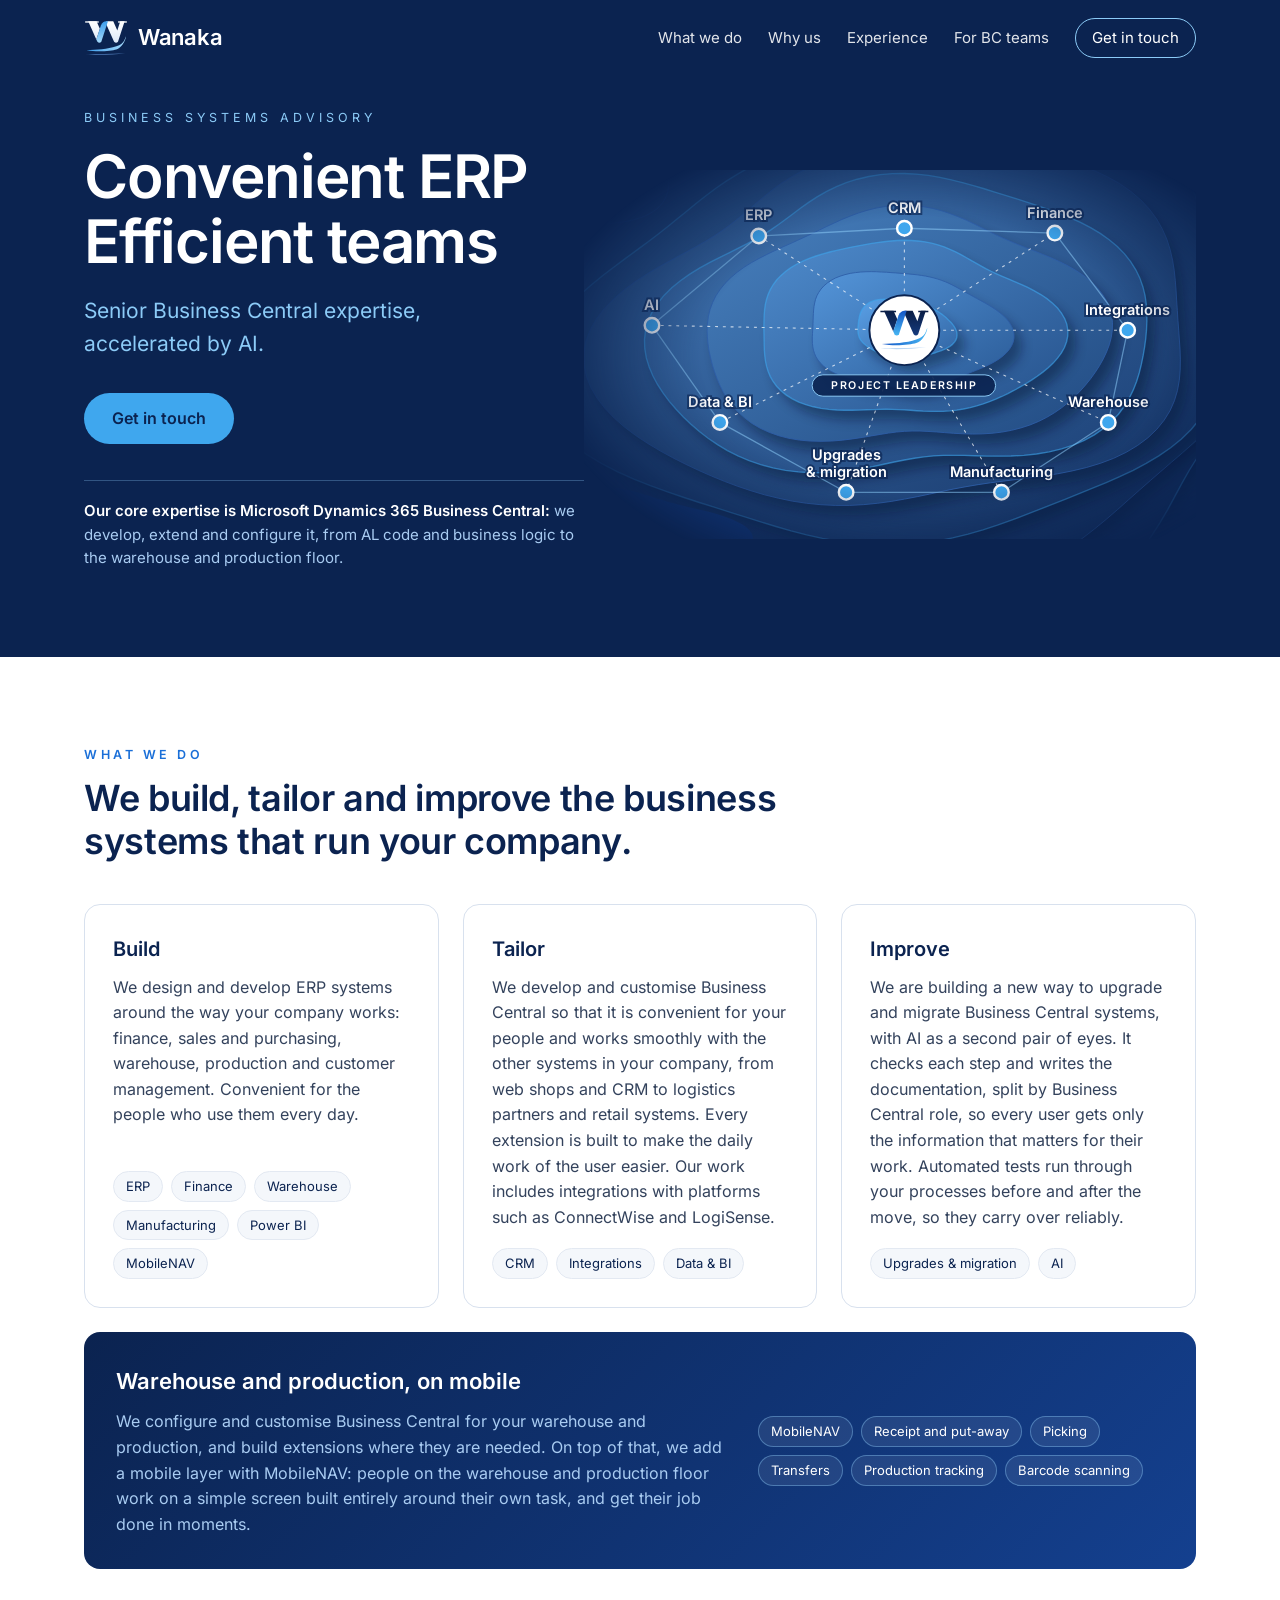
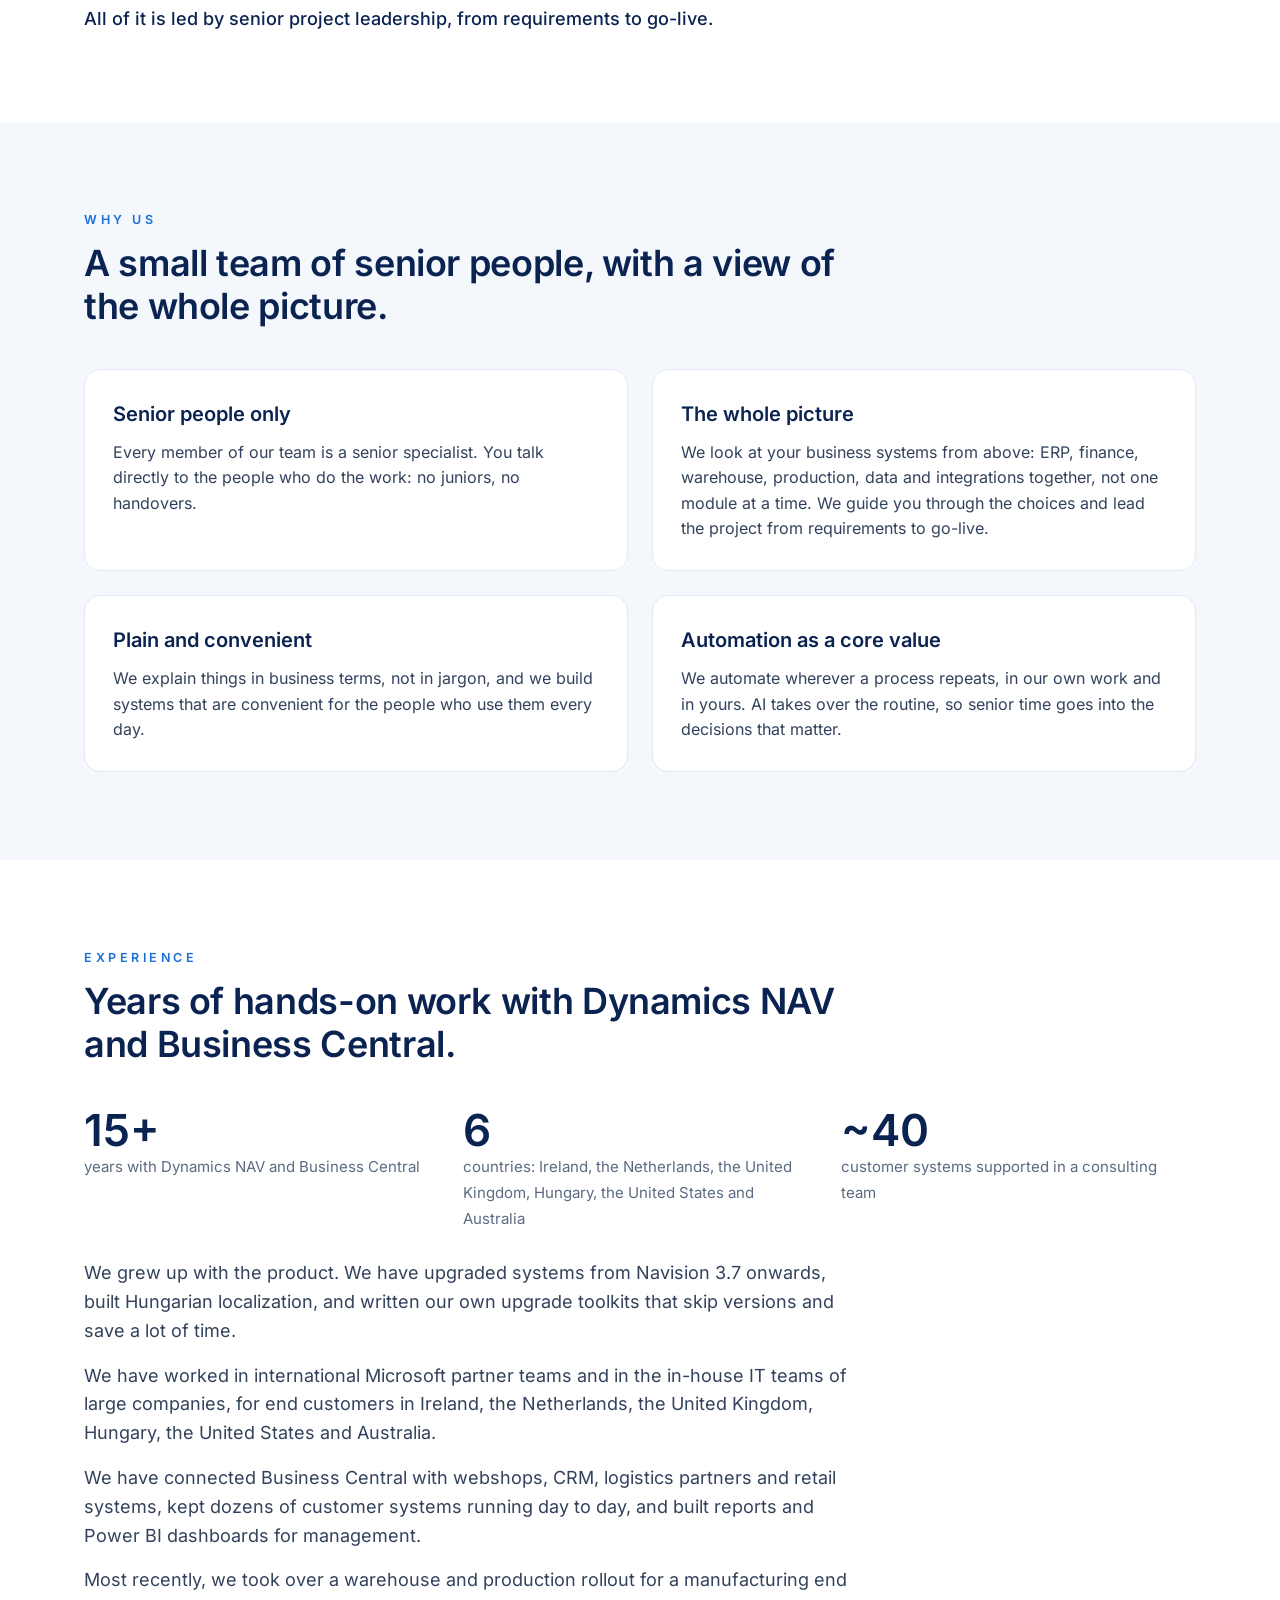
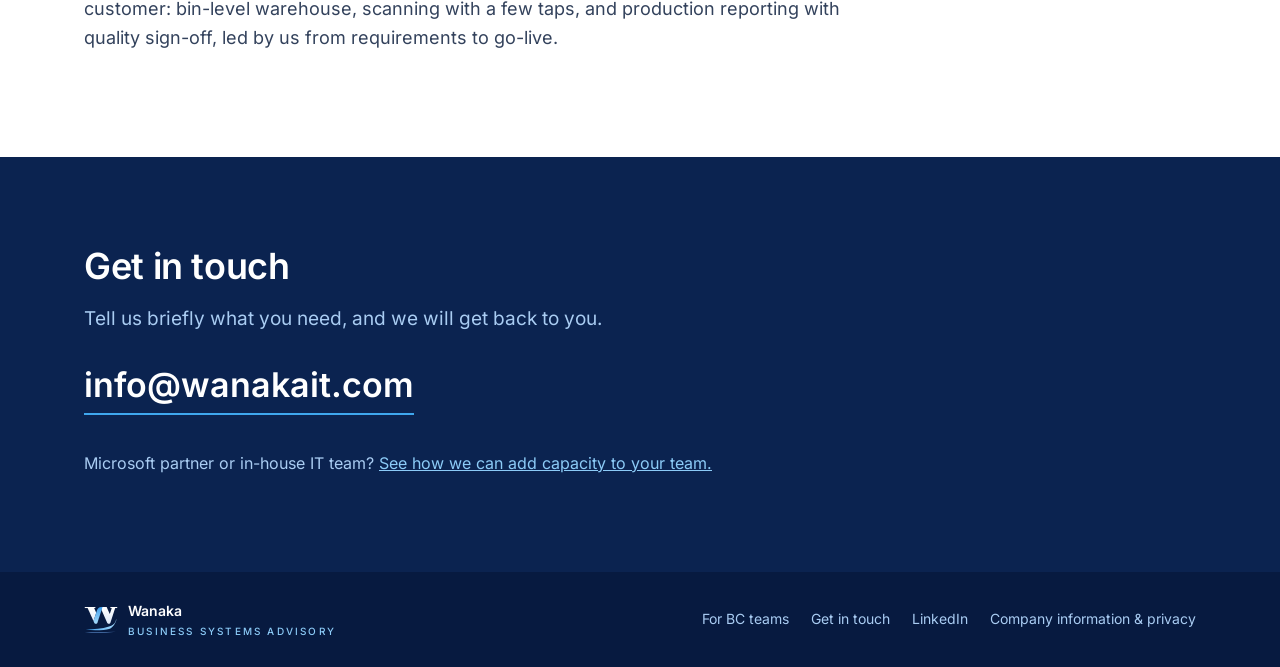
<file: index.html>
<!doctype html>
<html lang="en">
<head>
<meta charset="utf-8">
<meta name="viewport" content="width=device-width, initial-scale=1">
<title>Wanaka Â· Business Systems Advisory</title>
<meta name="description" content="A small team of senior Business Central and ERP specialists. Convenient ERP, efficient teams.">
<link rel="icon" href="assets/favicon.svg" type="image/svg+xml">
<link rel="stylesheet" href="style.css">
</head>
<body>

<header class="hero">
  <nav class="nav wrap">
    <a class="brand" href="index.html"><img src="assets/logo-mark-reverse.svg" alt="" width="44" height="36">Wanaka</a>
    <div class="links">
      <a href="#what">What we do</a>
      <a href="#why">Why us</a>
      <a href="#experience">Experience</a>
      <a href="partners.html">For BC teams</a>
      <a class="pill" href="#contact">Get in touch</a>
    </div>
  </nav>
  <div class="hero-grid wrap">
    <div class="hero-text">
      <p class="eyebrow">Business Systems Advisory</p>
      <h1>Convenient ERP<br>Efficient teams</h1>
      <p class="sub">Senior Business Central expertise,<br>accelerated by AI.</p>
      <a class="btn" href="#contact">Get in touch</a>
      <p class="core"><b>Our core expertise is Microsoft Dynamics 365 Business Central:</b> we develop, extend and
      configure it, from AL code and business logic to the warehouse and production floor.</p>
    </div>
    <div class="hero-map"><!-- map:start --><svg class="map" viewBox="470 40 630 380" role="img" aria-label="Map of business areas: ERP, CRM, Finance, Integrations, Warehouse, Manufacturing, Upgrades and migration, Data and BI, AI"><defs><filter id="h5blur" x="-15%" y="-15%" width="130%" height="130%"><feGaussianBlur stdDeviation="6"/></filter><linearGradient id="h5g9" x1="0" y1="0" x2="1" y2="1"><stop offset="0" stop-color="#2C5181"/><stop offset="1" stop-color="#0B2451"/></linearGradient><linearGradient id="h5g8" x1="0" y1="0" x2="1" y2="1"><stop offset="0" stop-color="#2F5688"/><stop offset="1" stop-color="#0E2856"/></linearGradient><linearGradient id="h5g7" x1="0" y1="0" x2="1" y2="1"><stop offset="0" stop-color="#345E92"/><stop offset="1" stop-color="#112E5E"/></linearGradient><linearGradient id="h5g6" x1="0" y1="0" x2="1" y2="1"><stop offset="0" stop-color="#38669C"/><stop offset="1" stop-color="#153466"/></linearGradient><linearGradient id="h5g5" x1="0" y1="0" x2="1" y2="1"><stop offset="0" stop-color="#3E6EA7"/><stop offset="1" stop-color="#193B6F"/></linearGradient><linearGradient id="h5g4" x1="0" y1="0" x2="1" y2="1"><stop offset="0" stop-color="#4377B3"/><stop offset="1" stop-color="#1D4278"/></linearGradient><linearGradient id="h5g3" x1="0" y1="0" x2="1" y2="1"><stop offset="0" stop-color="#4881BF"/><stop offset="1" stop-color="#214A81"/></linearGradient><linearGradient id="h5g2" x1="0" y1="0" x2="1" y2="1"><stop offset="0" stop-color="#4E8BCC"/><stop offset="1" stop-color="#26528C"/></linearGradient><linearGradient id="h5g1" x1="0" y1="0" x2="1" y2="1"><stop offset="0" stop-color="#5495D9"/><stop offset="1" stop-color="#2A5A96"/></linearGradient><linearGradient id="h5g0" x1="0" y1="0" x2="1" y2="1"><stop offset="0" stop-color="#5AA0E6"/><stop offset="1" stop-color="#2F62A0"/></linearGradient></defs><path d="M1237.2,205.0 L1224.7,220.1 L1211.6,234.4 L1198.6,247.9 L1186.2,260.8 L1174.6,273.3 L1164.3,285.5 L1155.4,297.8 L1147.9,310.3 L1141.7,323.4 L1136.4,337.1 L1131.8,351.5 L1127.4,366.7 L1122.6,382.6 L1117.1,399.1 L1110.2,416.0 L1101.8,432.9 L1091.3,449.6 L1078.6,465.8 L1063.6,481.1 L1046.4,495.2 L1027.0,508.0 L1005.7,519.2 L982.8,528.8 L958.5,536.7 L933.2,542.9 L907.1,547.6 L880.6,550.9 L853.8,552.9 L826.9,553.8 L800.0,553.8 L773.2,553.1 L746.4,551.6 L719.8,549.4 L693.2,546.6 L666.8,543.0 L640.6,538.6 L614.7,533.2 L589.3,526.7 L564.7,519.1 L541.0,510.1 L518.5,499.8 L497.5,488.1 L478.2,475.2 L460.9,461.1 L445.6,446.0 L432.4,430.1 L421.2,413.6 L411.8,396.8 L404.1,379.8 L397.7,362.9 L392.4,346.2 L387.7,329.8 L383.3,313.8 L378.9,298.0 L374.4,282.6 L369.6,267.2 L364.4,251.9 L359.2,236.5 L353.9,220.9 L349.0,205.0 L344.9,188.8 L341.9,172.3 L340.4,155.5 L340.8,138.6 L343.5,121.8 L348.7,105.3 L356.5,89.2 L366.8,73.8 L379.6,59.3 L394.6,45.8 L411.4,33.4 L429.7,22.1 L449.1,11.8 L469.2,2.5 L489.5,-6.1 L509.8,-14.2 L529.7,-21.9 L549.3,-29.6 L568.4,-37.5 L587.2,-45.6 L605.7,-54.2 L624.3,-63.3 L643.2,-72.8 L662.6,-82.6 L682.8,-92.5 L703.9,-102.3 L726.2,-111.7 L749.7,-120.3 L774.3,-127.9 L800.0,-134.2 L826.5,-138.9 L853.6,-141.9 L881.1,-143.1 L908.6,-142.3 L935.9,-139.8 L962.7,-135.5 L988.9,-129.7 L1014.4,-122.4 L1039.0,-113.9 L1062.7,-104.4 L1085.5,-93.9 L1107.4,-82.8 L1128.6,-70.9 L1148.9,-58.5 L1168.4,-45.5 L1186.9,-31.9 L1204.3,-17.6 L1220.4,-2.7 L1235.0,12.9 L1247.8,29.2 L1258.5,46.2 L1266.7,63.7 L1272.3,81.7 L1275.2,100.0 L1275.1,118.4 L1272.3,136.7 L1266.7,154.7 L1258.8,172.2 L1248.8,189.0 Z" transform="translate(8,10)" fill="#040F26" opacity="0.4" filter="url(#h5blur)"/><path d="M1237.2,205.0 L1224.7,220.1 L1211.6,234.4 L1198.6,247.9 L1186.2,260.8 L1174.6,273.3 L1164.3,285.5 L1155.4,297.8 L1147.9,310.3 L1141.7,323.4 L1136.4,337.1 L1131.8,351.5 L1127.4,366.7 L1122.6,382.6 L1117.1,399.1 L1110.2,416.0 L1101.8,432.9 L1091.3,449.6 L1078.6,465.8 L1063.6,481.1 L1046.4,495.2 L1027.0,508.0 L1005.7,519.2 L982.8,528.8 L958.5,536.7 L933.2,542.9 L907.1,547.6 L880.6,550.9 L853.8,552.9 L826.9,553.8 L800.0,553.8 L773.2,553.1 L746.4,551.6 L719.8,549.4 L693.2,546.6 L666.8,543.0 L640.6,538.6 L614.7,533.2 L589.3,526.7 L564.7,519.1 L541.0,510.1 L518.5,499.8 L497.5,488.1 L478.2,475.2 L460.9,461.1 L445.6,446.0 L432.4,430.1 L421.2,413.6 L411.8,396.8 L404.1,379.8 L397.7,362.9 L392.4,346.2 L387.7,329.8 L383.3,313.8 L378.9,298.0 L374.4,282.6 L369.6,267.2 L364.4,251.9 L359.2,236.5 L353.9,220.9 L349.0,205.0 L344.9,188.8 L341.9,172.3 L340.4,155.5 L340.8,138.6 L343.5,121.8 L348.7,105.3 L356.5,89.2 L366.8,73.8 L379.6,59.3 L394.6,45.8 L411.4,33.4 L429.7,22.1 L449.1,11.8 L469.2,2.5 L489.5,-6.1 L509.8,-14.2 L529.7,-21.9 L549.3,-29.6 L568.4,-37.5 L587.2,-45.6 L605.7,-54.2 L624.3,-63.3 L643.2,-72.8 L662.6,-82.6 L682.8,-92.5 L703.9,-102.3 L726.2,-111.7 L749.7,-120.3 L774.3,-127.9 L800.0,-134.2 L826.5,-138.9 L853.6,-141.9 L881.1,-143.1 L908.6,-142.3 L935.9,-139.8 L962.7,-135.5 L988.9,-129.7 L1014.4,-122.4 L1039.0,-113.9 L1062.7,-104.4 L1085.5,-93.9 L1107.4,-82.8 L1128.6,-70.9 L1148.9,-58.5 L1168.4,-45.5 L1186.9,-31.9 L1204.3,-17.6 L1220.4,-2.7 L1235.0,12.9 L1247.8,29.2 L1258.5,46.2 L1266.7,63.7 L1272.3,81.7 L1275.2,100.0 L1275.1,118.4 L1272.3,136.7 L1266.7,154.7 L1258.8,172.2 L1248.8,189.0 Z" fill="url(#h5g9)"/><path d="M1237.2,205.0 L1224.7,220.1 L1211.6,234.4 L1198.6,247.9 L1186.2,260.8 L1174.6,273.3 L1164.3,285.5 L1155.4,297.8 L1147.9,310.3 L1141.7,323.4 L1136.4,337.1 L1131.8,351.5 L1127.4,366.7 L1122.6,382.6 L1117.1,399.1 L1110.2,416.0 L1101.8,432.9 L1091.3,449.6 L1078.6,465.8 L1063.6,481.1 L1046.4,495.2 L1027.0,508.0 L1005.7,519.2 L982.8,528.8 L958.5,536.7 L933.2,542.9 L907.1,547.6 L880.6,550.9 L853.8,552.9 L826.9,553.8 L800.0,553.8 L773.2,553.1 L746.4,551.6 L719.8,549.4 L693.2,546.6 L666.8,543.0 L640.6,538.6 L614.7,533.2 L589.3,526.7 L564.7,519.1 L541.0,510.1 L518.5,499.8 L497.5,488.1 L478.2,475.2 L460.9,461.1 L445.6,446.0 L432.4,430.1 L421.2,413.6 L411.8,396.8 L404.1,379.8 L397.7,362.9 L392.4,346.2 L387.7,329.8 L383.3,313.8 L378.9,298.0 L374.4,282.6 L369.6,267.2 L364.4,251.9 L359.2,236.5 L353.9,220.9 L349.0,205.0 L344.9,188.8 L341.9,172.3 L340.4,155.5 L340.8,138.6 L343.5,121.8 L348.7,105.3 L356.5,89.2 L366.8,73.8 L379.6,59.3 L394.6,45.8 L411.4,33.4 L429.7,22.1 L449.1,11.8 L469.2,2.5 L489.5,-6.1 L509.8,-14.2 L529.7,-21.9 L549.3,-29.6 L568.4,-37.5 L587.2,-45.6 L605.7,-54.2 L624.3,-63.3 L643.2,-72.8 L662.6,-82.6 L682.8,-92.5 L703.9,-102.3 L726.2,-111.7 L749.7,-120.3 L774.3,-127.9 L800.0,-134.2 L826.5,-138.9 L853.6,-141.9 L881.1,-143.1 L908.6,-142.3 L935.9,-139.8 L962.7,-135.5 L988.9,-129.7 L1014.4,-122.4 L1039.0,-113.9 L1062.7,-104.4 L1085.5,-93.9 L1107.4,-82.8 L1128.6,-70.9 L1148.9,-58.5 L1168.4,-45.5 L1186.9,-31.9 L1204.3,-17.6 L1220.4,-2.7 L1235.0,12.9 L1247.8,29.2 L1258.5,46.2 L1266.7,63.7 L1272.3,81.7 L1275.2,100.0 L1275.1,118.4 L1272.3,136.7 L1266.7,154.7 L1258.8,172.2 L1248.8,189.0 Z" fill="none" stroke="#2E5FA8" stroke-width="1" opacity="0.9"/><path d="M1207.3,205.0 L1199.7,219.2 L1190.7,232.9 L1180.7,246.0 L1170.0,258.5 L1159.0,270.4 L1148.0,281.9 L1137.2,293.0 L1127.0,304.0 L1117.5,315.0 L1108.7,326.2 L1100.7,337.8 L1093.2,349.8 L1086.0,362.5 L1078.9,375.7 L1071.4,389.5 L1063.1,403.7 L1053.8,418.1 L1043.1,432.5 L1030.7,446.6 L1016.5,460.0 L1000.5,472.5 L982.5,483.8 L962.9,493.5 L941.7,501.5 L919.3,507.8 L896.0,512.2 L872.1,514.7 L848.0,515.6 L823.9,515.0 L800.0,513.0 L776.5,510.0 L753.4,506.2 L730.9,501.8 L708.7,497.0 L686.9,492.0 L665.3,486.9 L643.8,481.7 L622.3,476.4 L600.9,470.8 L579.4,464.8 L558.0,458.4 L536.9,451.3 L516.2,443.3 L496.2,434.4 L477.2,424.5 L459.5,413.5 L443.3,401.4 L428.9,388.3 L416.4,374.4 L405.8,359.7 L397.3,344.5 L390.7,328.9 L385.8,313.1 L382.5,297.2 L380.5,281.4 L379.6,265.8 L379.5,250.3 L380.0,235.0 L380.9,219.9 L382.3,205.0 L384.0,190.2 L386.1,175.4 L388.9,160.7 L392.4,146.1 L396.9,131.6 L402.6,117.2 L409.8,103.2 L418.6,89.5 L429.1,76.5 L441.3,64.2 L455.2,52.7 L470.6,42.3 L487.3,32.8 L505.0,24.4 L523.4,16.9 L542.2,10.3 L561.1,4.4 L579.9,-1.0 L598.3,-6.2 L616.2,-11.5 L633.7,-16.9 L650.8,-22.9 L667.7,-29.4 L684.5,-36.7 L701.7,-44.6 L719.3,-53.1 L737.8,-62.0 L757.3,-71.2 L778.0,-80.2 L800.0,-88.8 L823.2,-96.5 L847.6,-103.1 L873.0,-108.2 L898.9,-111.6 L925.3,-112.9 L951.5,-112.1 L977.4,-109.2 L1002.5,-104.2 L1026.4,-97.2 L1049.1,-88.3 L1070.2,-77.9 L1089.6,-66.1 L1107.5,-53.2 L1123.7,-39.5 L1138.4,-25.1 L1151.8,-10.4 L1163.8,4.7 L1174.7,19.9 L1184.6,35.2 L1193.4,50.6 L1201.1,66.0 L1207.8,81.5 L1213.3,97.1 L1217.4,112.8 L1220.0,128.5 L1221.0,144.2 L1220.2,159.7 L1217.7,175.1 L1213.3,190.3 Z" transform="translate(8,10)" fill="#040F26" opacity="0.4" filter="url(#h5blur)"/><path d="M1207.3,205.0 L1199.7,219.2 L1190.7,232.9 L1180.7,246.0 L1170.0,258.5 L1159.0,270.4 L1148.0,281.9 L1137.2,293.0 L1127.0,304.0 L1117.5,315.0 L1108.7,326.2 L1100.7,337.8 L1093.2,349.8 L1086.0,362.5 L1078.9,375.7 L1071.4,389.5 L1063.1,403.7 L1053.8,418.1 L1043.1,432.5 L1030.7,446.6 L1016.5,460.0 L1000.5,472.5 L982.5,483.8 L962.9,493.5 L941.7,501.5 L919.3,507.8 L896.0,512.2 L872.1,514.7 L848.0,515.6 L823.9,515.0 L800.0,513.0 L776.5,510.0 L753.4,506.2 L730.9,501.8 L708.7,497.0 L686.9,492.0 L665.3,486.9 L643.8,481.7 L622.3,476.4 L600.9,470.8 L579.4,464.8 L558.0,458.4 L536.9,451.3 L516.2,443.3 L496.2,434.4 L477.2,424.5 L459.5,413.5 L443.3,401.4 L428.9,388.3 L416.4,374.4 L405.8,359.7 L397.3,344.5 L390.7,328.9 L385.8,313.1 L382.5,297.2 L380.5,281.4 L379.6,265.8 L379.5,250.3 L380.0,235.0 L380.9,219.9 L382.3,205.0 L384.0,190.2 L386.1,175.4 L388.9,160.7 L392.4,146.1 L396.9,131.6 L402.6,117.2 L409.8,103.2 L418.6,89.5 L429.1,76.5 L441.3,64.2 L455.2,52.7 L470.6,42.3 L487.3,32.8 L505.0,24.4 L523.4,16.9 L542.2,10.3 L561.1,4.4 L579.9,-1.0 L598.3,-6.2 L616.2,-11.5 L633.7,-16.9 L650.8,-22.9 L667.7,-29.4 L684.5,-36.7 L701.7,-44.6 L719.3,-53.1 L737.8,-62.0 L757.3,-71.2 L778.0,-80.2 L800.0,-88.8 L823.2,-96.5 L847.6,-103.1 L873.0,-108.2 L898.9,-111.6 L925.3,-112.9 L951.5,-112.1 L977.4,-109.2 L1002.5,-104.2 L1026.4,-97.2 L1049.1,-88.3 L1070.2,-77.9 L1089.6,-66.1 L1107.5,-53.2 L1123.7,-39.5 L1138.4,-25.1 L1151.8,-10.4 L1163.8,4.7 L1174.7,19.9 L1184.6,35.2 L1193.4,50.6 L1201.1,66.0 L1207.8,81.5 L1213.3,97.1 L1217.4,112.8 L1220.0,128.5 L1221.0,144.2 L1220.2,159.7 L1217.7,175.1 L1213.3,190.3 Z" fill="url(#h5g8)"/><path d="M1207.3,205.0 L1199.7,219.2 L1190.7,232.9 L1180.7,246.0 L1170.0,258.5 L1159.0,270.4 L1148.0,281.9 L1137.2,293.0 L1127.0,304.0 L1117.5,315.0 L1108.7,326.2 L1100.7,337.8 L1093.2,349.8 L1086.0,362.5 L1078.9,375.7 L1071.4,389.5 L1063.1,403.7 L1053.8,418.1 L1043.1,432.5 L1030.7,446.6 L1016.5,460.0 L1000.5,472.5 L982.5,483.8 L962.9,493.5 L941.7,501.5 L919.3,507.8 L896.0,512.2 L872.1,514.7 L848.0,515.6 L823.9,515.0 L800.0,513.0 L776.5,510.0 L753.4,506.2 L730.9,501.8 L708.7,497.0 L686.9,492.0 L665.3,486.9 L643.8,481.7 L622.3,476.4 L600.9,470.8 L579.4,464.8 L558.0,458.4 L536.9,451.3 L516.2,443.3 L496.2,434.4 L477.2,424.5 L459.5,413.5 L443.3,401.4 L428.9,388.3 L416.4,374.4 L405.8,359.7 L397.3,344.5 L390.7,328.9 L385.8,313.1 L382.5,297.2 L380.5,281.4 L379.6,265.8 L379.5,250.3 L380.0,235.0 L380.9,219.9 L382.3,205.0 L384.0,190.2 L386.1,175.4 L388.9,160.7 L392.4,146.1 L396.9,131.6 L402.6,117.2 L409.8,103.2 L418.6,89.5 L429.1,76.5 L441.3,64.2 L455.2,52.7 L470.6,42.3 L487.3,32.8 L505.0,24.4 L523.4,16.9 L542.2,10.3 L561.1,4.4 L579.9,-1.0 L598.3,-6.2 L616.2,-11.5 L633.7,-16.9 L650.8,-22.9 L667.7,-29.4 L684.5,-36.7 L701.7,-44.6 L719.3,-53.1 L737.8,-62.0 L757.3,-71.2 L778.0,-80.2 L800.0,-88.8 L823.2,-96.5 L847.6,-103.1 L873.0,-108.2 L898.9,-111.6 L925.3,-112.9 L951.5,-112.1 L977.4,-109.2 L1002.5,-104.2 L1026.4,-97.2 L1049.1,-88.3 L1070.2,-77.9 L1089.6,-66.1 L1107.5,-53.2 L1123.7,-39.5 L1138.4,-25.1 L1151.8,-10.4 L1163.8,4.7 L1174.7,19.9 L1184.6,35.2 L1193.4,50.6 L1201.1,66.0 L1207.8,81.5 L1213.3,97.1 L1217.4,112.8 L1220.0,128.5 L1221.0,144.2 L1220.2,159.7 L1217.7,175.1 L1213.3,190.3 Z" fill="none" stroke="#3FA7EE" stroke-width="1.4" opacity="0.6"/><path d="M1166.9,205.0 L1165.2,218.0 L1162.3,230.9 L1158.0,243.6 L1152.5,255.9 L1145.6,268.0 L1137.6,279.6 L1128.5,290.7 L1118.6,301.5 L1108.2,311.8 L1097.3,321.7 L1086.3,331.4 L1075.2,341.0 L1064.2,350.5 L1053.2,360.0 L1042.2,369.7 L1031.1,379.5 L1019.8,389.6 L1008.1,399.7 L995.7,409.9 L982.6,420.0 L968.4,429.8 L953.2,439.1 L936.9,447.6 L919.5,455.1 L901.1,461.5 L881.7,466.5 L861.7,470.1 L841.3,472.1 L820.6,472.7 L800.0,471.9 L779.6,469.7 L759.6,466.5 L740.0,462.5 L721.0,457.7 L702.4,452.6 L684.3,447.2 L666.3,441.8 L648.4,436.5 L630.5,431.2 L612.3,426.0 L593.8,420.9 L574.9,415.6 L555.7,410.1 L536.3,404.1 L516.9,397.5 L497.7,390.1 L479.2,381.7 L461.5,372.2 L445.3,361.6 L430.7,350.0 L418.1,337.3 L407.8,323.8 L399.9,309.4 L394.5,294.6 L391.6,279.4 L391.0,264.1 L392.6,248.9 L396.1,233.9 L401.2,219.2 L407.5,205.0 L414.8,191.3 L422.8,178.0 L431.2,165.3 L439.9,152.9 L448.7,141.0 L457.7,129.4 L466.9,118.1 L476.3,107.0 L486.1,96.3 L496.4,85.8 L507.4,75.8 L519.0,66.2 L531.4,57.1 L544.6,48.6 L558.5,40.8 L573.1,33.6 L588.2,27.1 L603.7,21.3 L619.5,15.9 L635.3,11.0 L651.1,6.3 L666.9,1.8 L682.6,-2.9 L698.3,-7.8 L714.1,-13.1 L730.0,-18.8 L746.4,-25.0 L763.4,-31.6 L781.2,-38.4 L800.0,-45.4 L819.8,-52.2 L840.7,-58.5 L862.7,-64.2 L885.6,-68.7 L909.1,-71.9 L933.1,-73.5 L957.1,-73.2 L980.7,-71.0 L1003.6,-66.7 L1025.4,-60.5 L1045.7,-52.3 L1064.3,-42.3 L1080.9,-30.9 L1095.5,-18.1 L1108.0,-4.5 L1118.6,9.9 L1127.5,24.7 L1134.7,39.6 L1140.7,54.6 L1145.6,69.3 L1149.7,83.8 L1153.3,98.0 L1156.4,112.0 L1159.3,125.6 L1161.8,139.1 L1164.1,152.4 L1165.8,165.6 L1167.0,178.8 L1167.4,191.9 Z" transform="translate(8,10)" fill="#040F26" opacity="0.4" filter="url(#h5blur)"/><path d="M1166.9,205.0 L1165.2,218.0 L1162.3,230.9 L1158.0,243.6 L1152.5,255.9 L1145.6,268.0 L1137.6,279.6 L1128.5,290.7 L1118.6,301.5 L1108.2,311.8 L1097.3,321.7 L1086.3,331.4 L1075.2,341.0 L1064.2,350.5 L1053.2,360.0 L1042.2,369.7 L1031.1,379.5 L1019.8,389.6 L1008.1,399.7 L995.7,409.9 L982.6,420.0 L968.4,429.8 L953.2,439.1 L936.9,447.6 L919.5,455.1 L901.1,461.5 L881.7,466.5 L861.7,470.1 L841.3,472.1 L820.6,472.7 L800.0,471.9 L779.6,469.7 L759.6,466.5 L740.0,462.5 L721.0,457.7 L702.4,452.6 L684.3,447.2 L666.3,441.8 L648.4,436.5 L630.5,431.2 L612.3,426.0 L593.8,420.9 L574.9,415.6 L555.7,410.1 L536.3,404.1 L516.9,397.5 L497.7,390.1 L479.2,381.7 L461.5,372.2 L445.3,361.6 L430.7,350.0 L418.1,337.3 L407.8,323.8 L399.9,309.4 L394.5,294.6 L391.6,279.4 L391.0,264.1 L392.6,248.9 L396.1,233.9 L401.2,219.2 L407.5,205.0 L414.8,191.3 L422.8,178.0 L431.2,165.3 L439.9,152.9 L448.7,141.0 L457.7,129.4 L466.9,118.1 L476.3,107.0 L486.1,96.3 L496.4,85.8 L507.4,75.8 L519.0,66.2 L531.4,57.1 L544.6,48.6 L558.5,40.8 L573.1,33.6 L588.2,27.1 L603.7,21.3 L619.5,15.9 L635.3,11.0 L651.1,6.3 L666.9,1.8 L682.6,-2.9 L698.3,-7.8 L714.1,-13.1 L730.0,-18.8 L746.4,-25.0 L763.4,-31.6 L781.2,-38.4 L800.0,-45.4 L819.8,-52.2 L840.7,-58.5 L862.7,-64.2 L885.6,-68.7 L909.1,-71.9 L933.1,-73.5 L957.1,-73.2 L980.7,-71.0 L1003.6,-66.7 L1025.4,-60.5 L1045.7,-52.3 L1064.3,-42.3 L1080.9,-30.9 L1095.5,-18.1 L1108.0,-4.5 L1118.6,9.9 L1127.5,24.7 L1134.7,39.6 L1140.7,54.6 L1145.6,69.3 L1149.7,83.8 L1153.3,98.0 L1156.4,112.0 L1159.3,125.6 L1161.8,139.1 L1164.1,152.4 L1165.8,165.6 L1167.0,178.8 L1167.4,191.9 Z" fill="url(#h5g7)"/><path d="M1166.9,205.0 L1165.2,218.0 L1162.3,230.9 L1158.0,243.6 L1152.5,255.9 L1145.6,268.0 L1137.6,279.6 L1128.5,290.7 L1118.6,301.5 L1108.2,311.8 L1097.3,321.7 L1086.3,331.4 L1075.2,341.0 L1064.2,350.5 L1053.2,360.0 L1042.2,369.7 L1031.1,379.5 L1019.8,389.6 L1008.1,399.7 L995.7,409.9 L982.6,420.0 L968.4,429.8 L953.2,439.1 L936.9,447.6 L919.5,455.1 L901.1,461.5 L881.7,466.5 L861.7,470.1 L841.3,472.1 L820.6,472.7 L800.0,471.9 L779.6,469.7 L759.6,466.5 L740.0,462.5 L721.0,457.7 L702.4,452.6 L684.3,447.2 L666.3,441.8 L648.4,436.5 L630.5,431.2 L612.3,426.0 L593.8,420.9 L574.9,415.6 L555.7,410.1 L536.3,404.1 L516.9,397.5 L497.7,390.1 L479.2,381.7 L461.5,372.2 L445.3,361.6 L430.7,350.0 L418.1,337.3 L407.8,323.8 L399.9,309.4 L394.5,294.6 L391.6,279.4 L391.0,264.1 L392.6,248.9 L396.1,233.9 L401.2,219.2 L407.5,205.0 L414.8,191.3 L422.8,178.0 L431.2,165.3 L439.9,152.9 L448.7,141.0 L457.7,129.4 L466.9,118.1 L476.3,107.0 L486.1,96.3 L496.4,85.8 L507.4,75.8 L519.0,66.2 L531.4,57.1 L544.6,48.6 L558.5,40.8 L573.1,33.6 L588.2,27.1 L603.7,21.3 L619.5,15.9 L635.3,11.0 L651.1,6.3 L666.9,1.8 L682.6,-2.9 L698.3,-7.8 L714.1,-13.1 L730.0,-18.8 L746.4,-25.0 L763.4,-31.6 L781.2,-38.4 L800.0,-45.4 L819.8,-52.2 L840.7,-58.5 L862.7,-64.2 L885.6,-68.7 L909.1,-71.9 L933.1,-73.5 L957.1,-73.2 L980.7,-71.0 L1003.6,-66.7 L1025.4,-60.5 L1045.7,-52.3 L1064.3,-42.3 L1080.9,-30.9 L1095.5,-18.1 L1108.0,-4.5 L1118.6,9.9 L1127.5,24.7 L1134.7,39.6 L1140.7,54.6 L1145.6,69.3 L1149.7,83.8 L1153.3,98.0 L1156.4,112.0 L1159.3,125.6 L1161.8,139.1 L1164.1,152.4 L1165.8,165.6 L1167.0,178.8 L1167.4,191.9 Z" fill="none" stroke="#2E5FA8" stroke-width="1" opacity="0.9"/><path d="M1122.1,205.0 L1123.4,216.5 L1124.1,228.2 L1124.0,239.9 L1122.9,251.7 L1120.4,263.4 L1116.5,274.9 L1111.0,286.2 L1103.9,297.0 L1095.4,307.3 L1085.4,317.1 L1074.3,326.1 L1062.1,334.5 L1049.1,342.2 L1035.7,349.3 L1021.8,355.9 L1007.9,362.0 L993.9,367.8 L980.0,373.4 L966.1,379.0 L952.3,384.4 L938.5,389.9 L924.6,395.3 L910.4,400.6 L895.9,405.8 L881.0,410.6 L865.7,415.1 L849.8,419.0 L833.6,422.2 L816.9,424.6 L800.0,426.1 L782.9,426.6 L765.8,426.1 L748.8,424.7 L732.0,422.4 L715.5,419.4 L699.3,415.8 L683.3,411.7 L667.6,407.2 L652.0,402.5 L636.5,397.6 L620.8,392.7 L604.9,387.6 L588.7,382.5 L572.2,377.1 L555.3,371.4 L538.3,365.2 L521.3,358.4 L504.6,350.9 L488.4,342.6 L473.1,333.3 L459.2,323.1 L446.9,311.9 L436.6,299.9 L428.6,287.0 L423.2,273.7 L420.4,259.9 L420.4,245.9 L422.9,232.0 L427.8,218.3 L434.9,205.0 L443.8,192.3 L454.1,180.3 L465.4,169.0 L477.4,158.4 L489.7,148.5 L501.9,139.1 L513.8,130.3 L525.4,121.8 L536.4,113.7 L546.9,105.6 L557.0,97.7 L566.7,89.8 L576.4,81.9 L586.0,74.0 L595.9,66.2 L606.2,58.6 L616.9,51.2 L628.2,44.2 L640.1,37.5 L652.5,31.3 L665.6,25.6 L679.1,20.3 L693.1,15.6 L707.4,11.2 L722.0,7.1 L736.9,3.3 L752.2,-0.4 L767.7,-4.0 L783.6,-7.5 L800.0,-11.0 L816.9,-14.4 L834.4,-17.7 L852.6,-20.7 L871.4,-23.3 L890.7,-25.3 L910.6,-26.5 L930.8,-26.6 L951.0,-25.6 L971.0,-23.2 L990.5,-19.4 L1009.2,-14.1 L1026.7,-7.2 L1042.8,1.1 L1057.3,10.7 L1069.9,21.5 L1080.6,33.2 L1089.4,45.7 L1096.4,58.6 L1101.7,71.8 L1105.7,85.0 L1108.5,98.1 L1110.5,111.0 L1112.0,123.6 L1113.3,135.8 L1114.5,147.7 L1115.7,159.4 L1117.2,170.8 L1118.8,182.2 L1120.5,193.6 Z" transform="translate(8,10)" fill="#040F26" opacity="0.4" filter="url(#h5blur)"/><path d="M1122.1,205.0 L1123.4,216.5 L1124.1,228.2 L1124.0,239.9 L1122.9,251.7 L1120.4,263.4 L1116.5,274.9 L1111.0,286.2 L1103.9,297.0 L1095.4,307.3 L1085.4,317.1 L1074.3,326.1 L1062.1,334.5 L1049.1,342.2 L1035.7,349.3 L1021.8,355.9 L1007.9,362.0 L993.9,367.8 L980.0,373.4 L966.1,379.0 L952.3,384.4 L938.5,389.9 L924.6,395.3 L910.4,400.6 L895.9,405.8 L881.0,410.6 L865.7,415.1 L849.8,419.0 L833.6,422.2 L816.9,424.6 L800.0,426.1 L782.9,426.6 L765.8,426.1 L748.8,424.7 L732.0,422.4 L715.5,419.4 L699.3,415.8 L683.3,411.7 L667.6,407.2 L652.0,402.5 L636.5,397.6 L620.8,392.7 L604.9,387.6 L588.7,382.5 L572.2,377.1 L555.3,371.4 L538.3,365.2 L521.3,358.4 L504.6,350.9 L488.4,342.6 L473.1,333.3 L459.2,323.1 L446.9,311.9 L436.6,299.9 L428.6,287.0 L423.2,273.7 L420.4,259.9 L420.4,245.9 L422.9,232.0 L427.8,218.3 L434.9,205.0 L443.8,192.3 L454.1,180.3 L465.4,169.0 L477.4,158.4 L489.7,148.5 L501.9,139.1 L513.8,130.3 L525.4,121.8 L536.4,113.7 L546.9,105.6 L557.0,97.7 L566.7,89.8 L576.4,81.9 L586.0,74.0 L595.9,66.2 L606.2,58.6 L616.9,51.2 L628.2,44.2 L640.1,37.5 L652.5,31.3 L665.6,25.6 L679.1,20.3 L693.1,15.6 L707.4,11.2 L722.0,7.1 L736.9,3.3 L752.2,-0.4 L767.7,-4.0 L783.6,-7.5 L800.0,-11.0 L816.9,-14.4 L834.4,-17.7 L852.6,-20.7 L871.4,-23.3 L890.7,-25.3 L910.6,-26.5 L930.8,-26.6 L951.0,-25.6 L971.0,-23.2 L990.5,-19.4 L1009.2,-14.1 L1026.7,-7.2 L1042.8,1.1 L1057.3,10.7 L1069.9,21.5 L1080.6,33.2 L1089.4,45.7 L1096.4,58.6 L1101.7,71.8 L1105.7,85.0 L1108.5,98.1 L1110.5,111.0 L1112.0,123.6 L1113.3,135.8 L1114.5,147.7 L1115.7,159.4 L1117.2,170.8 L1118.8,182.2 L1120.5,193.6 Z" fill="url(#h5g6)"/><path d="M1122.1,205.0 L1123.4,216.5 L1124.1,228.2 L1124.0,239.9 L1122.9,251.7 L1120.4,263.4 L1116.5,274.9 L1111.0,286.2 L1103.9,297.0 L1095.4,307.3 L1085.4,317.1 L1074.3,326.1 L1062.1,334.5 L1049.1,342.2 L1035.7,349.3 L1021.8,355.9 L1007.9,362.0 L993.9,367.8 L980.0,373.4 L966.1,379.0 L952.3,384.4 L938.5,389.9 L924.6,395.3 L910.4,400.6 L895.9,405.8 L881.0,410.6 L865.7,415.1 L849.8,419.0 L833.6,422.2 L816.9,424.6 L800.0,426.1 L782.9,426.6 L765.8,426.1 L748.8,424.7 L732.0,422.4 L715.5,419.4 L699.3,415.8 L683.3,411.7 L667.6,407.2 L652.0,402.5 L636.5,397.6 L620.8,392.7 L604.9,387.6 L588.7,382.5 L572.2,377.1 L555.3,371.4 L538.3,365.2 L521.3,358.4 L504.6,350.9 L488.4,342.6 L473.1,333.3 L459.2,323.1 L446.9,311.9 L436.6,299.9 L428.6,287.0 L423.2,273.7 L420.4,259.9 L420.4,245.9 L422.9,232.0 L427.8,218.3 L434.9,205.0 L443.8,192.3 L454.1,180.3 L465.4,169.0 L477.4,158.4 L489.7,148.5 L501.9,139.1 L513.8,130.3 L525.4,121.8 L536.4,113.7 L546.9,105.6 L557.0,97.7 L566.7,89.8 L576.4,81.9 L586.0,74.0 L595.9,66.2 L606.2,58.6 L616.9,51.2 L628.2,44.2 L640.1,37.5 L652.5,31.3 L665.6,25.6 L679.1,20.3 L693.1,15.6 L707.4,11.2 L722.0,7.1 L736.9,3.3 L752.2,-0.4 L767.7,-4.0 L783.6,-7.5 L800.0,-11.0 L816.9,-14.4 L834.4,-17.7 L852.6,-20.7 L871.4,-23.3 L890.7,-25.3 L910.6,-26.5 L930.8,-26.6 L951.0,-25.6 L971.0,-23.2 L990.5,-19.4 L1009.2,-14.1 L1026.7,-7.2 L1042.8,1.1 L1057.3,10.7 L1069.9,21.5 L1080.6,33.2 L1089.4,45.7 L1096.4,58.6 L1101.7,71.8 L1105.7,85.0 L1108.5,98.1 L1110.5,111.0 L1112.0,123.6 L1113.3,135.8 L1114.5,147.7 L1115.7,159.4 L1117.2,170.8 L1118.8,182.2 L1120.5,193.6 Z" fill="none" stroke="#3FA7EE" stroke-width="1.4" opacity="0.6"/><path d="M1082.6,205.0 L1083.3,215.1 L1084.0,225.3 L1084.3,235.6 L1084.1,246.1 L1083.2,256.6 L1081.3,267.2 L1078.2,277.6 L1073.7,287.9 L1067.6,297.7 L1060.0,307.1 L1050.9,315.8 L1040.3,323.7 L1028.5,330.8 L1015.5,337.0 L1001.7,342.2 L987.4,346.5 L972.7,350.0 L958.0,352.9 L943.4,355.2 L929.1,357.1 L915.3,358.8 L901.8,360.5 L888.7,362.2 L876.0,364.1 L863.5,366.2 L851.1,368.5 L838.7,371.1 L826.1,373.8 L813.2,376.5 L800.0,379.0 L786.4,381.4 L772.4,383.3 L758.1,384.7 L743.6,385.5 L728.9,385.5 L714.1,384.8 L699.3,383.3 L684.7,381.1 L670.3,378.1 L656.0,374.6 L642.0,370.4 L628.2,365.8 L614.6,360.7 L601.2,355.2 L587.8,349.3 L574.5,343.0 L561.4,336.4 L548.4,329.3 L535.7,321.7 L523.4,313.6 L511.8,304.9 L501.1,295.5 L491.5,285.5 L483.4,275.0 L476.9,263.9 L472.4,252.3 L470.0,240.5 L469.8,228.6 L471.9,216.7 L476.2,205.0 L482.6,193.7 L490.8,182.9 L500.6,172.8 L511.6,163.3 L523.4,154.6 L535.8,146.6 L548.2,139.3 L560.5,132.5 L572.4,126.1 L583.6,120.0 L594.1,114.1 L603.9,108.1 L613.0,102.0 L621.6,95.7 L629.7,89.2 L637.7,82.5 L645.8,75.5 L654.1,68.5 L662.9,61.4 L672.2,54.5 L682.3,47.9 L693.1,41.8 L704.7,36.1 L716.9,31.2 L729.8,26.9 L743.2,23.4 L757.0,20.6 L771.2,18.5 L785.5,17.1 L800.0,16.2 L814.6,15.7 L829.3,15.7 L844.0,16.0 L858.9,16.5 L873.9,17.4 L889.1,18.5 L904.5,20.0 L919.9,21.8 L935.5,24.2 L951.0,27.2 L966.3,30.9 L981.2,35.4 L995.6,40.7 L1009.2,47.0 L1021.9,54.1 L1033.4,62.1 L1043.6,70.9 L1052.4,80.3 L1059.8,90.3 L1065.7,100.7 L1070.4,111.3 L1073.8,122.1 L1076.3,132.9 L1078.0,143.6 L1079.1,154.1 L1079.9,164.5 L1080.5,174.8 L1081.2,184.9 L1081.8,195.0 Z" transform="translate(8,10)" fill="#040F26" opacity="0.4" filter="url(#h5blur)"/><path d="M1082.6,205.0 L1083.3,215.1 L1084.0,225.3 L1084.3,235.6 L1084.1,246.1 L1083.2,256.6 L1081.3,267.2 L1078.2,277.6 L1073.7,287.9 L1067.6,297.7 L1060.0,307.1 L1050.9,315.8 L1040.3,323.7 L1028.5,330.8 L1015.5,337.0 L1001.7,342.2 L987.4,346.5 L972.7,350.0 L958.0,352.9 L943.4,355.2 L929.1,357.1 L915.3,358.8 L901.8,360.5 L888.7,362.2 L876.0,364.1 L863.5,366.2 L851.1,368.5 L838.7,371.1 L826.1,373.8 L813.2,376.5 L800.0,379.0 L786.4,381.4 L772.4,383.3 L758.1,384.7 L743.6,385.5 L728.9,385.5 L714.1,384.8 L699.3,383.3 L684.7,381.1 L670.3,378.1 L656.0,374.6 L642.0,370.4 L628.2,365.8 L614.6,360.7 L601.2,355.2 L587.8,349.3 L574.5,343.0 L561.4,336.4 L548.4,329.3 L535.7,321.7 L523.4,313.6 L511.8,304.9 L501.1,295.5 L491.5,285.5 L483.4,275.0 L476.9,263.9 L472.4,252.3 L470.0,240.5 L469.8,228.6 L471.9,216.7 L476.2,205.0 L482.6,193.7 L490.8,182.9 L500.6,172.8 L511.6,163.3 L523.4,154.6 L535.8,146.6 L548.2,139.3 L560.5,132.5 L572.4,126.1 L583.6,120.0 L594.1,114.1 L603.9,108.1 L613.0,102.0 L621.6,95.7 L629.7,89.2 L637.7,82.5 L645.8,75.5 L654.1,68.5 L662.9,61.4 L672.2,54.5 L682.3,47.9 L693.1,41.8 L704.7,36.1 L716.9,31.2 L729.8,26.9 L743.2,23.4 L757.0,20.6 L771.2,18.5 L785.5,17.1 L800.0,16.2 L814.6,15.7 L829.3,15.7 L844.0,16.0 L858.9,16.5 L873.9,17.4 L889.1,18.5 L904.5,20.0 L919.9,21.8 L935.5,24.2 L951.0,27.2 L966.3,30.9 L981.2,35.4 L995.6,40.7 L1009.2,47.0 L1021.9,54.1 L1033.4,62.1 L1043.6,70.9 L1052.4,80.3 L1059.8,90.3 L1065.7,100.7 L1070.4,111.3 L1073.8,122.1 L1076.3,132.9 L1078.0,143.6 L1079.1,154.1 L1079.9,164.5 L1080.5,174.8 L1081.2,184.9 L1081.8,195.0 Z" fill="url(#h5g5)"/><path d="M1082.6,205.0 L1083.3,215.1 L1084.0,225.3 L1084.3,235.6 L1084.1,246.1 L1083.2,256.6 L1081.3,267.2 L1078.2,277.6 L1073.7,287.9 L1067.6,297.7 L1060.0,307.1 L1050.9,315.8 L1040.3,323.7 L1028.5,330.8 L1015.5,337.0 L1001.7,342.2 L987.4,346.5 L972.7,350.0 L958.0,352.9 L943.4,355.2 L929.1,357.1 L915.3,358.8 L901.8,360.5 L888.7,362.2 L876.0,364.1 L863.5,366.2 L851.1,368.5 L838.7,371.1 L826.1,373.8 L813.2,376.5 L800.0,379.0 L786.4,381.4 L772.4,383.3 L758.1,384.7 L743.6,385.5 L728.9,385.5 L714.1,384.8 L699.3,383.3 L684.7,381.1 L670.3,378.1 L656.0,374.6 L642.0,370.4 L628.2,365.8 L614.6,360.7 L601.2,355.2 L587.8,349.3 L574.5,343.0 L561.4,336.4 L548.4,329.3 L535.7,321.7 L523.4,313.6 L511.8,304.9 L501.1,295.5 L491.5,285.5 L483.4,275.0 L476.9,263.9 L472.4,252.3 L470.0,240.5 L469.8,228.6 L471.9,216.7 L476.2,205.0 L482.6,193.7 L490.8,182.9 L500.6,172.8 L511.6,163.3 L523.4,154.6 L535.8,146.6 L548.2,139.3 L560.5,132.5 L572.4,126.1 L583.6,120.0 L594.1,114.1 L603.9,108.1 L613.0,102.0 L621.6,95.7 L629.7,89.2 L637.7,82.5 L645.8,75.5 L654.1,68.5 L662.9,61.4 L672.2,54.5 L682.3,47.9 L693.1,41.8 L704.7,36.1 L716.9,31.2 L729.8,26.9 L743.2,23.4 L757.0,20.6 L771.2,18.5 L785.5,17.1 L800.0,16.2 L814.6,15.7 L829.3,15.7 L844.0,16.0 L858.9,16.5 L873.9,17.4 L889.1,18.5 L904.5,20.0 L919.9,21.8 L935.5,24.2 L951.0,27.2 L966.3,30.9 L981.2,35.4 L995.6,40.7 L1009.2,47.0 L1021.9,54.1 L1033.4,62.1 L1043.6,70.9 L1052.4,80.3 L1059.8,90.3 L1065.7,100.7 L1070.4,111.3 L1073.8,122.1 L1076.3,132.9 L1078.0,143.6 L1079.1,154.1 L1079.9,164.5 L1080.5,174.8 L1081.2,184.9 L1081.8,195.0 Z" fill="none" stroke="#2E5FA8" stroke-width="1" opacity="0.9"/><path d="M1049.4,205.0 L1048.6,213.9 L1047.4,222.7 L1045.9,231.5 L1044.1,240.3 L1041.9,249.1 L1039.2,257.8 L1035.8,266.5 L1031.6,275.1 L1026.6,283.5 L1020.5,291.6 L1013.4,299.2 L1005.1,306.3 L995.7,312.8 L985.3,318.5 L974.0,323.3 L961.9,327.2 L949.2,330.3 L936.2,332.5 L923.1,333.9 L910.0,334.6 L897.3,334.8 L884.9,334.7 L873.0,334.3 L861.6,334.0 L850.8,333.9 L840.3,334.0 L830.2,334.5 L820.2,335.5 L810.2,336.9 L800.0,338.7 L789.5,340.8 L778.7,343.1 L767.3,345.5 L755.4,347.6 L743.0,349.5 L730.3,350.9 L717.2,351.7 L703.9,351.8 L690.6,351.0 L677.4,349.4 L664.5,346.9 L652.0,343.5 L640.0,339.4 L628.5,334.5 L617.7,329.0 L607.5,322.9 L597.8,316.3 L588.8,309.4 L580.2,302.0 L572.3,294.4 L564.8,286.5 L557.8,278.3 L551.5,269.9 L545.8,261.2 L541.0,252.2 L537.1,243.0 L534.2,233.6 L532.6,224.1 L532.3,214.5 L533.4,205.0 L536.0,195.6 L540.1,186.4 L545.6,177.6 L552.4,169.2 L560.4,161.3 L569.3,154.0 L578.9,147.3 L588.9,141.1 L599.2,135.4 L609.4,130.2 L619.4,125.3 L629.0,120.5 L638.2,115.9 L646.9,111.2 L655.0,106.4 L662.8,101.4 L670.4,96.2 L677.8,90.7 L685.4,85.0 L693.2,79.2 L701.4,73.4 L710.1,67.7 L719.5,62.3 L729.5,57.4 L740.1,53.1 L751.4,49.5 L763.1,46.7 L775.2,44.7 L787.6,43.7 L800.0,43.6 L812.4,44.2 L824.6,45.6 L836.7,47.6 L848.4,50.1 L859.9,53.0 L871.2,56.1 L882.2,59.3 L893.2,62.7 L904.1,66.1 L915.0,69.5 L926.1,73.0 L937.1,76.6 L948.3,80.5 L959.5,84.6 L970.5,89.0 L981.4,94.0 L991.8,99.4 L1001.8,105.3 L1011.0,111.8 L1019.4,118.9 L1026.8,126.4 L1033.1,134.4 L1038.4,142.8 L1042.6,151.4 L1045.7,160.2 L1047.9,169.2 L1049.2,178.2 L1049.8,187.1 L1049.8,196.1 Z" transform="translate(8,10)" fill="#040F26" opacity="0.4" filter="url(#h5blur)"/><path d="M1049.4,205.0 L1048.6,213.9 L1047.4,222.7 L1045.9,231.5 L1044.1,240.3 L1041.9,249.1 L1039.2,257.8 L1035.8,266.5 L1031.6,275.1 L1026.6,283.5 L1020.5,291.6 L1013.4,299.2 L1005.1,306.3 L995.7,312.8 L985.3,318.5 L974.0,323.3 L961.9,327.2 L949.2,330.3 L936.2,332.5 L923.1,333.9 L910.0,334.6 L897.3,334.8 L884.9,334.7 L873.0,334.3 L861.6,334.0 L850.8,333.9 L840.3,334.0 L830.2,334.5 L820.2,335.5 L810.2,336.9 L800.0,338.7 L789.5,340.8 L778.7,343.1 L767.3,345.5 L755.4,347.6 L743.0,349.5 L730.3,350.9 L717.2,351.7 L703.9,351.8 L690.6,351.0 L677.4,349.4 L664.5,346.9 L652.0,343.5 L640.0,339.4 L628.5,334.5 L617.7,329.0 L607.5,322.9 L597.8,316.3 L588.8,309.4 L580.2,302.0 L572.3,294.4 L564.8,286.5 L557.8,278.3 L551.5,269.9 L545.8,261.2 L541.0,252.2 L537.1,243.0 L534.2,233.6 L532.6,224.1 L532.3,214.5 L533.4,205.0 L536.0,195.6 L540.1,186.4 L545.6,177.6 L552.4,169.2 L560.4,161.3 L569.3,154.0 L578.9,147.3 L588.9,141.1 L599.2,135.4 L609.4,130.2 L619.4,125.3 L629.0,120.5 L638.2,115.9 L646.9,111.2 L655.0,106.4 L662.8,101.4 L670.4,96.2 L677.8,90.7 L685.4,85.0 L693.2,79.2 L701.4,73.4 L710.1,67.7 L719.5,62.3 L729.5,57.4 L740.1,53.1 L751.4,49.5 L763.1,46.7 L775.2,44.7 L787.6,43.7 L800.0,43.6 L812.4,44.2 L824.6,45.6 L836.7,47.6 L848.4,50.1 L859.9,53.0 L871.2,56.1 L882.2,59.3 L893.2,62.7 L904.1,66.1 L915.0,69.5 L926.1,73.0 L937.1,76.6 L948.3,80.5 L959.5,84.6 L970.5,89.0 L981.4,94.0 L991.8,99.4 L1001.8,105.3 L1011.0,111.8 L1019.4,118.9 L1026.8,126.4 L1033.1,134.4 L1038.4,142.8 L1042.6,151.4 L1045.7,160.2 L1047.9,169.2 L1049.2,178.2 L1049.8,187.1 L1049.8,196.1 Z" fill="url(#h5g4)"/><path d="M1049.4,205.0 L1048.6,213.9 L1047.4,222.7 L1045.9,231.5 L1044.1,240.3 L1041.9,249.1 L1039.2,257.8 L1035.8,266.5 L1031.6,275.1 L1026.6,283.5 L1020.5,291.6 L1013.4,299.2 L1005.1,306.3 L995.7,312.8 L985.3,318.5 L974.0,323.3 L961.9,327.2 L949.2,330.3 L936.2,332.5 L923.1,333.9 L910.0,334.6 L897.3,334.8 L884.9,334.7 L873.0,334.3 L861.6,334.0 L850.8,333.9 L840.3,334.0 L830.2,334.5 L820.2,335.5 L810.2,336.9 L800.0,338.7 L789.5,340.8 L778.7,343.1 L767.3,345.5 L755.4,347.6 L743.0,349.5 L730.3,350.9 L717.2,351.7 L703.9,351.8 L690.6,351.0 L677.4,349.4 L664.5,346.9 L652.0,343.5 L640.0,339.4 L628.5,334.5 L617.7,329.0 L607.5,322.9 L597.8,316.3 L588.8,309.4 L580.2,302.0 L572.3,294.4 L564.8,286.5 L557.8,278.3 L551.5,269.9 L545.8,261.2 L541.0,252.2 L537.1,243.0 L534.2,233.6 L532.6,224.1 L532.3,214.5 L533.4,205.0 L536.0,195.6 L540.1,186.4 L545.6,177.6 L552.4,169.2 L560.4,161.3 L569.3,154.0 L578.9,147.3 L588.9,141.1 L599.2,135.4 L609.4,130.2 L619.4,125.3 L629.0,120.5 L638.2,115.9 L646.9,111.2 L655.0,106.4 L662.8,101.4 L670.4,96.2 L677.8,90.7 L685.4,85.0 L693.2,79.2 L701.4,73.4 L710.1,67.7 L719.5,62.3 L729.5,57.4 L740.1,53.1 L751.4,49.5 L763.1,46.7 L775.2,44.7 L787.6,43.7 L800.0,43.6 L812.4,44.2 L824.6,45.6 L836.7,47.6 L848.4,50.1 L859.9,53.0 L871.2,56.1 L882.2,59.3 L893.2,62.7 L904.1,66.1 L915.0,69.5 L926.1,73.0 L937.1,76.6 L948.3,80.5 L959.5,84.6 L970.5,89.0 L981.4,94.0 L991.8,99.4 L1001.8,105.3 L1011.0,111.8 L1019.4,118.9 L1026.8,126.4 L1033.1,134.4 L1038.4,142.8 L1042.6,151.4 L1045.7,160.2 L1047.9,169.2 L1049.2,178.2 L1049.8,187.1 L1049.8,196.1 Z" fill="none" stroke="#3FA7EE" stroke-width="1.4" opacity="0.6"/><path d="M1014.2,205.0 L1013.1,212.6 L1011.1,220.1 L1008.3,227.4 L1004.9,234.6 L1001.0,241.6 L996.6,248.4 L991.8,255.1 L986.6,261.5 L981.1,267.7 L975.1,273.8 L968.7,279.5 L961.9,285.0 L954.5,290.1 L946.6,294.8 L938.2,299.0 L929.3,302.7 L919.9,305.7 L910.2,308.2 L900.3,310.0 L890.2,311.2 L880.0,311.8 L870.0,312.0 L860.2,311.7 L850.7,311.2 L841.6,310.5 L832.8,309.8 L824.3,309.3 L816.1,308.9 L808.0,308.9 L800.0,309.2 L791.9,309.9 L783.6,311.0 L775.0,312.4 L766.0,313.9 L756.5,315.5 L746.5,317.0 L736.0,318.3 L725.2,319.2 L714.2,319.5 L703.0,319.2 L691.9,318.2 L681.0,316.4 L670.6,313.7 L660.7,310.2 L651.5,306.0 L643.1,301.1 L635.6,295.5 L629.0,289.5 L623.2,283.1 L618.2,276.4 L613.9,269.5 L610.3,262.4 L607.2,255.3 L604.6,248.2 L602.3,241.0 L600.5,233.8 L598.9,226.7 L597.8,219.5 L597.1,212.2 L596.8,205.0 L597.2,197.8 L598.2,190.6 L599.9,183.5 L602.5,176.5 L605.9,169.6 L610.2,163.1 L615.3,156.8 L621.2,150.9 L627.8,145.3 L634.9,140.2 L642.5,135.4 L650.3,131.1 L658.3,127.0 L666.3,123.2 L674.3,119.5 L682.2,116.0 L689.9,112.5 L697.5,109.0 L705.0,105.5 L712.4,101.9 L720.0,98.2 L727.7,94.6 L735.6,91.0 L743.9,87.6 L752.5,84.4 L761.4,81.6 L770.7,79.3 L780.3,77.6 L790.1,76.6 L800.0,76.3 L809.9,76.7 L819.7,77.8 L829.2,79.6 L838.4,82.0 L847.3,85.0 L855.8,88.3 L863.9,91.8 L871.7,95.5 L879.2,99.3 L886.6,103.0 L893.9,106.6 L901.4,110.1 L909.0,113.5 L916.8,116.8 L925.0,120.0 L933.4,123.3 L942.1,126.8 L950.9,130.4 L959.8,134.4 L968.5,138.8 L977.0,143.7 L984.9,149.0 L992.1,154.8 L998.5,161.1 L1003.9,167.8 L1008.3,174.9 L1011.5,182.2 L1013.5,189.7 L1014.4,197.4 Z" transform="translate(8,10)" fill="#040F26" opacity="0.4" filter="url(#h5blur)"/><path d="M1014.2,205.0 L1013.1,212.6 L1011.1,220.1 L1008.3,227.4 L1004.9,234.6 L1001.0,241.6 L996.6,248.4 L991.8,255.1 L986.6,261.5 L981.1,267.7 L975.1,273.8 L968.7,279.5 L961.9,285.0 L954.5,290.1 L946.6,294.8 L938.2,299.0 L929.3,302.7 L919.9,305.7 L910.2,308.2 L900.3,310.0 L890.2,311.2 L880.0,311.8 L870.0,312.0 L860.2,311.7 L850.7,311.2 L841.6,310.5 L832.8,309.8 L824.3,309.3 L816.1,308.9 L808.0,308.9 L800.0,309.2 L791.9,309.9 L783.6,311.0 L775.0,312.4 L766.0,313.9 L756.5,315.5 L746.5,317.0 L736.0,318.3 L725.2,319.2 L714.2,319.5 L703.0,319.2 L691.9,318.2 L681.0,316.4 L670.6,313.7 L660.7,310.2 L651.5,306.0 L643.1,301.1 L635.6,295.5 L629.0,289.5 L623.2,283.1 L618.2,276.4 L613.9,269.5 L610.3,262.4 L607.2,255.3 L604.6,248.2 L602.3,241.0 L600.5,233.8 L598.9,226.7 L597.8,219.5 L597.1,212.2 L596.8,205.0 L597.2,197.8 L598.2,190.6 L599.9,183.5 L602.5,176.5 L605.9,169.6 L610.2,163.1 L615.3,156.8 L621.2,150.9 L627.8,145.3 L634.9,140.2 L642.5,135.4 L650.3,131.1 L658.3,127.0 L666.3,123.2 L674.3,119.5 L682.2,116.0 L689.9,112.5 L697.5,109.0 L705.0,105.5 L712.4,101.9 L720.0,98.2 L727.7,94.6 L735.6,91.0 L743.9,87.6 L752.5,84.4 L761.4,81.6 L770.7,79.3 L780.3,77.6 L790.1,76.6 L800.0,76.3 L809.9,76.7 L819.7,77.8 L829.2,79.6 L838.4,82.0 L847.3,85.0 L855.8,88.3 L863.9,91.8 L871.7,95.5 L879.2,99.3 L886.6,103.0 L893.9,106.6 L901.4,110.1 L909.0,113.5 L916.8,116.8 L925.0,120.0 L933.4,123.3 L942.1,126.8 L950.9,130.4 L959.8,134.4 L968.5,138.8 L977.0,143.7 L984.9,149.0 L992.1,154.8 L998.5,161.1 L1003.9,167.8 L1008.3,174.9 L1011.5,182.2 L1013.5,189.7 L1014.4,197.4 Z" fill="url(#h5g3)"/><path d="M1014.2,205.0 L1013.1,212.6 L1011.1,220.1 L1008.3,227.4 L1004.9,234.6 L1001.0,241.6 L996.6,248.4 L991.8,255.1 L986.6,261.5 L981.1,267.7 L975.1,273.8 L968.7,279.5 L961.9,285.0 L954.5,290.1 L946.6,294.8 L938.2,299.0 L929.3,302.7 L919.9,305.7 L910.2,308.2 L900.3,310.0 L890.2,311.2 L880.0,311.8 L870.0,312.0 L860.2,311.7 L850.7,311.2 L841.6,310.5 L832.8,309.8 L824.3,309.3 L816.1,308.9 L808.0,308.9 L800.0,309.2 L791.9,309.9 L783.6,311.0 L775.0,312.4 L766.0,313.9 L756.5,315.5 L746.5,317.0 L736.0,318.3 L725.2,319.2 L714.2,319.5 L703.0,319.2 L691.9,318.2 L681.0,316.4 L670.6,313.7 L660.7,310.2 L651.5,306.0 L643.1,301.1 L635.6,295.5 L629.0,289.5 L623.2,283.1 L618.2,276.4 L613.9,269.5 L610.3,262.4 L607.2,255.3 L604.6,248.2 L602.3,241.0 L600.5,233.8 L598.9,226.7 L597.8,219.5 L597.1,212.2 L596.8,205.0 L597.2,197.8 L598.2,190.6 L599.9,183.5 L602.5,176.5 L605.9,169.6 L610.2,163.1 L615.3,156.8 L621.2,150.9 L627.8,145.3 L634.9,140.2 L642.5,135.4 L650.3,131.1 L658.3,127.0 L666.3,123.2 L674.3,119.5 L682.2,116.0 L689.9,112.5 L697.5,109.0 L705.0,105.5 L712.4,101.9 L720.0,98.2 L727.7,94.6 L735.6,91.0 L743.9,87.6 L752.5,84.4 L761.4,81.6 L770.7,79.3 L780.3,77.6 L790.1,76.6 L800.0,76.3 L809.9,76.7 L819.7,77.8 L829.2,79.6 L838.4,82.0 L847.3,85.0 L855.8,88.3 L863.9,91.8 L871.7,95.5 L879.2,99.3 L886.6,103.0 L893.9,106.6 L901.4,110.1 L909.0,113.5 L916.8,116.8 L925.0,120.0 L933.4,123.3 L942.1,126.8 L950.9,130.4 L959.8,134.4 L968.5,138.8 L977.0,143.7 L984.9,149.0 L992.1,154.8 L998.5,161.1 L1003.9,167.8 L1008.3,174.9 L1011.5,182.2 L1013.5,189.7 L1014.4,197.4 Z" fill="none" stroke="#2E5FA8" stroke-width="1" opacity="0.9"/><path d="M968.4,205.0 L968.3,211.0 L967.1,216.9 L964.9,222.8 L961.8,228.4 L957.8,233.8 L953.3,238.9 L948.2,243.7 L942.7,248.2 L936.9,252.4 L931.0,256.4 L925.0,260.2 L918.9,263.7 L912.8,267.1 L906.6,270.3 L900.4,273.3 L894.1,276.1 L887.7,278.6 L881.2,281.0 L874.5,283.0 L867.8,284.8 L860.9,286.2 L853.9,287.4 L846.9,288.1 L839.9,288.6 L833.0,288.7 L826.1,288.6 L819.4,288.4 L812.8,288.0 L806.4,287.5 L800.0,287.1 L793.7,286.8 L787.4,286.6 L781.0,286.5 L774.5,286.6 L767.8,286.8 L760.8,287.0 L753.6,287.3 L746.0,287.5 L738.2,287.5 L730.2,287.2 L722.1,286.5 L714.0,285.5 L706.1,283.9 L698.4,281.7 L691.2,279.0 L684.5,275.7 L678.4,271.9 L673.1,267.7 L668.6,263.0 L664.9,258.1 L661.9,252.8 L659.7,247.5 L658.0,242.1 L656.9,236.6 L656.2,231.2 L655.8,225.8 L655.6,220.6 L655.5,215.3 L655.4,210.2 L655.3,205.0 L655.3,199.8 L655.4,194.7 L655.6,189.4 L656.0,184.2 L656.7,178.9 L657.9,173.6 L659.6,168.3 L661.9,163.2 L664.8,158.2 L668.4,153.3 L672.7,148.8 L677.6,144.5 L683.1,140.6 L689.0,137.1 L695.4,133.9 L702.1,131.1 L709.0,128.6 L716.1,126.4 L723.1,124.5 L730.2,122.8 L737.2,121.2 L744.2,119.7 L751.1,118.4 L758.0,117.1 L764.9,115.9 L771.8,114.8 L778.8,113.9 L785.8,113.1 L792.9,112.6 L800.0,112.4 L807.1,112.6 L814.2,113.1 L821.2,114.0 L828.0,115.4 L834.6,117.1 L841.0,119.2 L847.0,121.7 L852.8,124.3 L858.3,127.1 L863.6,130.1 L868.7,133.0 L873.8,136.0 L878.8,138.8 L883.9,141.6 L889.3,144.3 L894.9,146.9 L900.8,149.5 L907.0,152.1 L913.5,154.9 L920.2,157.8 L927.1,161.0 L933.9,164.5 L940.6,168.3 L946.9,172.5 L952.7,177.2 L957.8,182.2 L962.0,187.6 L965.2,193.2 L967.4,199.0 Z" transform="translate(8,10)" fill="#040F26" opacity="0.4" filter="url(#h5blur)"/><path d="M968.4,205.0 L968.3,211.0 L967.1,216.9 L964.9,222.8 L961.8,228.4 L957.8,233.8 L953.3,238.9 L948.2,243.7 L942.7,248.2 L936.9,252.4 L931.0,256.4 L925.0,260.2 L918.9,263.7 L912.8,267.1 L906.6,270.3 L900.4,273.3 L894.1,276.1 L887.7,278.6 L881.2,281.0 L874.5,283.0 L867.8,284.8 L860.9,286.2 L853.9,287.4 L846.9,288.1 L839.9,288.6 L833.0,288.7 L826.1,288.6 L819.4,288.4 L812.8,288.0 L806.4,287.5 L800.0,287.1 L793.7,286.8 L787.4,286.6 L781.0,286.5 L774.5,286.6 L767.8,286.8 L760.8,287.0 L753.6,287.3 L746.0,287.5 L738.2,287.5 L730.2,287.2 L722.1,286.5 L714.0,285.5 L706.1,283.9 L698.4,281.7 L691.2,279.0 L684.5,275.7 L678.4,271.9 L673.1,267.7 L668.6,263.0 L664.9,258.1 L661.9,252.8 L659.7,247.5 L658.0,242.1 L656.9,236.6 L656.2,231.2 L655.8,225.8 L655.6,220.6 L655.5,215.3 L655.4,210.2 L655.3,205.0 L655.3,199.8 L655.4,194.7 L655.6,189.4 L656.0,184.2 L656.7,178.9 L657.9,173.6 L659.6,168.3 L661.9,163.2 L664.8,158.2 L668.4,153.3 L672.7,148.8 L677.6,144.5 L683.1,140.6 L689.0,137.1 L695.4,133.9 L702.1,131.1 L709.0,128.6 L716.1,126.4 L723.1,124.5 L730.2,122.8 L737.2,121.2 L744.2,119.7 L751.1,118.4 L758.0,117.1 L764.9,115.9 L771.8,114.8 L778.8,113.9 L785.8,113.1 L792.9,112.6 L800.0,112.4 L807.1,112.6 L814.2,113.1 L821.2,114.0 L828.0,115.4 L834.6,117.1 L841.0,119.2 L847.0,121.7 L852.8,124.3 L858.3,127.1 L863.6,130.1 L868.7,133.0 L873.8,136.0 L878.8,138.8 L883.9,141.6 L889.3,144.3 L894.9,146.9 L900.8,149.5 L907.0,152.1 L913.5,154.9 L920.2,157.8 L927.1,161.0 L933.9,164.5 L940.6,168.3 L946.9,172.5 L952.7,177.2 L957.8,182.2 L962.0,187.6 L965.2,193.2 L967.4,199.0 Z" fill="url(#h5g2)"/><path d="M968.4,205.0 L968.3,211.0 L967.1,216.9 L964.9,222.8 L961.8,228.4 L957.8,233.8 L953.3,238.9 L948.2,243.7 L942.7,248.2 L936.9,252.4 L931.0,256.4 L925.0,260.2 L918.9,263.7 L912.8,267.1 L906.6,270.3 L900.4,273.3 L894.1,276.1 L887.7,278.6 L881.2,281.0 L874.5,283.0 L867.8,284.8 L860.9,286.2 L853.9,287.4 L846.9,288.1 L839.9,288.6 L833.0,288.7 L826.1,288.6 L819.4,288.4 L812.8,288.0 L806.4,287.5 L800.0,287.1 L793.7,286.8 L787.4,286.6 L781.0,286.5 L774.5,286.6 L767.8,286.8 L760.8,287.0 L753.6,287.3 L746.0,287.5 L738.2,287.5 L730.2,287.2 L722.1,286.5 L714.0,285.5 L706.1,283.9 L698.4,281.7 L691.2,279.0 L684.5,275.7 L678.4,271.9 L673.1,267.7 L668.6,263.0 L664.9,258.1 L661.9,252.8 L659.7,247.5 L658.0,242.1 L656.9,236.6 L656.2,231.2 L655.8,225.8 L655.6,220.6 L655.5,215.3 L655.4,210.2 L655.3,205.0 L655.3,199.8 L655.4,194.7 L655.6,189.4 L656.0,184.2 L656.7,178.9 L657.9,173.6 L659.6,168.3 L661.9,163.2 L664.8,158.2 L668.4,153.3 L672.7,148.8 L677.6,144.5 L683.1,140.6 L689.0,137.1 L695.4,133.9 L702.1,131.1 L709.0,128.6 L716.1,126.4 L723.1,124.5 L730.2,122.8 L737.2,121.2 L744.2,119.7 L751.1,118.4 L758.0,117.1 L764.9,115.9 L771.8,114.8 L778.8,113.9 L785.8,113.1 L792.9,112.6 L800.0,112.4 L807.1,112.6 L814.2,113.1 L821.2,114.0 L828.0,115.4 L834.6,117.1 L841.0,119.2 L847.0,121.7 L852.8,124.3 L858.3,127.1 L863.6,130.1 L868.7,133.0 L873.8,136.0 L878.8,138.8 L883.9,141.6 L889.3,144.3 L894.9,146.9 L900.8,149.5 L907.0,152.1 L913.5,154.9 L920.2,157.8 L927.1,161.0 L933.9,164.5 L940.6,168.3 L946.9,172.5 L952.7,177.2 L957.8,182.2 L962.0,187.6 L965.2,193.2 L967.4,199.0 Z" fill="none" stroke="#3FA7EE" stroke-width="1.4" opacity="0.6"/><path d="M912.1,205.0 L912.9,209.0 L912.9,213.1 L912.1,217.1 L910.5,221.0 L908.2,224.7 L905.2,228.2 L901.6,231.5 L897.6,234.6 L893.3,237.3 L888.7,239.8 L884.0,242.1 L879.3,244.2 L874.6,246.1 L870.0,247.9 L865.6,249.6 L861.2,251.2 L857.0,252.8 L852.8,254.4 L848.7,256.0 L844.6,257.5 L840.4,259.0 L836.2,260.3 L831.9,261.6 L827.6,262.7 L823.1,263.6 L818.5,264.3 L813.9,264.7 L809.3,264.9 L804.6,264.9 L800.0,264.7 L795.4,264.3 L790.9,263.8 L786.5,263.1 L782.1,262.4 L777.7,261.6 L773.3,260.8 L768.9,260.0 L764.5,259.2 L760.0,258.3 L755.5,257.4 L750.9,256.5 L746.2,255.4 L741.5,254.1 L736.9,252.7 L732.3,251.0 L727.9,249.1 L723.8,247.0 L720.0,244.5 L716.6,241.8 L713.6,238.9 L711.1,235.8 L709.0,232.5 L707.5,229.1 L706.4,225.7 L705.7,222.2 L705.3,218.7 L705.2,215.2 L705.2,211.8 L705.4,208.4 L705.6,205.0 L705.8,201.6 L705.9,198.3 L706.0,194.9 L706.1,191.4 L706.3,187.9 L706.5,184.3 L706.9,180.7 L707.6,177.0 L708.5,173.3 L709.9,169.6 L711.8,166.1 L714.2,162.6 L717.1,159.4 L720.6,156.4 L724.5,153.7 L728.9,151.3 L733.7,149.4 L738.8,147.8 L744.2,146.5 L749.6,145.7 L755.1,145.1 L760.6,144.8 L766.0,144.7 L771.3,144.8 L776.4,145.1 L781.4,145.3 L786.2,145.7 L790.9,146.0 L795.5,146.4 L800.0,146.7 L804.5,147.1 L808.9,147.5 L813.3,148.0 L817.6,148.6 L821.9,149.3 L826.2,150.2 L830.4,151.2 L834.5,152.4 L838.4,153.7 L842.3,155.2 L846.0,156.8 L849.6,158.6 L853.1,160.4 L856.5,162.3 L860.0,164.2 L863.4,166.2 L866.9,168.1 L870.5,170.1 L874.3,172.2 L878.2,174.3 L882.2,176.5 L886.3,178.9 L890.4,181.4 L894.5,184.1 L898.4,187.1 L902.1,190.2 L905.4,193.6 L908.3,197.3 L910.5,201.1 Z" transform="translate(8,10)" fill="#040F26" opacity="0.4" filter="url(#h5blur)"/><path d="M912.1,205.0 L912.9,209.0 L912.9,213.1 L912.1,217.1 L910.5,221.0 L908.2,224.7 L905.2,228.2 L901.6,231.5 L897.6,234.6 L893.3,237.3 L888.7,239.8 L884.0,242.1 L879.3,244.2 L874.6,246.1 L870.0,247.9 L865.6,249.6 L861.2,251.2 L857.0,252.8 L852.8,254.4 L848.7,256.0 L844.6,257.5 L840.4,259.0 L836.2,260.3 L831.9,261.6 L827.6,262.7 L823.1,263.6 L818.5,264.3 L813.9,264.7 L809.3,264.9 L804.6,264.9 L800.0,264.7 L795.4,264.3 L790.9,263.8 L786.5,263.1 L782.1,262.4 L777.7,261.6 L773.3,260.8 L768.9,260.0 L764.5,259.2 L760.0,258.3 L755.5,257.4 L750.9,256.5 L746.2,255.4 L741.5,254.1 L736.9,252.7 L732.3,251.0 L727.9,249.1 L723.8,247.0 L720.0,244.5 L716.6,241.8 L713.6,238.9 L711.1,235.8 L709.0,232.5 L707.5,229.1 L706.4,225.7 L705.7,222.2 L705.3,218.7 L705.2,215.2 L705.2,211.8 L705.4,208.4 L705.6,205.0 L705.8,201.6 L705.9,198.3 L706.0,194.9 L706.1,191.4 L706.3,187.9 L706.5,184.3 L706.9,180.7 L707.6,177.0 L708.5,173.3 L709.9,169.6 L711.8,166.1 L714.2,162.6 L717.1,159.4 L720.6,156.4 L724.5,153.7 L728.9,151.3 L733.7,149.4 L738.8,147.8 L744.2,146.5 L749.6,145.7 L755.1,145.1 L760.6,144.8 L766.0,144.7 L771.3,144.8 L776.4,145.1 L781.4,145.3 L786.2,145.7 L790.9,146.0 L795.5,146.4 L800.0,146.7 L804.5,147.1 L808.9,147.5 L813.3,148.0 L817.6,148.6 L821.9,149.3 L826.2,150.2 L830.4,151.2 L834.5,152.4 L838.4,153.7 L842.3,155.2 L846.0,156.8 L849.6,158.6 L853.1,160.4 L856.5,162.3 L860.0,164.2 L863.4,166.2 L866.9,168.1 L870.5,170.1 L874.3,172.2 L878.2,174.3 L882.2,176.5 L886.3,178.9 L890.4,181.4 L894.5,184.1 L898.4,187.1 L902.1,190.2 L905.4,193.6 L908.3,197.3 L910.5,201.1 Z" fill="url(#h5g1)"/><path d="M912.1,205.0 L912.9,209.0 L912.9,213.1 L912.1,217.1 L910.5,221.0 L908.2,224.7 L905.2,228.2 L901.6,231.5 L897.6,234.6 L893.3,237.3 L888.7,239.8 L884.0,242.1 L879.3,244.2 L874.6,246.1 L870.0,247.9 L865.6,249.6 L861.2,251.2 L857.0,252.8 L852.8,254.4 L848.7,256.0 L844.6,257.5 L840.4,259.0 L836.2,260.3 L831.9,261.6 L827.6,262.7 L823.1,263.6 L818.5,264.3 L813.9,264.7 L809.3,264.9 L804.6,264.9 L800.0,264.7 L795.4,264.3 L790.9,263.8 L786.5,263.1 L782.1,262.4 L777.7,261.6 L773.3,260.8 L768.9,260.0 L764.5,259.2 L760.0,258.3 L755.5,257.4 L750.9,256.5 L746.2,255.4 L741.5,254.1 L736.9,252.7 L732.3,251.0 L727.9,249.1 L723.8,247.0 L720.0,244.5 L716.6,241.8 L713.6,238.9 L711.1,235.8 L709.0,232.5 L707.5,229.1 L706.4,225.7 L705.7,222.2 L705.3,218.7 L705.2,215.2 L705.2,211.8 L705.4,208.4 L705.6,205.0 L705.8,201.6 L705.9,198.3 L706.0,194.9 L706.1,191.4 L706.3,187.9 L706.5,184.3 L706.9,180.7 L707.6,177.0 L708.5,173.3 L709.9,169.6 L711.8,166.1 L714.2,162.6 L717.1,159.4 L720.6,156.4 L724.5,153.7 L728.9,151.3 L733.7,149.4 L738.8,147.8 L744.2,146.5 L749.6,145.7 L755.1,145.1 L760.6,144.8 L766.0,144.7 L771.3,144.8 L776.4,145.1 L781.4,145.3 L786.2,145.7 L790.9,146.0 L795.5,146.4 L800.0,146.7 L804.5,147.1 L808.9,147.5 L813.3,148.0 L817.6,148.6 L821.9,149.3 L826.2,150.2 L830.4,151.2 L834.5,152.4 L838.4,153.7 L842.3,155.2 L846.0,156.8 L849.6,158.6 L853.1,160.4 L856.5,162.3 L860.0,164.2 L863.4,166.2 L866.9,168.1 L870.5,170.1 L874.3,172.2 L878.2,174.3 L882.2,176.5 L886.3,178.9 L890.4,181.4 L894.5,184.1 L898.4,187.1 L902.1,190.2 L905.4,193.6 L908.3,197.3 L910.5,201.1 Z" fill="none" stroke="#2E5FA8" stroke-width="1" opacity="0.9"/><path d="M853.3,205.0 L853.9,206.9 L854.2,208.9 L854.2,210.8 L853.9,212.8 L853.2,214.7 L852.2,216.5 L850.8,218.3 L849.2,219.9 L847.3,221.4 L845.2,222.7 L843.0,224.0 L840.6,225.1 L838.2,226.0 L835.8,226.9 L833.4,227.7 L831.1,228.5 L828.8,229.2 L826.6,229.9 L824.5,230.6 L822.4,231.4 L820.3,232.1 L818.3,232.9 L816.2,233.7 L814.1,234.4 L811.9,235.2 L809.6,235.8 L807.3,236.3 L804.9,236.8 L802.5,237.0 L800.0,237.1 L797.5,237.1 L795.1,236.9 L792.7,236.5 L790.3,235.9 L788.1,235.3 L785.9,234.5 L783.8,233.6 L781.8,232.7 L779.9,231.8 L778.1,230.8 L776.2,229.9 L774.4,228.9 L772.6,228.0 L770.9,227.0 L769.0,226.1 L767.2,225.1 L765.4,224.0 L763.6,223.0 L761.9,221.8 L760.2,220.6 L758.7,219.3 L757.3,217.9 L756.0,216.5 L754.9,215.0 L754.0,213.4 L753.3,211.7 L752.8,210.1 L752.4,208.4 L752.2,206.7 L752.1,205.0 L752.2,203.3 L752.2,201.6 L752.4,199.9 L752.6,198.1 L752.8,196.4 L753.0,194.6 L753.4,192.8 L753.7,191.0 L754.2,189.1 L754.8,187.3 L755.6,185.4 L756.6,183.6 L757.9,181.8 L759.3,180.1 L761.1,178.5 L763.1,177.1 L765.3,175.9 L767.8,174.9 L770.5,174.1 L773.3,173.5 L776.2,173.2 L779.1,173.1 L782.0,173.2 L784.9,173.4 L787.7,173.8 L790.4,174.4 L793.0,174.9 L795.4,175.5 L797.8,176.1 L800.0,176.7 L802.1,177.2 L804.2,177.7 L806.3,178.1 L808.3,178.4 L810.3,178.7 L812.4,179.0 L814.5,179.3 L816.6,179.6 L818.7,180.0 L820.9,180.4 L823.0,180.9 L825.1,181.5 L827.2,182.2 L829.2,183.0 L831.1,183.9 L832.9,184.8 L834.7,185.9 L836.4,187.0 L838.1,188.2 L839.7,189.4 L841.3,190.7 L842.9,192.0 L844.4,193.4 L845.9,194.9 L847.4,196.4 L848.8,197.9 L850.1,199.6 L851.4,201.3 L852.4,203.1 Z" transform="translate(8,10)" fill="#040F26" opacity="0.4" filter="url(#h5blur)"/><path d="M853.3,205.0 L853.9,206.9 L854.2,208.9 L854.2,210.8 L853.9,212.8 L853.2,214.7 L852.2,216.5 L850.8,218.3 L849.2,219.9 L847.3,221.4 L845.2,222.7 L843.0,224.0 L840.6,225.1 L838.2,226.0 L835.8,226.9 L833.4,227.7 L831.1,228.5 L828.8,229.2 L826.6,229.9 L824.5,230.6 L822.4,231.4 L820.3,232.1 L818.3,232.9 L816.2,233.7 L814.1,234.4 L811.9,235.2 L809.6,235.8 L807.3,236.3 L804.9,236.8 L802.5,237.0 L800.0,237.1 L797.5,237.1 L795.1,236.9 L792.7,236.5 L790.3,235.9 L788.1,235.3 L785.9,234.5 L783.8,233.6 L781.8,232.7 L779.9,231.8 L778.1,230.8 L776.2,229.9 L774.4,228.9 L772.6,228.0 L770.9,227.0 L769.0,226.1 L767.2,225.1 L765.4,224.0 L763.6,223.0 L761.9,221.8 L760.2,220.6 L758.7,219.3 L757.3,217.9 L756.0,216.5 L754.9,215.0 L754.0,213.4 L753.3,211.7 L752.8,210.1 L752.4,208.4 L752.2,206.7 L752.1,205.0 L752.2,203.3 L752.2,201.6 L752.4,199.9 L752.6,198.1 L752.8,196.4 L753.0,194.6 L753.4,192.8 L753.7,191.0 L754.2,189.1 L754.8,187.3 L755.6,185.4 L756.6,183.6 L757.9,181.8 L759.3,180.1 L761.1,178.5 L763.1,177.1 L765.3,175.9 L767.8,174.9 L770.5,174.1 L773.3,173.5 L776.2,173.2 L779.1,173.1 L782.0,173.2 L784.9,173.4 L787.7,173.8 L790.4,174.4 L793.0,174.9 L795.4,175.5 L797.8,176.1 L800.0,176.7 L802.1,177.2 L804.2,177.7 L806.3,178.1 L808.3,178.4 L810.3,178.7 L812.4,179.0 L814.5,179.3 L816.6,179.6 L818.7,180.0 L820.9,180.4 L823.0,180.9 L825.1,181.5 L827.2,182.2 L829.2,183.0 L831.1,183.9 L832.9,184.8 L834.7,185.9 L836.4,187.0 L838.1,188.2 L839.7,189.4 L841.3,190.7 L842.9,192.0 L844.4,193.4 L845.9,194.9 L847.4,196.4 L848.8,197.9 L850.1,199.6 L851.4,201.3 L852.4,203.1 Z" fill="url(#h5g0)"/><path d="M853.3,205.0 L853.9,206.9 L854.2,208.9 L854.2,210.8 L853.9,212.8 L853.2,214.7 L852.2,216.5 L850.8,218.3 L849.2,219.9 L847.3,221.4 L845.2,222.7 L843.0,224.0 L840.6,225.1 L838.2,226.0 L835.8,226.9 L833.4,227.7 L831.1,228.5 L828.8,229.2 L826.6,229.9 L824.5,230.6 L822.4,231.4 L820.3,232.1 L818.3,232.9 L816.2,233.7 L814.1,234.4 L811.9,235.2 L809.6,235.8 L807.3,236.3 L804.9,236.8 L802.5,237.0 L800.0,237.1 L797.5,237.1 L795.1,236.9 L792.7,236.5 L790.3,235.9 L788.1,235.3 L785.9,234.5 L783.8,233.6 L781.8,232.7 L779.9,231.8 L778.1,230.8 L776.2,229.9 L774.4,228.9 L772.6,228.0 L770.9,227.0 L769.0,226.1 L767.2,225.1 L765.4,224.0 L763.6,223.0 L761.9,221.8 L760.2,220.6 L758.7,219.3 L757.3,217.9 L756.0,216.5 L754.9,215.0 L754.0,213.4 L753.3,211.7 L752.8,210.1 L752.4,208.4 L752.2,206.7 L752.1,205.0 L752.2,203.3 L752.2,201.6 L752.4,199.9 L752.6,198.1 L752.8,196.4 L753.0,194.6 L753.4,192.8 L753.7,191.0 L754.2,189.1 L754.8,187.3 L755.6,185.4 L756.6,183.6 L757.9,181.8 L759.3,180.1 L761.1,178.5 L763.1,177.1 L765.3,175.9 L767.8,174.9 L770.5,174.1 L773.3,173.5 L776.2,173.2 L779.1,173.1 L782.0,173.2 L784.9,173.4 L787.7,173.8 L790.4,174.4 L793.0,174.9 L795.4,175.5 L797.8,176.1 L800.0,176.7 L802.1,177.2 L804.2,177.7 L806.3,178.1 L808.3,178.4 L810.3,178.7 L812.4,179.0 L814.5,179.3 L816.6,179.6 L818.7,180.0 L820.9,180.4 L823.0,180.9 L825.1,181.5 L827.2,182.2 L829.2,183.0 L831.1,183.9 L832.9,184.8 L834.7,185.9 L836.4,187.0 L838.1,188.2 L839.7,189.4 L841.3,190.7 L842.9,192.0 L844.4,193.4 L845.9,194.9 L847.4,196.4 L848.8,197.9 L850.1,199.6 L851.4,201.3 L852.4,203.1 Z" fill="none" stroke="#3FA7EE" stroke-width="1.4" opacity="0.6"/><path d="M491.6,40.0 L491.4,41.3 L491.1,42.6 L490.6,43.8 L490.1,45.1 L489.4,46.3 L488.6,47.4 L487.8,48.6 L486.9,49.7 L486.0,50.7 L485.0,51.8 L483.9,52.7 L482.7,53.7 L481.4,54.6 L480.1,55.4 L478.6,56.1 L477.1,56.7 L475.5,57.2 L473.9,57.6 L472.2,58.0 L470.4,58.2 L468.7,58.3 L467.0,58.3 L465.3,58.3 L463.7,58.2 L462.1,58.0 L460.6,57.9 L459.2,57.8 L457.7,57.8 L456.4,57.8 L455.0,57.8 L453.6,58.0 L452.2,58.1 L450.7,58.4 L449.2,58.6 L447.6,58.9 L445.8,59.2 L444.1,59.4 L442.2,59.5 L440.3,59.6 L438.4,59.5 L436.5,59.4 L434.6,59.0 L432.9,58.6 L431.2,58.0 L429.6,57.3 L428.2,56.4 L426.9,55.5 L425.7,54.5 L424.8,53.4 L423.9,52.2 L423.2,51.0 L422.5,49.8 L422.0,48.6 L421.6,47.4 L421.2,46.2 L420.9,44.9 L420.6,43.7 L420.4,42.5 L420.3,41.2 L420.2,40.0 L420.3,38.8 L420.5,37.5 L420.8,36.3 L421.2,35.1 L421.8,34.0 L422.5,32.8 L423.4,31.8 L424.4,30.7 L425.5,29.8 L426.8,28.9 L428.1,28.1 L429.4,27.4 L430.8,26.7 L432.1,26.0 L433.5,25.4 L434.8,24.8 L436.2,24.2 L437.5,23.6 L438.7,23.0 L440.0,22.4 L441.3,21.7 L442.6,21.1 L444.0,20.5 L445.4,19.9 L446.9,19.4 L448.4,18.9 L450.0,18.5 L451.6,18.2 L453.3,18.0 L455.0,18.0 L456.7,18.0 L458.4,18.2 L460.0,18.6 L461.6,19.0 L463.1,19.5 L464.5,20.0 L465.9,20.6 L467.3,21.3 L468.5,21.9 L469.8,22.6 L471.1,23.2 L472.3,23.8 L473.6,24.3 L475.0,24.9 L476.4,25.5 L477.8,26.0 L479.3,26.6 L480.8,27.2 L482.3,27.9 L483.8,28.7 L485.3,29.5 L486.6,30.4 L487.9,31.4 L489.0,32.5 L489.9,33.6 L490.6,34.9 L491.2,36.1 L491.5,37.4 L491.7,38.7 Z" fill="none" stroke="#2E5FA8" stroke-width="1"/><path d="M525.9,40.0 L525.6,42.5 L525.3,45.0 L524.9,47.5 L524.4,50.0 L523.7,52.5 L523.0,55.0 L522.0,57.5 L520.8,59.9 L519.4,62.3 L517.7,64.6 L515.7,66.8 L513.3,68.8 L510.6,70.6 L507.7,72.2 L504.4,73.6 L501.0,74.7 L497.4,75.6 L493.7,76.2 L490.0,76.6 L486.3,76.8 L482.6,76.9 L479.1,76.9 L475.8,76.8 L472.5,76.7 L469.4,76.6 L466.5,76.7 L463.6,76.8 L460.7,77.1 L457.9,77.5 L455.0,78.0 L452.0,78.6 L448.9,79.3 L445.7,79.9 L442.3,80.5 L438.8,81.1 L435.2,81.5 L431.5,81.7 L427.7,81.7 L423.9,81.5 L420.2,81.0 L416.5,80.3 L412.9,79.4 L409.5,78.2 L406.3,76.8 L403.2,75.2 L400.3,73.5 L397.5,71.6 L395.0,69.7 L392.5,67.6 L390.3,65.4 L388.1,63.2 L386.2,60.8 L384.4,58.4 L382.8,56.0 L381.4,53.4 L380.3,50.8 L379.5,48.1 L379.0,45.4 L378.9,42.7 L379.2,40.0 L380.0,37.3 L381.1,34.7 L382.7,32.2 L384.6,29.8 L386.9,27.6 L389.4,25.5 L392.2,23.6 L395.0,21.8 L397.9,20.2 L400.8,18.7 L403.7,17.3 L406.4,16.0 L409.0,14.7 L411.5,13.4 L413.8,12.0 L416.0,10.6 L418.2,9.1 L420.3,7.5 L422.4,5.9 L424.6,4.2 L427.0,2.6 L429.5,1.0 L432.1,-0.6 L435.0,-2.0 L438.0,-3.2 L441.2,-4.2 L444.5,-5.0 L448.0,-5.5 L451.5,-5.8 L455.0,-5.9 L458.5,-5.7 L462.0,-5.3 L465.4,-4.7 L468.8,-4.0 L472.0,-3.2 L475.2,-2.3 L478.4,-1.4 L481.5,-0.4 L484.6,0.5 L487.7,1.5 L490.8,2.5 L494.0,3.5 L497.1,4.6 L500.3,5.8 L503.5,7.0 L506.5,8.4 L509.5,10.0 L512.3,11.7 L515.0,13.5 L517.3,15.5 L519.4,17.7 L521.3,19.9 L522.7,22.3 L523.9,24.8 L524.8,27.3 L525.4,29.8 L525.8,32.4 L526.0,34.9 L526.0,37.5 Z" fill="none" stroke="#2E5FA8" stroke-width="1"/><path d="M556.6,40.0 L556.9,43.6 L557.1,47.3 L557.3,51.0 L557.2,54.8 L556.9,58.6 L556.2,62.4 L555.0,66.1 L553.4,69.8 L551.3,73.3 L548.5,76.7 L545.2,79.9 L541.4,82.7 L537.2,85.2 L532.5,87.5 L527.6,89.3 L522.4,90.9 L517.1,92.2 L511.8,93.2 L506.6,94.0 L501.4,94.7 L496.5,95.3 L491.6,95.9 L486.9,96.5 L482.3,97.2 L477.8,98.0 L473.4,98.8 L468.9,99.7 L464.4,100.7 L459.8,101.7 L455.0,102.6 L450.1,103.4 L445.1,104.1 L439.9,104.6 L434.7,104.9 L429.4,104.9 L424.1,104.7 L418.8,104.1 L413.5,103.3 L408.3,102.3 L403.2,101.0 L398.2,99.5 L393.2,97.8 L388.3,96.0 L383.5,94.0 L378.7,91.9 L373.9,89.6 L369.2,87.3 L364.5,84.7 L359.9,82.0 L355.5,79.1 L351.4,75.9 L347.5,72.5 L344.0,69.0 L341.1,65.2 L338.8,61.2 L337.2,57.0 L336.3,52.8 L336.3,48.5 L337.0,44.2 L338.6,40.0 L340.8,35.9 L343.8,32.1 L347.3,28.4 L351.3,25.0 L355.5,21.9 L360.0,19.0 L364.5,16.4 L368.9,13.9 L373.1,11.6 L377.2,9.4 L381.0,7.3 L384.5,5.2 L387.7,3.0 L390.8,0.7 L393.8,-1.6 L396.6,-4.1 L399.5,-6.6 L402.5,-9.1 L405.7,-11.6 L409.1,-14.1 L412.7,-16.5 L416.6,-18.7 L420.7,-20.7 L425.1,-22.5 L429.8,-24.1 L434.6,-25.3 L439.6,-26.3 L444.6,-27.1 L449.8,-27.6 L455.0,-27.9 L460.2,-28.1 L465.5,-28.1 L470.8,-28.0 L476.2,-27.8 L481.6,-27.5 L487.0,-27.1 L492.6,-26.5 L498.1,-25.9 L503.7,-25.0 L509.3,-23.9 L514.8,-22.6 L520.2,-21.0 L525.4,-19.1 L530.3,-16.8 L534.8,-14.3 L538.9,-11.4 L542.6,-8.2 L545.8,-4.8 L548.4,-1.3 L550.6,2.5 L552.2,6.3 L553.5,10.2 L554.4,14.1 L555.0,17.9 L555.4,21.7 L555.7,25.4 L555.9,29.1 L556.1,32.8 L556.4,36.4 Z" fill="none" stroke="#2E5FA8" stroke-width="1"/><path d="M644.0,418.0 L643.9,421.4 L642.6,424.8 L640.4,428.1 L637.1,431.3 L633.1,434.4 L628.3,437.3 L623.0,440.0 L617.4,442.6 L611.4,445.0 L605.3,447.3 L599.1,449.4 L592.8,451.5 L586.5,453.4 L580.1,455.2 L573.7,456.9 L567.2,458.5 L560.6,459.9 L553.9,461.3 L547.0,462.5 L540.0,463.5 L532.9,464.3 L525.7,464.9 L518.5,465.3 L511.2,465.6 L504.1,465.7 L497.0,465.6 L490.1,465.5 L483.2,465.3 L476.6,465.0 L470.0,464.8 L463.5,464.6 L457.0,464.5 L450.4,464.4 L443.7,464.5 L436.7,464.6 L429.5,464.7 L422.0,464.9 L414.2,465.0 L406.2,465.0 L397.9,464.8 L389.6,464.4 L381.2,463.8 L373.0,462.9 L365.1,461.7 L357.6,460.2 L350.7,458.3 L344.4,456.1 L338.9,453.7 L334.3,451.1 L330.4,448.2 L327.4,445.3 L325.0,442.2 L323.4,439.1 L322.2,436.0 L321.5,432.9 L321.1,429.9 L320.8,426.9 L320.7,423.9 L320.6,420.9 L320.6,418.0 L320.5,415.1 L320.6,412.1 L320.8,409.1 L321.2,406.1 L322.0,403.1 L323.2,400.1 L324.9,397.1 L327.3,394.2 L330.3,391.3 L334.0,388.6 L338.5,386.0 L343.5,383.5 L349.2,381.3 L355.4,379.3 L362.0,377.5 L368.9,375.9 L376.0,374.5 L383.3,373.2 L390.6,372.1 L397.9,371.2 L405.1,370.3 L412.3,369.4 L419.5,368.7 L426.6,367.9 L433.7,367.2 L440.9,366.6 L448.1,366.1 L455.3,365.7 L462.6,365.4 L470.0,365.3 L477.4,365.3 L484.7,365.6 L491.9,366.2 L498.9,367.0 L505.8,367.9 L512.3,369.1 L518.6,370.5 L524.6,372.0 L530.3,373.7 L535.7,375.3 L541.0,377.0 L546.2,378.7 L551.4,380.3 L556.7,381.9 L562.2,383.4 L568.0,384.9 L574.1,386.4 L580.5,387.9 L587.2,389.5 L594.2,391.1 L601.3,392.9 L608.3,394.9 L615.2,397.1 L621.7,399.5 L627.7,402.2 L633.0,405.0 L637.3,408.1 L640.7,411.3 L642.9,414.6 Z" fill="#14408F"/><path d="M395,392 C430,382 465,386 497,402" fill="none" stroke="#8CCBF7" stroke-width="1.5" opacity="0.7"/><path d="M420,409 C447,402 472,404 496,415" fill="none" stroke="#8CCBF7" stroke-width="1.2" opacity="0.5"/><line x1="650" y1="108" x2="800" y2="100" stroke="#8CCBF7" stroke-width="1.3" opacity="0.55"/><line x1="800" y1="100" x2="955" y2="105" stroke="#8CCBF7" stroke-width="1.3" opacity="0.55"/><line x1="955" y1="105" x2="1030" y2="205" stroke="#8CCBF7" stroke-width="1.3" opacity="0.55"/><line x1="1030" y1="205" x2="1010" y2="300" stroke="#8CCBF7" stroke-width="1.3" opacity="0.55"/><line x1="1010" y1="300" x2="900" y2="372" stroke="#8CCBF7" stroke-width="1.3" opacity="0.55"/><line x1="900" y1="372" x2="740" y2="372" stroke="#8CCBF7" stroke-width="1.3" opacity="0.55"/><line x1="740" y1="372" x2="610" y2="300" stroke="#8CCBF7" stroke-width="1.3" opacity="0.55"/><line x1="610" y1="300" x2="540" y2="200" stroke="#8CCBF7" stroke-width="1.3" opacity="0.55"/><line x1="540" y1="200" x2="650" y2="108" stroke="#8CCBF7" stroke-width="1.3" opacity="0.55"/><line x1="800" y1="205" x2="650" y2="108" stroke="#FFFFFF" stroke-width="1.1" stroke-dasharray="3 5" opacity="0.7"/><line x1="800" y1="205" x2="800" y2="100" stroke="#FFFFFF" stroke-width="1.1" stroke-dasharray="3 5" opacity="0.7"/><line x1="800" y1="205" x2="955" y2="105" stroke="#FFFFFF" stroke-width="1.1" stroke-dasharray="3 5" opacity="0.7"/><line x1="800" y1="205" x2="1030" y2="205" stroke="#FFFFFF" stroke-width="1.1" stroke-dasharray="3 5" opacity="0.7"/><line x1="800" y1="205" x2="1010" y2="300" stroke="#FFFFFF" stroke-width="1.1" stroke-dasharray="3 5" opacity="0.7"/><line x1="800" y1="205" x2="900" y2="372" stroke="#FFFFFF" stroke-width="1.1" stroke-dasharray="3 5" opacity="0.7"/><line x1="800" y1="205" x2="740" y2="372" stroke="#FFFFFF" stroke-width="1.1" stroke-dasharray="3 5" opacity="0.7"/><line x1="800" y1="205" x2="610" y2="300" stroke="#FFFFFF" stroke-width="1.1" stroke-dasharray="3 5" opacity="0.7"/><line x1="800" y1="205" x2="540" y2="200" stroke="#FFFFFF" stroke-width="1.1" stroke-dasharray="3 5" opacity="0.7"/><circle cx="650" cy="108" r="7.5" fill="#3FA7EE" stroke="#FFFFFF" stroke-width="2.5"/><text x="650" y="92" text-anchor="middle" fill="#FFFFFF" font-size="15" font-weight="600" stroke="#0B2350" stroke-width="4" stroke-opacity="0.65" style="paint-order:stroke">ERP</text><circle cx="800" cy="100" r="7.5" fill="#3FA7EE" stroke="#FFFFFF" stroke-width="2.5"/><text x="800" y="84" text-anchor="middle" fill="#FFFFFF" font-size="15" font-weight="600" stroke="#0B2350" stroke-width="4" stroke-opacity="0.65" style="paint-order:stroke">CRM</text><circle cx="955" cy="105" r="7.5" fill="#3FA7EE" stroke="#FFFFFF" stroke-width="2.5"/><text x="955" y="89" text-anchor="middle" fill="#FFFFFF" font-size="15" font-weight="600" stroke="#0B2350" stroke-width="4" stroke-opacity="0.65" style="paint-order:stroke">Finance</text><circle cx="1030" cy="205" r="7.5" fill="#3FA7EE" stroke="#FFFFFF" stroke-width="2.5"/><text x="1030" y="189" text-anchor="middle" fill="#FFFFFF" font-size="15" font-weight="600" stroke="#0B2350" stroke-width="4" stroke-opacity="0.65" style="paint-order:stroke">Integrations</text><circle cx="1010" cy="300" r="7.5" fill="#3FA7EE" stroke="#FFFFFF" stroke-width="2.5"/><text x="1010" y="284" text-anchor="middle" fill="#FFFFFF" font-size="15" font-weight="600" stroke="#0B2350" stroke-width="4" stroke-opacity="0.65" style="paint-order:stroke">Warehouse</text><circle cx="900" cy="372" r="7.5" fill="#3FA7EE" stroke="#FFFFFF" stroke-width="2.5"/><text x="900" y="356" text-anchor="middle" fill="#FFFFFF" font-size="15" font-weight="600" stroke="#0B2350" stroke-width="4" stroke-opacity="0.65" style="paint-order:stroke">Manufacturing</text><circle cx="740" cy="372" r="7.5" fill="#3FA7EE" stroke="#FFFFFF" stroke-width="2.5"/><text x="740" y="339" text-anchor="middle" fill="#FFFFFF" font-size="15" font-weight="600" stroke="#0B2350" stroke-width="4" stroke-opacity="0.65" style="paint-order:stroke">Upgrades</text><text x="740" y="356" text-anchor="middle" fill="#FFFFFF" font-size="15" font-weight="600" stroke="#0B2350" stroke-width="4" stroke-opacity="0.65" style="paint-order:stroke">& migration</text><circle cx="610" cy="300" r="7.5" fill="#3FA7EE" stroke="#FFFFFF" stroke-width="2.5"/><text x="610" y="284" text-anchor="middle" fill="#FFFFFF" font-size="15" font-weight="600" stroke="#0B2350" stroke-width="4" stroke-opacity="0.65" style="paint-order:stroke">Data & BI</text><circle cx="540" cy="200" r="7.5" fill="#3FA7EE" stroke="#FFFFFF" stroke-width="2.5"/><text x="540" y="184" text-anchor="middle" fill="#FFFFFF" font-size="15" font-weight="600" stroke="#0B2350" stroke-width="4" stroke-opacity="0.65" style="paint-order:stroke">AI</text><circle cx="800" cy="205" r="36" fill="#FFFFFF" stroke="#0B2350" stroke-width="2"/><g transform="translate(800,205) scale(0.26) translate(-103,-115)">
    <defs>
      <linearGradient id="mu8" gradientUnits="userSpaceOnUse" x1="0" y1="38" x2="0" y2="136">
        <stop offset="0" stop-color="#0A1D45"/><stop offset="1" stop-color="#153A7C"/></linearGradient>
      <linearGradient id="au8" gradientUnits="userSpaceOnUse" x1="0" y1="38" x2="0" y2="136">
        <stop offset="0" stop-color="#1456C6"/><stop offset="1" stop-color="#47B6F3"/></linearGradient>
    </defs>
    <rect x="8" y="38" width="62" height="6" fill="url(#mu8)"/>
    <rect x="158" y="38" width="40" height="6" fill="url(#mu8)"/>
    <polygon points="22,38 60,38 75,71.5 59,120.5" fill="url(#mu8)"/>
    <path d="M104,38 L136,38 L154.5,79.3 L168,38 L188,38 L157.6,131 Q149,141 139.8,131 L106.1,56 Z" fill="url(#mu8)"/>
    <path d="M80.1,56 Q88,38 104,38 L112,38 L81.6,131 Q73,141 63.8,131 L59,120.5 Z" fill="url(#au8)"/>
    
    <defs><linearGradient id="hu7" gradientUnits="userSpaceOnUse" x1="14" y1="0" x2="194" y2="0"><stop offset="0" stop-color="#1456C6"/><stop offset="1" stop-color="#47B6F3"/></linearGradient></defs>
    <path d="M8,188 C60,185 120,187 190,183 C130,191 60,192 8,188 Z" fill="#A9CCF2" opacity="0.8"/>
    <path d="M14,170 C60,168 110,166 150,152 S186,120 194,106 C192,128 172,160 150,166 S70,180 14,170 Z" fill="url(#hu7)"/>
    </g><rect x="705" y="251" width="189" height="22" rx="11" fill="#0B2350" fill-opacity="0.9" stroke="#8CCBF7" stroke-width="1"/><text x="800" y="266" text-anchor="middle" fill="#FFFFFF" font-size="11" font-weight="600" letter-spacing="1.6">PROJECT LEADERSHIP</text></svg><!-- map:end --></div>
  </div>
</header>

<main>

<section id="what" class="section">
  <div class="wrap">
    <p class="kicker">What we do</p>
    <h2>We build, tailor and improve the business systems that run your company.</h2>
    <div class="cards three">
      <article class="card">
        <h3>Build</h3>
        <p>We design and develop ERP systems around the way your company works: finance, sales and purchasing,
        warehouse, production and customer management. Convenient for the people who use them every day.</p>
        <ul class="tags"><li>ERP</li><li>Finance</li><li>Warehouse</li><li>Manufacturing</li><li>Power BI</li><li>MobileNAV</li></ul>
      </article>
      <article class="card">
        <h3>Tailor</h3>
        <p>We develop and customise Business Central so that it is convenient for your people and works smoothly
        with the other systems in your company, from web shops and CRM to logistics partners and retail systems.
        Every extension is built to make the daily work of the user easier. Our work includes integrations with
        platforms such as ConnectWise and LogiSense.</p>
        <ul class="tags"><li>CRM</li><li>Integrations</li><li>Data &amp; BI</li></ul>
      </article>
      <article class="card">
        <h3>Improve</h3>
        <p>We are building a new way to upgrade and migrate Business Central systems, with AI as a second pair of
        eyes. It checks each step and writes the documentation, split by Business Central role, so every user gets
        only the information that matters for their work. Automated tests run through your processes before and
        after the move, so they carry over reliably.</p>
        <ul class="tags"><li>Upgrades &amp; migration</li><li>AI</li></ul>
      </article>
    </div>
    <div class="feature">
      <div>
        <h3>Warehouse and production, on mobile</h3>
        <p>We configure and customise Business Central for your warehouse and production, and build extensions
        where they are needed. On top of that, we add a mobile layer with MobileNAV: people on the warehouse and
        production floor work on a simple screen built entirely around their own task, and get their job done in
        moments.</p>
      </div>
      <ul class="tags"><li>MobileNAV</li><li>Receipt and put-away</li><li>Picking</li><li>Transfers</li>
        <li>Production tracking</li><li>Barcode scanning</li></ul>
    </div>
    <p class="closing">All of it is led by senior project leadership, from requirements to go-live.</p>
  </div>
</section>

<section id="why" class="section alt">
  <div class="wrap">
    <p class="kicker">Why us</p>
    <h2>A small team of senior people, with a view of the whole picture.</h2>
    <div class="cards two">
      <article class="card">
        <h3>Senior people only</h3>
        <p>Every member of our team is a senior specialist. You talk directly to the people who do the work:
        no juniors, no handovers.</p>
      </article>
      <article class="card">
        <h3>The whole picture</h3>
        <p>We look at your business systems from above: ERP, finance, warehouse, production, data and integrations
        together, not one module at a time. We guide you through the choices and lead the project from requirements
        to go-live.</p>
      </article>
      <article class="card">
        <h3>Plain and convenient</h3>
        <p>We explain things in business terms, not in jargon, and we build systems that are convenient for the
        people who use them every day.</p>
      </article>
      <article class="card">
        <h3>Automation as a core value</h3>
        <p>We automate wherever a process repeats, in our own work and in yours. AI takes over the routine, so senior
        time goes into the decisions that matter.</p>
      </article>
    </div>
  </div>
</section>

<section id="experience" class="section">
  <div class="wrap">
    <p class="kicker">Experience</p>
    <h2>Years of hands-on work with Dynamics NAV and Business Central.</h2>
    <div class="stats">
      <div class="stat"><b>15+</b><span>years with Dynamics NAV and Business Central</span></div>
      <div class="stat"><b>6</b><span>countries: Ireland, the Netherlands, the United Kingdom, Hungary, the United States and Australia</span></div>
      <div class="stat"><b>~40</b><span>customer systems supported in a consulting team</span></div>
    </div>
    <p class="lead">We grew up with the product. We have upgraded systems from Navision 3.7 onwards, built Hungarian
    localization, and written our own upgrade toolkits that skip versions and save a lot of time.</p>
    <p class="lead">We have worked in international Microsoft partner teams and in the in-house IT teams of large
    companies, for end customers in Ireland, the Netherlands, the United Kingdom, Hungary, the United States and Australia.</p>
    <p class="lead">We have connected Business Central with webshops, CRM, logistics partners and retail systems, kept
    dozens of customer systems running day to day, and built reports and Power BI dashboards for management.</p>
    <p class="lead">Most recently, we took over a warehouse and production rollout for a manufacturing end customer:
    bin-level warehouse, scanning with a few taps, and production reporting with quality sign-off, led by us from
    requirements to go-live.</p>
  </div>
</section>

<section id="contact" class="section contact">
  <div class="wrap">
    <h2>Get in touch</h2>
    <p>Tell us briefly what you need, and we will get back to you.</p>
    <a class="mail" href="mailto:info@wanakait.com">info@wanakait.com</a>
    <p class="note">Microsoft partner or in-house IT team? <a href="partners.html">See how we can add capacity to your team.</a></p>
  </div>
</section>

</main>

<footer class="footer">
  <div class="wrap foot">
    <div class="foot-brand"><img src="assets/logo-mark-reverse.svg" alt="" width="34" height="28">
      <span>Wanaka<small>Business Systems Advisory</small></span></div>
    <nav class="foot-links">
      <a href="partners.html">For BC teams</a>
      <a href="#contact">Get in touch</a>
      <a href="https://www.linkedin.com/in/paulmatedev/" rel="noopener">LinkedIn</a>
      <a href="company.html">Company information &amp; privacy</a>
    </nav>
  </div>
</footer>

</body>
</html>
</file>
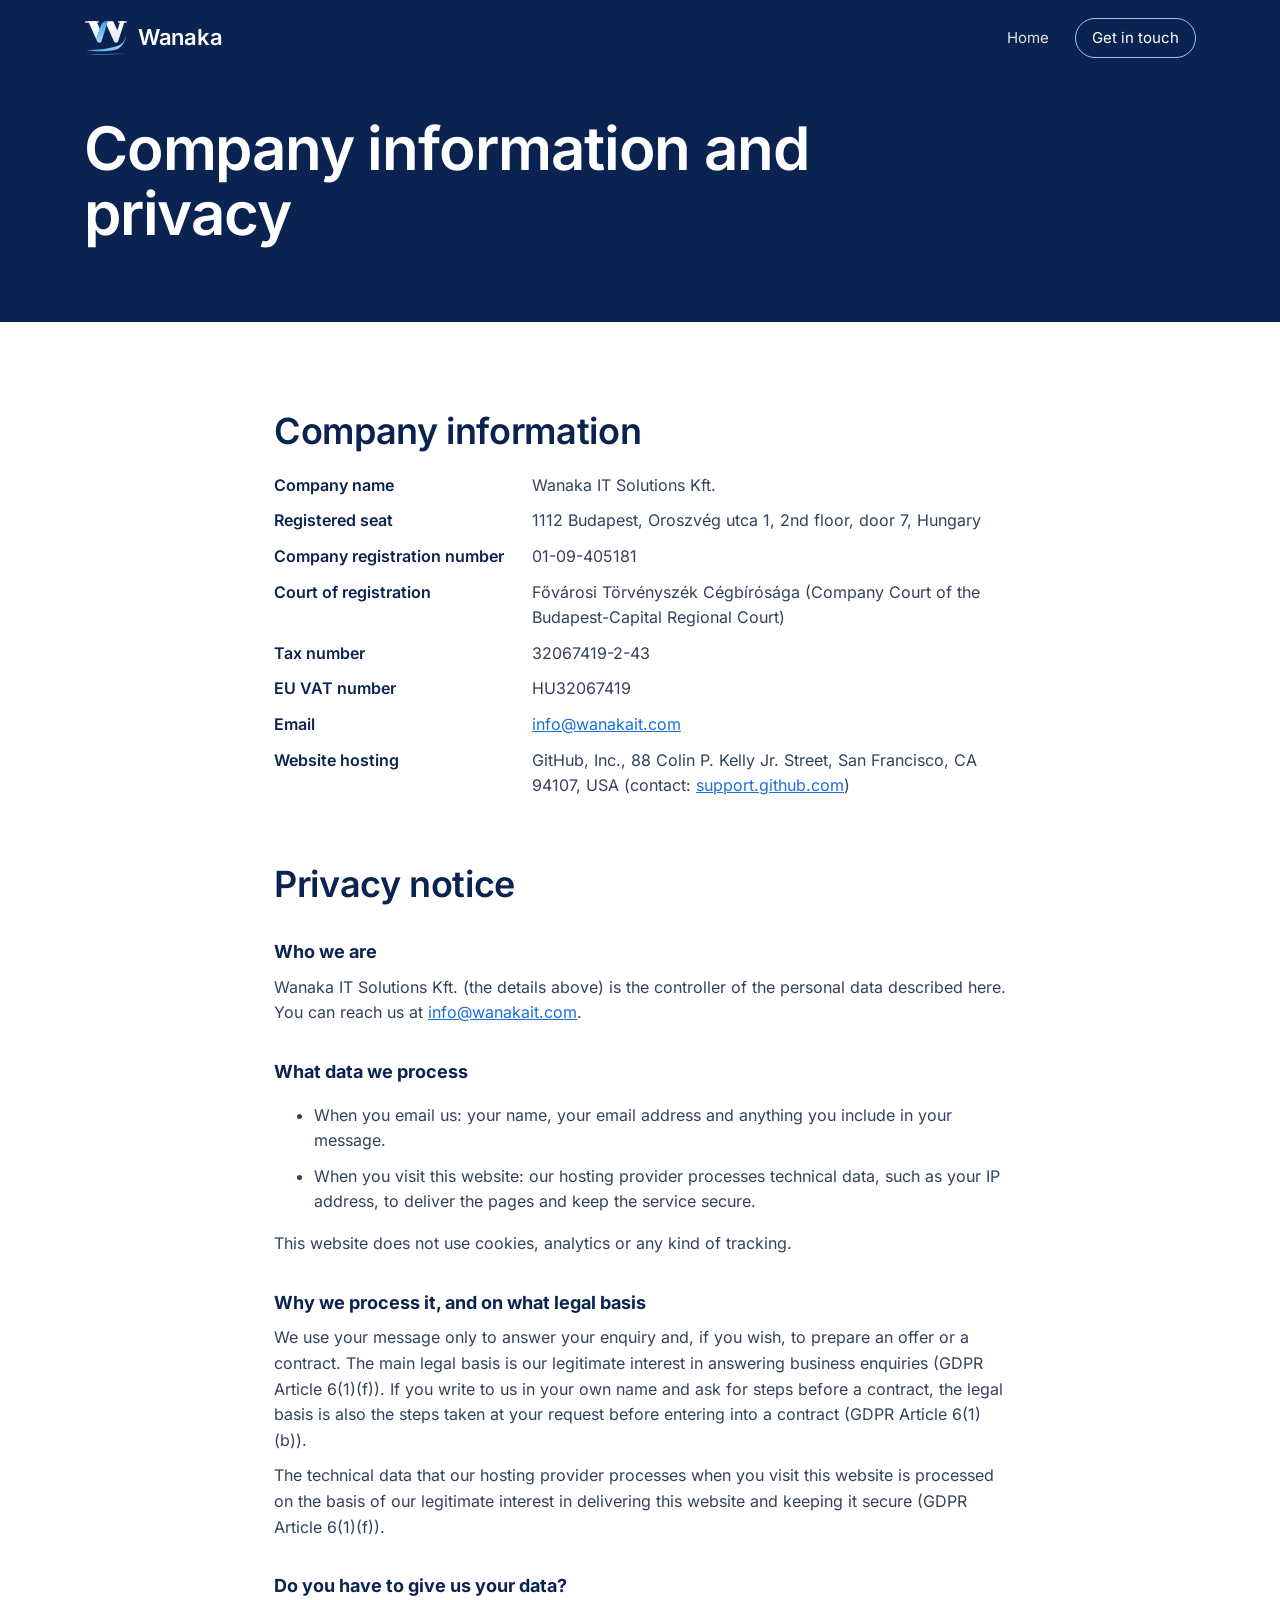
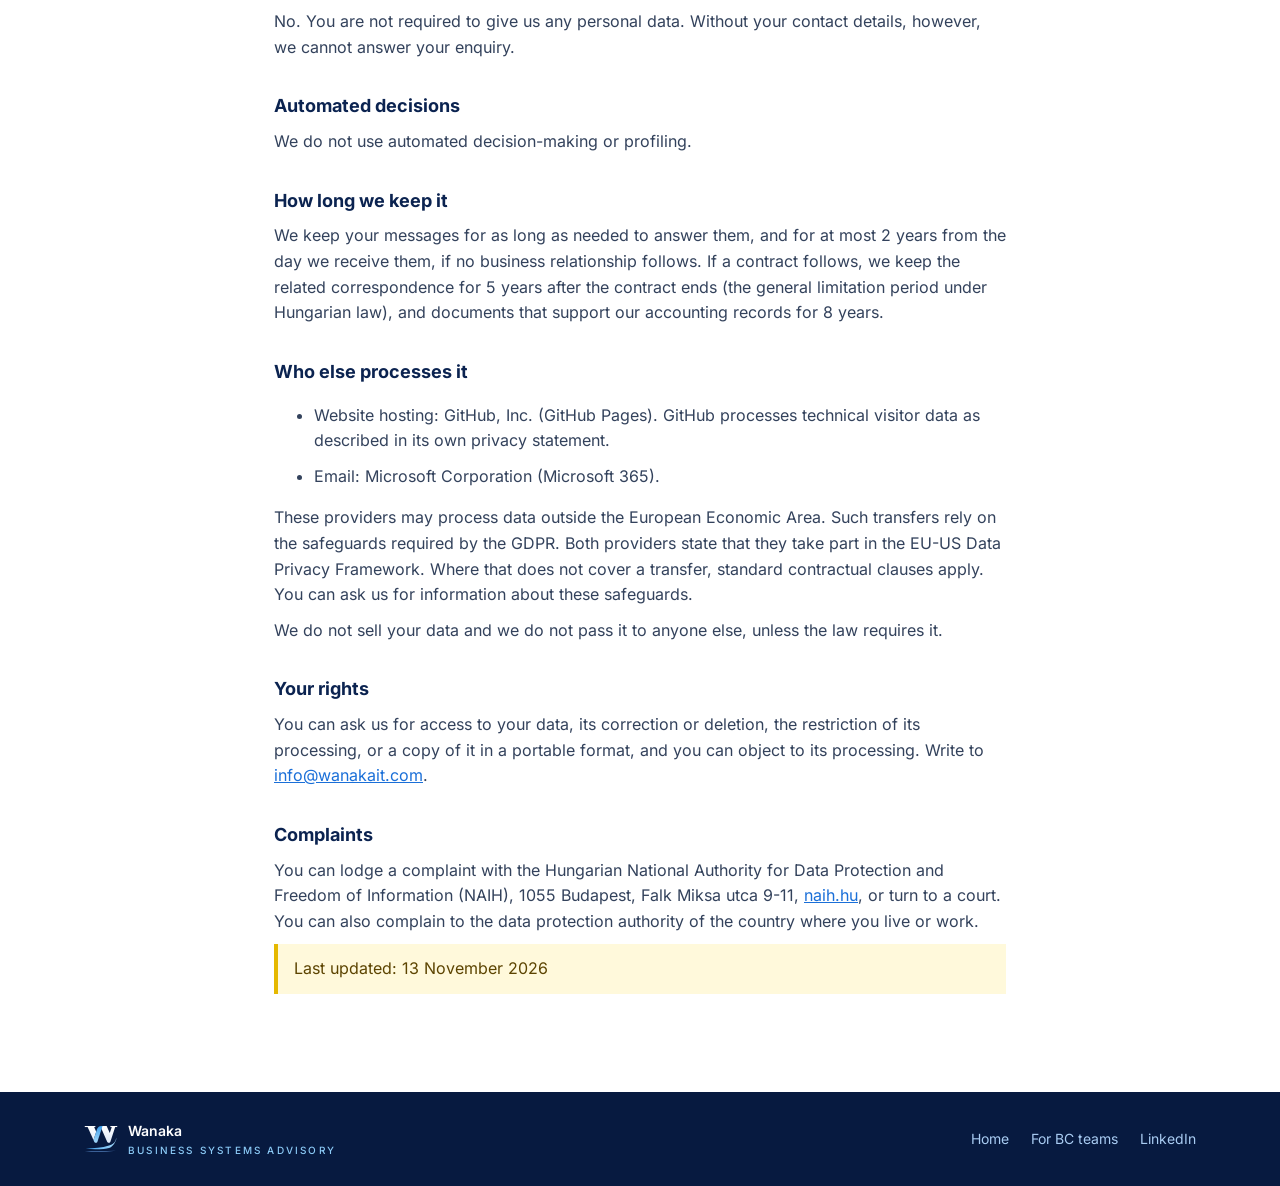
<file: company.html>
<!doctype html>
<html lang="en">
<head>
<meta charset="utf-8">
<meta name="viewport" content="width=device-width, initial-scale=1">
<title>Company information and privacy · Wanaka</title>
<meta name="robots" content="noindex">
<link rel="icon" href="assets/favicon.svg" type="image/svg+xml">
<link rel="stylesheet" href="style.css">
</head>
<body>

<header class="hero">
  <nav class="nav wrap">
    <a class="brand" href="index.html"><img src="assets/logo-mark-reverse.svg" alt="" width="44" height="36">Wanaka</a>
    <div class="links">
      <a href="index.html">Home</a>
      <a class="pill" href="index.html#contact">Get in touch</a>
    </div>
  </nav>
  <div class="page-head small wrap">
    <h1>Company information and privacy</h1>
  </div>
</header>

<main class="section">
  <div class="wrap doc">

    <h2>Company information</h2>
    <dl class="facts">
      <dt>Company name</dt><dd>Wanaka IT Solutions Kft.</dd>
      <dt>Registered seat</dt><dd>1112 Budapest, Oroszvég utca 1, 2nd floor, door 7, Hungary</dd>
      <dt>Company registration number</dt><dd>01-09-405181</dd>
      <dt>Court of registration</dt><dd>Fővárosi Törvényszék Cégbírósága (Company Court of the Budapest-Capital Regional Court)</dd>
      <dt>Tax number</dt><dd>32067419-2-43</dd>
      <dt>EU VAT number</dt><dd>HU32067419</dd>
      <dt>Email</dt><dd><a href="mailto:info@wanakait.com">info@wanakait.com</a></dd>
      <dt>Website hosting</dt><dd>GitHub, Inc., 88 Colin P. Kelly Jr. Street, San Francisco, CA 94107, USA
      (contact: <a href="https://support.github.com" rel="noopener">support.github.com</a>)</dd>
    </dl>

    <h2 id="privacy">Privacy notice</h2>

    <h3>Who we are</h3>
    <p>Wanaka IT Solutions Kft. (the details above) is the controller of the personal data described here.
    You can reach us at <a href="mailto:info@wanakait.com">info@wanakait.com</a>.</p>

    <h3>What data we process</h3>
    <ul>
      <li>When you email us: your name, your email address and anything you include in your message.</li>
      <li>When you visit this website: our hosting provider processes technical data, such as your IP address,
      to deliver the pages and keep the service secure.</li>
    </ul>
    <p>This website does not use cookies, analytics or any kind of tracking.</p>

    <h3>Why we process it, and on what legal basis</h3>
    <p>We use your message only to answer your enquiry and, if you wish, to prepare an offer or a contract. The main
    legal basis is our legitimate interest in answering business enquiries (GDPR Article 6(1)(f)). If you write to us
    in your own name and ask for steps before a contract, the legal basis is also the steps taken at your request
    before entering into a contract (GDPR Article 6(1)(b)).</p>
    <p>The technical data that our hosting provider processes when you visit this website is processed on the basis of
    our legitimate interest in delivering this website and keeping it secure (GDPR Article 6(1)(f)).</p>

    <h3>Do you have to give us your data?</h3>
    <p>No. You are not required to give us any personal data. Without your contact details, however, we cannot answer
    your enquiry.</p>

    <h3>Automated decisions</h3>
    <p>We do not use automated decision-making or profiling.</p>

    <h3>How long we keep it</h3>
    <p>We keep your messages for as long as needed to answer them, and for at most
    2 years from the day we receive them, if no business relationship follows. If a
    contract follows, we keep the related correspondence for 5 years after the contract ends (the general limitation
    period under Hungarian law), and documents that support our accounting records for 8 years.</p>

    <h3>Who else processes it</h3>
    <ul>
      <li>Website hosting: GitHub, Inc. (GitHub Pages). GitHub processes technical visitor data as described in its
      own privacy statement.</li>
      <li>Email: Microsoft Corporation (Microsoft 365).</li>
    </ul>
    <p>These providers may process data outside the European Economic Area. Such transfers rely on the safeguards
    required by the GDPR. Both providers state that they take part in the EU-US Data Privacy Framework. Where that does
    not cover a transfer, standard contractual clauses apply. You can ask us for information about these safeguards.</p>
    <p>We do not sell your data and we do not pass it to anyone else, unless the law requires it.</p>

    <h3>Your rights</h3>
    <p>You can ask us for access to your data, its correction or deletion, the restriction of its processing, or a copy
    of it in a portable format, and you can object to its processing. Write to
    <a href="mailto:info@wanakait.com">info@wanakait.com</a>.</p>

    <h3>Complaints</h3>
    <p>You can lodge a complaint with the Hungarian National Authority for Data Protection and Freedom of Information
    (NAIH), 1055 Budapest, Falk Miksa utca 9-11, <a href="https://naih.hu" rel="noopener">naih.hu</a>, or turn to a
    court. You can also complain to the data protection authority of the country where you live or work.</p>

    <p class="draft">Last updated: 13 November 2026</p>
  </div>
</main>

<footer class="footer">
  <div class="wrap foot">
    <div class="foot-brand"><img src="assets/logo-mark-reverse.svg" alt="" width="34" height="28">
      <span>Wanaka<small>Business Systems Advisory</small></span></div>
    <nav class="foot-links">
      <a href="index.html">Home</a>
      <a href="partners.html">For BC teams</a>
      <a href="https://www.linkedin.com/in/paulmatedev/" rel="noopener">LinkedIn</a>
    </nav>
  </div>
</footer>

</body>
</html>
</file>
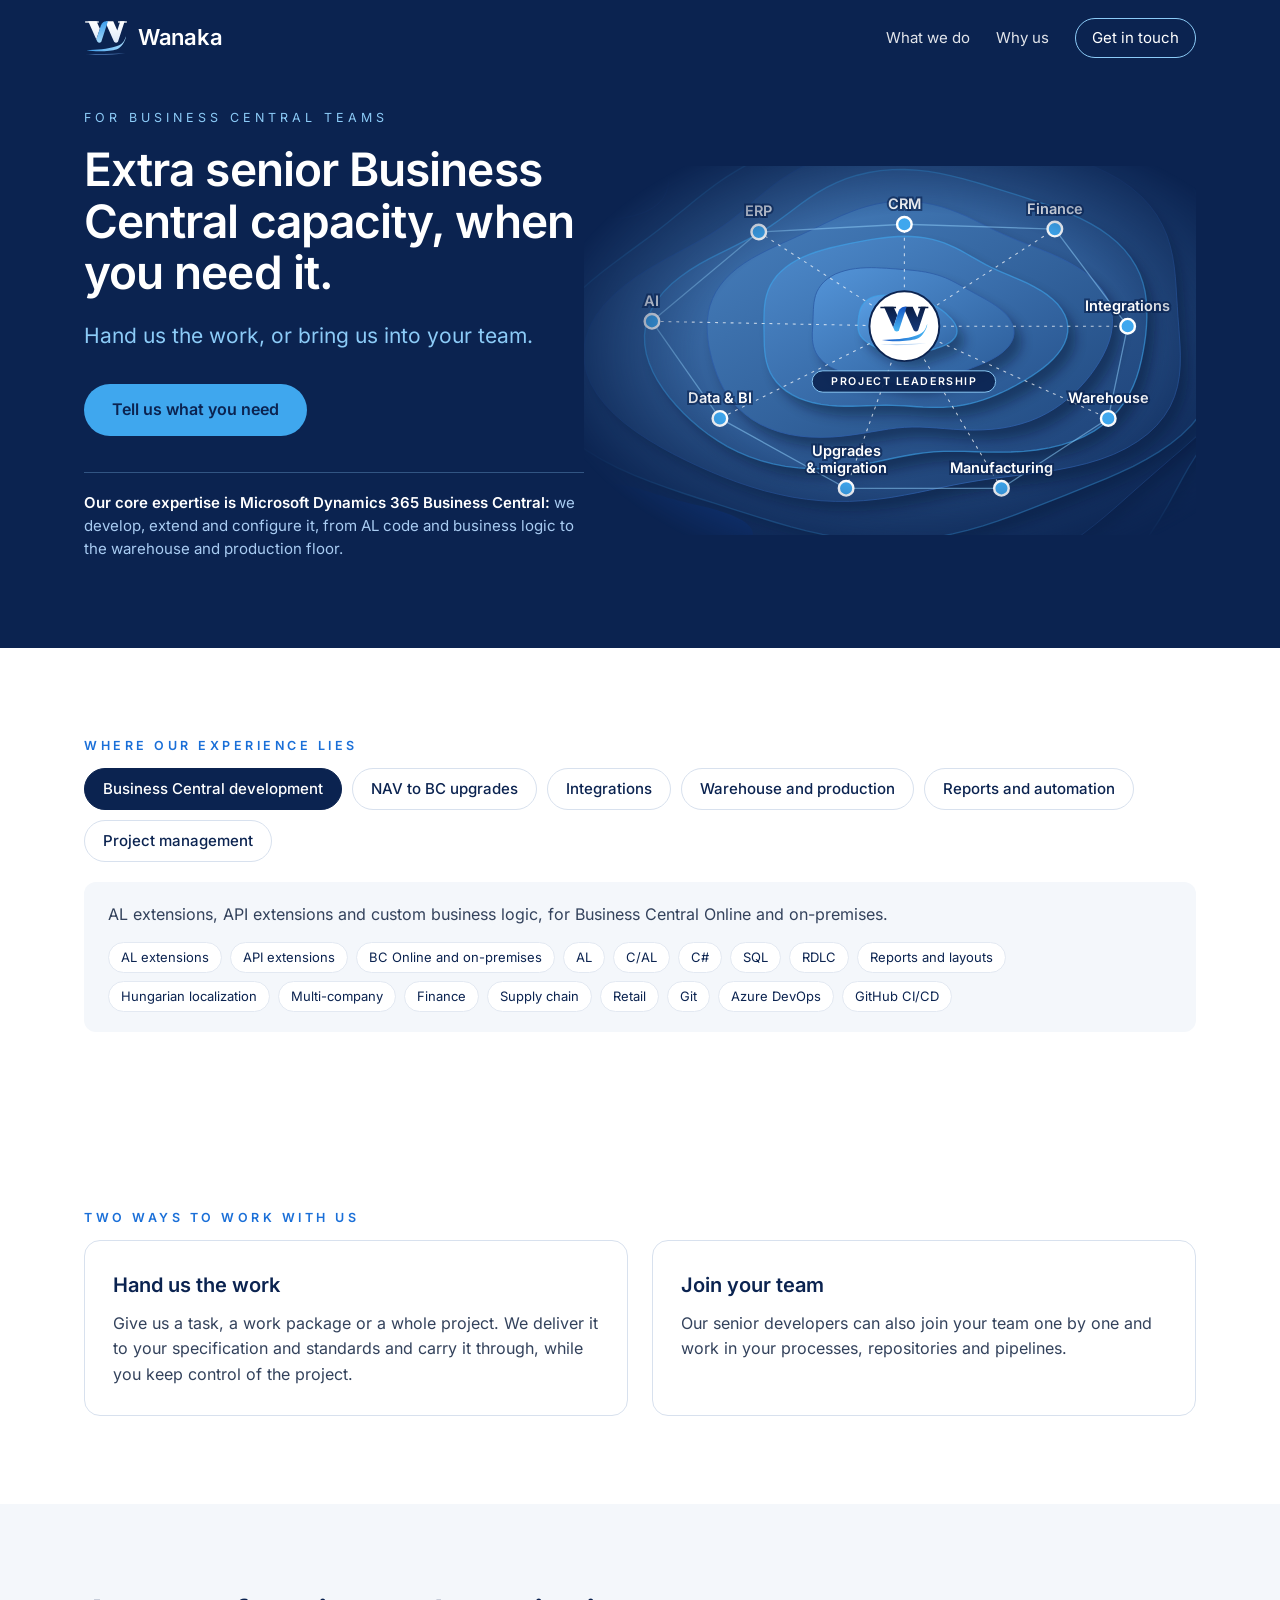
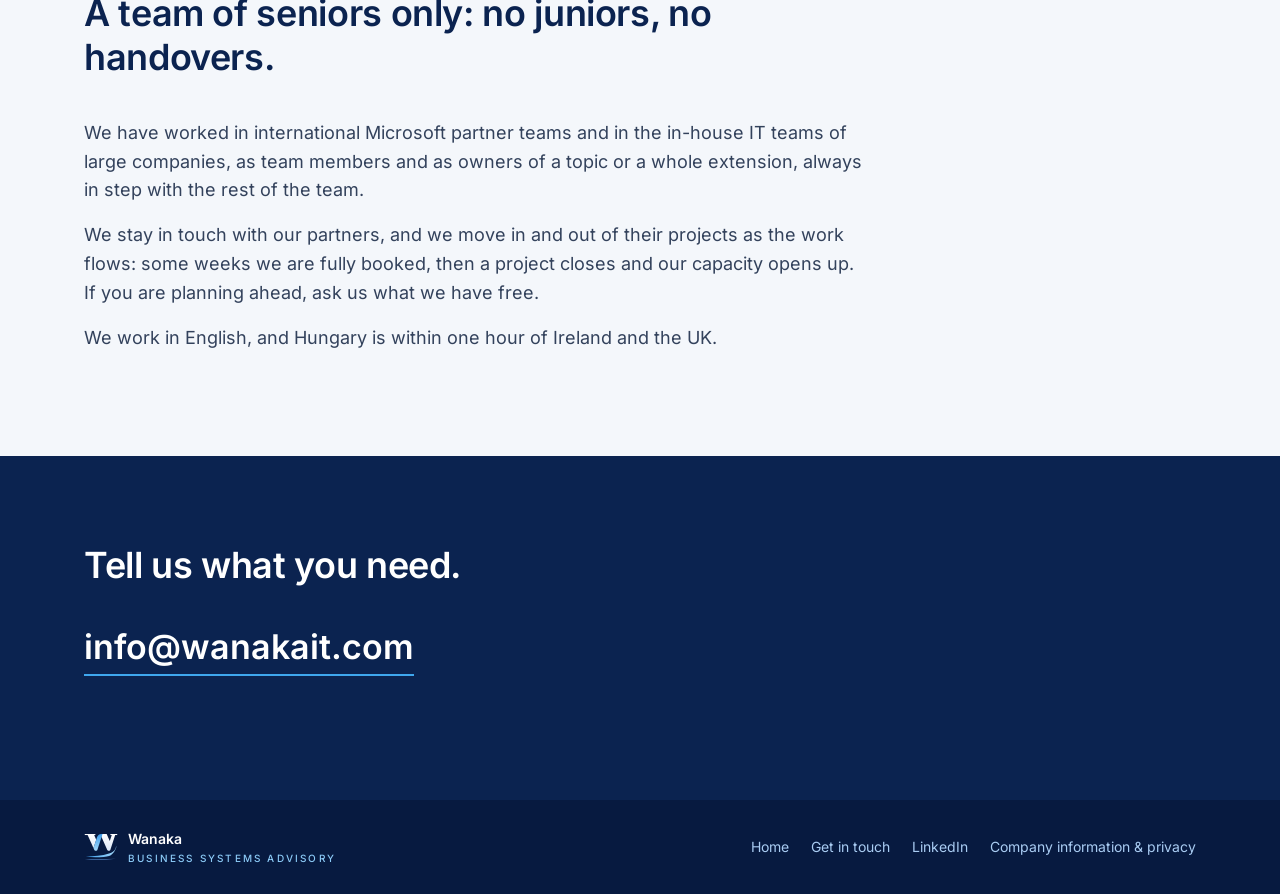
<file: partners.html>
<!doctype html>
<html lang="en">
<head>
<meta charset="utf-8">
<meta name="viewport" content="width=device-width, initial-scale=1">
<title>For BC teams · Wanaka</title>
<meta name="description" content="Extra senior Business Central capacity for Microsoft partners and in-house IT teams: hand us the work, or bring us into your team.">
<link rel="icon" href="assets/favicon.svg" type="image/svg+xml">
<link rel="stylesheet" href="style.css">
</head>
<body>

<header class="hero">
  <nav class="nav wrap">
    <a class="brand" href="index.html"><img src="assets/logo-mark-reverse.svg" alt="" width="44" height="36">Wanaka</a>
    <div class="links">
      <a href="index.html#what">What we do</a>
      <a href="index.html#why">Why us</a>
      <a class="pill" href="#contact">Get in touch</a>
    </div>
  </nav>
  <div class="hero-grid wrap">
    <div class="hero-text">
      <p class="eyebrow">For Business Central teams</p>
      <h1 class="long">Extra senior Business Central capacity, when you need it.</h1>
      <p class="sub">Hand us the work, or bring us into your team.</p>
      <a class="btn" href="#contact">Tell us what you need</a>
      <p class="core"><b>Our core expertise is Microsoft Dynamics 365 Business Central:</b> we develop, extend and
      configure it, from AL code and business logic to the warehouse and production floor.</p>
    </div>
    <div class="hero-map"><!-- map:start --><svg class="map" viewBox="470 40 630 380" role="img" aria-label="Map of business areas: ERP, CRM, Finance, Integrations, Warehouse, Manufacturing, Upgrades and migration, Data and BI, AI"><defs><filter id="h5blur" x="-15%" y="-15%" width="130%" height="130%"><feGaussianBlur stdDeviation="6"/></filter><linearGradient id="h5g9" x1="0" y1="0" x2="1" y2="1"><stop offset="0" stop-color="#2C5181"/><stop offset="1" stop-color="#0B2451"/></linearGradient><linearGradient id="h5g8" x1="0" y1="0" x2="1" y2="1"><stop offset="0" stop-color="#2F5688"/><stop offset="1" stop-color="#0E2856"/></linearGradient><linearGradient id="h5g7" x1="0" y1="0" x2="1" y2="1"><stop offset="0" stop-color="#345E92"/><stop offset="1" stop-color="#112E5E"/></linearGradient><linearGradient id="h5g6" x1="0" y1="0" x2="1" y2="1"><stop offset="0" stop-color="#38669C"/><stop offset="1" stop-color="#153466"/></linearGradient><linearGradient id="h5g5" x1="0" y1="0" x2="1" y2="1"><stop offset="0" stop-color="#3E6EA7"/><stop offset="1" stop-color="#193B6F"/></linearGradient><linearGradient id="h5g4" x1="0" y1="0" x2="1" y2="1"><stop offset="0" stop-color="#4377B3"/><stop offset="1" stop-color="#1D4278"/></linearGradient><linearGradient id="h5g3" x1="0" y1="0" x2="1" y2="1"><stop offset="0" stop-color="#4881BF"/><stop offset="1" stop-color="#214A81"/></linearGradient><linearGradient id="h5g2" x1="0" y1="0" x2="1" y2="1"><stop offset="0" stop-color="#4E8BCC"/><stop offset="1" stop-color="#26528C"/></linearGradient><linearGradient id="h5g1" x1="0" y1="0" x2="1" y2="1"><stop offset="0" stop-color="#5495D9"/><stop offset="1" stop-color="#2A5A96"/></linearGradient><linearGradient id="h5g0" x1="0" y1="0" x2="1" y2="1"><stop offset="0" stop-color="#5AA0E6"/><stop offset="1" stop-color="#2F62A0"/></linearGradient></defs><path d="M1237.2,205.0 L1224.7,220.1 L1211.6,234.4 L1198.6,247.9 L1186.2,260.8 L1174.6,273.3 L1164.3,285.5 L1155.4,297.8 L1147.9,310.3 L1141.7,323.4 L1136.4,337.1 L1131.8,351.5 L1127.4,366.7 L1122.6,382.6 L1117.1,399.1 L1110.2,416.0 L1101.8,432.9 L1091.3,449.6 L1078.6,465.8 L1063.6,481.1 L1046.4,495.2 L1027.0,508.0 L1005.7,519.2 L982.8,528.8 L958.5,536.7 L933.2,542.9 L907.1,547.6 L880.6,550.9 L853.8,552.9 L826.9,553.8 L800.0,553.8 L773.2,553.1 L746.4,551.6 L719.8,549.4 L693.2,546.6 L666.8,543.0 L640.6,538.6 L614.7,533.2 L589.3,526.7 L564.7,519.1 L541.0,510.1 L518.5,499.8 L497.5,488.1 L478.2,475.2 L460.9,461.1 L445.6,446.0 L432.4,430.1 L421.2,413.6 L411.8,396.8 L404.1,379.8 L397.7,362.9 L392.4,346.2 L387.7,329.8 L383.3,313.8 L378.9,298.0 L374.4,282.6 L369.6,267.2 L364.4,251.9 L359.2,236.5 L353.9,220.9 L349.0,205.0 L344.9,188.8 L341.9,172.3 L340.4,155.5 L340.8,138.6 L343.5,121.8 L348.7,105.3 L356.5,89.2 L366.8,73.8 L379.6,59.3 L394.6,45.8 L411.4,33.4 L429.7,22.1 L449.1,11.8 L469.2,2.5 L489.5,-6.1 L509.8,-14.2 L529.7,-21.9 L549.3,-29.6 L568.4,-37.5 L587.2,-45.6 L605.7,-54.2 L624.3,-63.3 L643.2,-72.8 L662.6,-82.6 L682.8,-92.5 L703.9,-102.3 L726.2,-111.7 L749.7,-120.3 L774.3,-127.9 L800.0,-134.2 L826.5,-138.9 L853.6,-141.9 L881.1,-143.1 L908.6,-142.3 L935.9,-139.8 L962.7,-135.5 L988.9,-129.7 L1014.4,-122.4 L1039.0,-113.9 L1062.7,-104.4 L1085.5,-93.9 L1107.4,-82.8 L1128.6,-70.9 L1148.9,-58.5 L1168.4,-45.5 L1186.9,-31.9 L1204.3,-17.6 L1220.4,-2.7 L1235.0,12.9 L1247.8,29.2 L1258.5,46.2 L1266.7,63.7 L1272.3,81.7 L1275.2,100.0 L1275.1,118.4 L1272.3,136.7 L1266.7,154.7 L1258.8,172.2 L1248.8,189.0 Z" transform="translate(8,10)" fill="#040F26" opacity="0.4" filter="url(#h5blur)"/><path d="M1237.2,205.0 L1224.7,220.1 L1211.6,234.4 L1198.6,247.9 L1186.2,260.8 L1174.6,273.3 L1164.3,285.5 L1155.4,297.8 L1147.9,310.3 L1141.7,323.4 L1136.4,337.1 L1131.8,351.5 L1127.4,366.7 L1122.6,382.6 L1117.1,399.1 L1110.2,416.0 L1101.8,432.9 L1091.3,449.6 L1078.6,465.8 L1063.6,481.1 L1046.4,495.2 L1027.0,508.0 L1005.7,519.2 L982.8,528.8 L958.5,536.7 L933.2,542.9 L907.1,547.6 L880.6,550.9 L853.8,552.9 L826.9,553.8 L800.0,553.8 L773.2,553.1 L746.4,551.6 L719.8,549.4 L693.2,546.6 L666.8,543.0 L640.6,538.6 L614.7,533.2 L589.3,526.7 L564.7,519.1 L541.0,510.1 L518.5,499.8 L497.5,488.1 L478.2,475.2 L460.9,461.1 L445.6,446.0 L432.4,430.1 L421.2,413.6 L411.8,396.8 L404.1,379.8 L397.7,362.9 L392.4,346.2 L387.7,329.8 L383.3,313.8 L378.9,298.0 L374.4,282.6 L369.6,267.2 L364.4,251.9 L359.2,236.5 L353.9,220.9 L349.0,205.0 L344.9,188.8 L341.9,172.3 L340.4,155.5 L340.8,138.6 L343.5,121.8 L348.7,105.3 L356.5,89.2 L366.8,73.8 L379.6,59.3 L394.6,45.8 L411.4,33.4 L429.7,22.1 L449.1,11.8 L469.2,2.5 L489.5,-6.1 L509.8,-14.2 L529.7,-21.9 L549.3,-29.6 L568.4,-37.5 L587.2,-45.6 L605.7,-54.2 L624.3,-63.3 L643.2,-72.8 L662.6,-82.6 L682.8,-92.5 L703.9,-102.3 L726.2,-111.7 L749.7,-120.3 L774.3,-127.9 L800.0,-134.2 L826.5,-138.9 L853.6,-141.9 L881.1,-143.1 L908.6,-142.3 L935.9,-139.8 L962.7,-135.5 L988.9,-129.7 L1014.4,-122.4 L1039.0,-113.9 L1062.7,-104.4 L1085.5,-93.9 L1107.4,-82.8 L1128.6,-70.9 L1148.9,-58.5 L1168.4,-45.5 L1186.9,-31.9 L1204.3,-17.6 L1220.4,-2.7 L1235.0,12.9 L1247.8,29.2 L1258.5,46.2 L1266.7,63.7 L1272.3,81.7 L1275.2,100.0 L1275.1,118.4 L1272.3,136.7 L1266.7,154.7 L1258.8,172.2 L1248.8,189.0 Z" fill="url(#h5g9)"/><path d="M1237.2,205.0 L1224.7,220.1 L1211.6,234.4 L1198.6,247.9 L1186.2,260.8 L1174.6,273.3 L1164.3,285.5 L1155.4,297.8 L1147.9,310.3 L1141.7,323.4 L1136.4,337.1 L1131.8,351.5 L1127.4,366.7 L1122.6,382.6 L1117.1,399.1 L1110.2,416.0 L1101.8,432.9 L1091.3,449.6 L1078.6,465.8 L1063.6,481.1 L1046.4,495.2 L1027.0,508.0 L1005.7,519.2 L982.8,528.8 L958.5,536.7 L933.2,542.9 L907.1,547.6 L880.6,550.9 L853.8,552.9 L826.9,553.8 L800.0,553.8 L773.2,553.1 L746.4,551.6 L719.8,549.4 L693.2,546.6 L666.8,543.0 L640.6,538.6 L614.7,533.2 L589.3,526.7 L564.7,519.1 L541.0,510.1 L518.5,499.8 L497.5,488.1 L478.2,475.2 L460.9,461.1 L445.6,446.0 L432.4,430.1 L421.2,413.6 L411.8,396.8 L404.1,379.8 L397.7,362.9 L392.4,346.2 L387.7,329.8 L383.3,313.8 L378.9,298.0 L374.4,282.6 L369.6,267.2 L364.4,251.9 L359.2,236.5 L353.9,220.9 L349.0,205.0 L344.9,188.8 L341.9,172.3 L340.4,155.5 L340.8,138.6 L343.5,121.8 L348.7,105.3 L356.5,89.2 L366.8,73.8 L379.6,59.3 L394.6,45.8 L411.4,33.4 L429.7,22.1 L449.1,11.8 L469.2,2.5 L489.5,-6.1 L509.8,-14.2 L529.7,-21.9 L549.3,-29.6 L568.4,-37.5 L587.2,-45.6 L605.7,-54.2 L624.3,-63.3 L643.2,-72.8 L662.6,-82.6 L682.8,-92.5 L703.9,-102.3 L726.2,-111.7 L749.7,-120.3 L774.3,-127.9 L800.0,-134.2 L826.5,-138.9 L853.6,-141.9 L881.1,-143.1 L908.6,-142.3 L935.9,-139.8 L962.7,-135.5 L988.9,-129.7 L1014.4,-122.4 L1039.0,-113.9 L1062.7,-104.4 L1085.5,-93.9 L1107.4,-82.8 L1128.6,-70.9 L1148.9,-58.5 L1168.4,-45.5 L1186.9,-31.9 L1204.3,-17.6 L1220.4,-2.7 L1235.0,12.9 L1247.8,29.2 L1258.5,46.2 L1266.7,63.7 L1272.3,81.7 L1275.2,100.0 L1275.1,118.4 L1272.3,136.7 L1266.7,154.7 L1258.8,172.2 L1248.8,189.0 Z" fill="none" stroke="#2E5FA8" stroke-width="1" opacity="0.9"/><path d="M1207.3,205.0 L1199.7,219.2 L1190.7,232.9 L1180.7,246.0 L1170.0,258.5 L1159.0,270.4 L1148.0,281.9 L1137.2,293.0 L1127.0,304.0 L1117.5,315.0 L1108.7,326.2 L1100.7,337.8 L1093.2,349.8 L1086.0,362.5 L1078.9,375.7 L1071.4,389.5 L1063.1,403.7 L1053.8,418.1 L1043.1,432.5 L1030.7,446.6 L1016.5,460.0 L1000.5,472.5 L982.5,483.8 L962.9,493.5 L941.7,501.5 L919.3,507.8 L896.0,512.2 L872.1,514.7 L848.0,515.6 L823.9,515.0 L800.0,513.0 L776.5,510.0 L753.4,506.2 L730.9,501.8 L708.7,497.0 L686.9,492.0 L665.3,486.9 L643.8,481.7 L622.3,476.4 L600.9,470.8 L579.4,464.8 L558.0,458.4 L536.9,451.3 L516.2,443.3 L496.2,434.4 L477.2,424.5 L459.5,413.5 L443.3,401.4 L428.9,388.3 L416.4,374.4 L405.8,359.7 L397.3,344.5 L390.7,328.9 L385.8,313.1 L382.5,297.2 L380.5,281.4 L379.6,265.8 L379.5,250.3 L380.0,235.0 L380.9,219.9 L382.3,205.0 L384.0,190.2 L386.1,175.4 L388.9,160.7 L392.4,146.1 L396.9,131.6 L402.6,117.2 L409.8,103.2 L418.6,89.5 L429.1,76.5 L441.3,64.2 L455.2,52.7 L470.6,42.3 L487.3,32.8 L505.0,24.4 L523.4,16.9 L542.2,10.3 L561.1,4.4 L579.9,-1.0 L598.3,-6.2 L616.2,-11.5 L633.7,-16.9 L650.8,-22.9 L667.7,-29.4 L684.5,-36.7 L701.7,-44.6 L719.3,-53.1 L737.8,-62.0 L757.3,-71.2 L778.0,-80.2 L800.0,-88.8 L823.2,-96.5 L847.6,-103.1 L873.0,-108.2 L898.9,-111.6 L925.3,-112.9 L951.5,-112.1 L977.4,-109.2 L1002.5,-104.2 L1026.4,-97.2 L1049.1,-88.3 L1070.2,-77.9 L1089.6,-66.1 L1107.5,-53.2 L1123.7,-39.5 L1138.4,-25.1 L1151.8,-10.4 L1163.8,4.7 L1174.7,19.9 L1184.6,35.2 L1193.4,50.6 L1201.1,66.0 L1207.8,81.5 L1213.3,97.1 L1217.4,112.8 L1220.0,128.5 L1221.0,144.2 L1220.2,159.7 L1217.7,175.1 L1213.3,190.3 Z" transform="translate(8,10)" fill="#040F26" opacity="0.4" filter="url(#h5blur)"/><path d="M1207.3,205.0 L1199.7,219.2 L1190.7,232.9 L1180.7,246.0 L1170.0,258.5 L1159.0,270.4 L1148.0,281.9 L1137.2,293.0 L1127.0,304.0 L1117.5,315.0 L1108.7,326.2 L1100.7,337.8 L1093.2,349.8 L1086.0,362.5 L1078.9,375.7 L1071.4,389.5 L1063.1,403.7 L1053.8,418.1 L1043.1,432.5 L1030.7,446.6 L1016.5,460.0 L1000.5,472.5 L982.5,483.8 L962.9,493.5 L941.7,501.5 L919.3,507.8 L896.0,512.2 L872.1,514.7 L848.0,515.6 L823.9,515.0 L800.0,513.0 L776.5,510.0 L753.4,506.2 L730.9,501.8 L708.7,497.0 L686.9,492.0 L665.3,486.9 L643.8,481.7 L622.3,476.4 L600.9,470.8 L579.4,464.8 L558.0,458.4 L536.9,451.3 L516.2,443.3 L496.2,434.4 L477.2,424.5 L459.5,413.5 L443.3,401.4 L428.9,388.3 L416.4,374.4 L405.8,359.7 L397.3,344.5 L390.7,328.9 L385.8,313.1 L382.5,297.2 L380.5,281.4 L379.6,265.8 L379.5,250.3 L380.0,235.0 L380.9,219.9 L382.3,205.0 L384.0,190.2 L386.1,175.4 L388.9,160.7 L392.4,146.1 L396.9,131.6 L402.6,117.2 L409.8,103.2 L418.6,89.5 L429.1,76.5 L441.3,64.2 L455.2,52.7 L470.6,42.3 L487.3,32.8 L505.0,24.4 L523.4,16.9 L542.2,10.3 L561.1,4.4 L579.9,-1.0 L598.3,-6.2 L616.2,-11.5 L633.7,-16.9 L650.8,-22.9 L667.7,-29.4 L684.5,-36.7 L701.7,-44.6 L719.3,-53.1 L737.8,-62.0 L757.3,-71.2 L778.0,-80.2 L800.0,-88.8 L823.2,-96.5 L847.6,-103.1 L873.0,-108.2 L898.9,-111.6 L925.3,-112.9 L951.5,-112.1 L977.4,-109.2 L1002.5,-104.2 L1026.4,-97.2 L1049.1,-88.3 L1070.2,-77.9 L1089.6,-66.1 L1107.5,-53.2 L1123.7,-39.5 L1138.4,-25.1 L1151.8,-10.4 L1163.8,4.7 L1174.7,19.9 L1184.6,35.2 L1193.4,50.6 L1201.1,66.0 L1207.8,81.5 L1213.3,97.1 L1217.4,112.8 L1220.0,128.5 L1221.0,144.2 L1220.2,159.7 L1217.7,175.1 L1213.3,190.3 Z" fill="url(#h5g8)"/><path d="M1207.3,205.0 L1199.7,219.2 L1190.7,232.9 L1180.7,246.0 L1170.0,258.5 L1159.0,270.4 L1148.0,281.9 L1137.2,293.0 L1127.0,304.0 L1117.5,315.0 L1108.7,326.2 L1100.7,337.8 L1093.2,349.8 L1086.0,362.5 L1078.9,375.7 L1071.4,389.5 L1063.1,403.7 L1053.8,418.1 L1043.1,432.5 L1030.7,446.6 L1016.5,460.0 L1000.5,472.5 L982.5,483.8 L962.9,493.5 L941.7,501.5 L919.3,507.8 L896.0,512.2 L872.1,514.7 L848.0,515.6 L823.9,515.0 L800.0,513.0 L776.5,510.0 L753.4,506.2 L730.9,501.8 L708.7,497.0 L686.9,492.0 L665.3,486.9 L643.8,481.7 L622.3,476.4 L600.9,470.8 L579.4,464.8 L558.0,458.4 L536.9,451.3 L516.2,443.3 L496.2,434.4 L477.2,424.5 L459.5,413.5 L443.3,401.4 L428.9,388.3 L416.4,374.4 L405.8,359.7 L397.3,344.5 L390.7,328.9 L385.8,313.1 L382.5,297.2 L380.5,281.4 L379.6,265.8 L379.5,250.3 L380.0,235.0 L380.9,219.9 L382.3,205.0 L384.0,190.2 L386.1,175.4 L388.9,160.7 L392.4,146.1 L396.9,131.6 L402.6,117.2 L409.8,103.2 L418.6,89.5 L429.1,76.5 L441.3,64.2 L455.2,52.7 L470.6,42.3 L487.3,32.8 L505.0,24.4 L523.4,16.9 L542.2,10.3 L561.1,4.4 L579.9,-1.0 L598.3,-6.2 L616.2,-11.5 L633.7,-16.9 L650.8,-22.9 L667.7,-29.4 L684.5,-36.7 L701.7,-44.6 L719.3,-53.1 L737.8,-62.0 L757.3,-71.2 L778.0,-80.2 L800.0,-88.8 L823.2,-96.5 L847.6,-103.1 L873.0,-108.2 L898.9,-111.6 L925.3,-112.9 L951.5,-112.1 L977.4,-109.2 L1002.5,-104.2 L1026.4,-97.2 L1049.1,-88.3 L1070.2,-77.9 L1089.6,-66.1 L1107.5,-53.2 L1123.7,-39.5 L1138.4,-25.1 L1151.8,-10.4 L1163.8,4.7 L1174.7,19.9 L1184.6,35.2 L1193.4,50.6 L1201.1,66.0 L1207.8,81.5 L1213.3,97.1 L1217.4,112.8 L1220.0,128.5 L1221.0,144.2 L1220.2,159.7 L1217.7,175.1 L1213.3,190.3 Z" fill="none" stroke="#3FA7EE" stroke-width="1.4" opacity="0.6"/><path d="M1166.9,205.0 L1165.2,218.0 L1162.3,230.9 L1158.0,243.6 L1152.5,255.9 L1145.6,268.0 L1137.6,279.6 L1128.5,290.7 L1118.6,301.5 L1108.2,311.8 L1097.3,321.7 L1086.3,331.4 L1075.2,341.0 L1064.2,350.5 L1053.2,360.0 L1042.2,369.7 L1031.1,379.5 L1019.8,389.6 L1008.1,399.7 L995.7,409.9 L982.6,420.0 L968.4,429.8 L953.2,439.1 L936.9,447.6 L919.5,455.1 L901.1,461.5 L881.7,466.5 L861.7,470.1 L841.3,472.1 L820.6,472.7 L800.0,471.9 L779.6,469.7 L759.6,466.5 L740.0,462.5 L721.0,457.7 L702.4,452.6 L684.3,447.2 L666.3,441.8 L648.4,436.5 L630.5,431.2 L612.3,426.0 L593.8,420.9 L574.9,415.6 L555.7,410.1 L536.3,404.1 L516.9,397.5 L497.7,390.1 L479.2,381.7 L461.5,372.2 L445.3,361.6 L430.7,350.0 L418.1,337.3 L407.8,323.8 L399.9,309.4 L394.5,294.6 L391.6,279.4 L391.0,264.1 L392.6,248.9 L396.1,233.9 L401.2,219.2 L407.5,205.0 L414.8,191.3 L422.8,178.0 L431.2,165.3 L439.9,152.9 L448.7,141.0 L457.7,129.4 L466.9,118.1 L476.3,107.0 L486.1,96.3 L496.4,85.8 L507.4,75.8 L519.0,66.2 L531.4,57.1 L544.6,48.6 L558.5,40.8 L573.1,33.6 L588.2,27.1 L603.7,21.3 L619.5,15.9 L635.3,11.0 L651.1,6.3 L666.9,1.8 L682.6,-2.9 L698.3,-7.8 L714.1,-13.1 L730.0,-18.8 L746.4,-25.0 L763.4,-31.6 L781.2,-38.4 L800.0,-45.4 L819.8,-52.2 L840.7,-58.5 L862.7,-64.2 L885.6,-68.7 L909.1,-71.9 L933.1,-73.5 L957.1,-73.2 L980.7,-71.0 L1003.6,-66.7 L1025.4,-60.5 L1045.7,-52.3 L1064.3,-42.3 L1080.9,-30.9 L1095.5,-18.1 L1108.0,-4.5 L1118.6,9.9 L1127.5,24.7 L1134.7,39.6 L1140.7,54.6 L1145.6,69.3 L1149.7,83.8 L1153.3,98.0 L1156.4,112.0 L1159.3,125.6 L1161.8,139.1 L1164.1,152.4 L1165.8,165.6 L1167.0,178.8 L1167.4,191.9 Z" transform="translate(8,10)" fill="#040F26" opacity="0.4" filter="url(#h5blur)"/><path d="M1166.9,205.0 L1165.2,218.0 L1162.3,230.9 L1158.0,243.6 L1152.5,255.9 L1145.6,268.0 L1137.6,279.6 L1128.5,290.7 L1118.6,301.5 L1108.2,311.8 L1097.3,321.7 L1086.3,331.4 L1075.2,341.0 L1064.2,350.5 L1053.2,360.0 L1042.2,369.7 L1031.1,379.5 L1019.8,389.6 L1008.1,399.7 L995.7,409.9 L982.6,420.0 L968.4,429.8 L953.2,439.1 L936.9,447.6 L919.5,455.1 L901.1,461.5 L881.7,466.5 L861.7,470.1 L841.3,472.1 L820.6,472.7 L800.0,471.9 L779.6,469.7 L759.6,466.5 L740.0,462.5 L721.0,457.7 L702.4,452.6 L684.3,447.2 L666.3,441.8 L648.4,436.5 L630.5,431.2 L612.3,426.0 L593.8,420.9 L574.9,415.6 L555.7,410.1 L536.3,404.1 L516.9,397.5 L497.7,390.1 L479.2,381.7 L461.5,372.2 L445.3,361.6 L430.7,350.0 L418.1,337.3 L407.8,323.8 L399.9,309.4 L394.5,294.6 L391.6,279.4 L391.0,264.1 L392.6,248.9 L396.1,233.9 L401.2,219.2 L407.5,205.0 L414.8,191.3 L422.8,178.0 L431.2,165.3 L439.9,152.9 L448.7,141.0 L457.7,129.4 L466.9,118.1 L476.3,107.0 L486.1,96.3 L496.4,85.8 L507.4,75.8 L519.0,66.2 L531.4,57.1 L544.6,48.6 L558.5,40.8 L573.1,33.6 L588.2,27.1 L603.7,21.3 L619.5,15.9 L635.3,11.0 L651.1,6.3 L666.9,1.8 L682.6,-2.9 L698.3,-7.8 L714.1,-13.1 L730.0,-18.8 L746.4,-25.0 L763.4,-31.6 L781.2,-38.4 L800.0,-45.4 L819.8,-52.2 L840.7,-58.5 L862.7,-64.2 L885.6,-68.7 L909.1,-71.9 L933.1,-73.5 L957.1,-73.2 L980.7,-71.0 L1003.6,-66.7 L1025.4,-60.5 L1045.7,-52.3 L1064.3,-42.3 L1080.9,-30.9 L1095.5,-18.1 L1108.0,-4.5 L1118.6,9.9 L1127.5,24.7 L1134.7,39.6 L1140.7,54.6 L1145.6,69.3 L1149.7,83.8 L1153.3,98.0 L1156.4,112.0 L1159.3,125.6 L1161.8,139.1 L1164.1,152.4 L1165.8,165.6 L1167.0,178.8 L1167.4,191.9 Z" fill="url(#h5g7)"/><path d="M1166.9,205.0 L1165.2,218.0 L1162.3,230.9 L1158.0,243.6 L1152.5,255.9 L1145.6,268.0 L1137.6,279.6 L1128.5,290.7 L1118.6,301.5 L1108.2,311.8 L1097.3,321.7 L1086.3,331.4 L1075.2,341.0 L1064.2,350.5 L1053.2,360.0 L1042.2,369.7 L1031.1,379.5 L1019.8,389.6 L1008.1,399.7 L995.7,409.9 L982.6,420.0 L968.4,429.8 L953.2,439.1 L936.9,447.6 L919.5,455.1 L901.1,461.5 L881.7,466.5 L861.7,470.1 L841.3,472.1 L820.6,472.7 L800.0,471.9 L779.6,469.7 L759.6,466.5 L740.0,462.5 L721.0,457.7 L702.4,452.6 L684.3,447.2 L666.3,441.8 L648.4,436.5 L630.5,431.2 L612.3,426.0 L593.8,420.9 L574.9,415.6 L555.7,410.1 L536.3,404.1 L516.9,397.5 L497.7,390.1 L479.2,381.7 L461.5,372.2 L445.3,361.6 L430.7,350.0 L418.1,337.3 L407.8,323.8 L399.9,309.4 L394.5,294.6 L391.6,279.4 L391.0,264.1 L392.6,248.9 L396.1,233.9 L401.2,219.2 L407.5,205.0 L414.8,191.3 L422.8,178.0 L431.2,165.3 L439.9,152.9 L448.7,141.0 L457.7,129.4 L466.9,118.1 L476.3,107.0 L486.1,96.3 L496.4,85.8 L507.4,75.8 L519.0,66.2 L531.4,57.1 L544.6,48.6 L558.5,40.8 L573.1,33.6 L588.2,27.1 L603.7,21.3 L619.5,15.9 L635.3,11.0 L651.1,6.3 L666.9,1.8 L682.6,-2.9 L698.3,-7.8 L714.1,-13.1 L730.0,-18.8 L746.4,-25.0 L763.4,-31.6 L781.2,-38.4 L800.0,-45.4 L819.8,-52.2 L840.7,-58.5 L862.7,-64.2 L885.6,-68.7 L909.1,-71.9 L933.1,-73.5 L957.1,-73.2 L980.7,-71.0 L1003.6,-66.7 L1025.4,-60.5 L1045.7,-52.3 L1064.3,-42.3 L1080.9,-30.9 L1095.5,-18.1 L1108.0,-4.5 L1118.6,9.9 L1127.5,24.7 L1134.7,39.6 L1140.7,54.6 L1145.6,69.3 L1149.7,83.8 L1153.3,98.0 L1156.4,112.0 L1159.3,125.6 L1161.8,139.1 L1164.1,152.4 L1165.8,165.6 L1167.0,178.8 L1167.4,191.9 Z" fill="none" stroke="#2E5FA8" stroke-width="1" opacity="0.9"/><path d="M1122.1,205.0 L1123.4,216.5 L1124.1,228.2 L1124.0,239.9 L1122.9,251.7 L1120.4,263.4 L1116.5,274.9 L1111.0,286.2 L1103.9,297.0 L1095.4,307.3 L1085.4,317.1 L1074.3,326.1 L1062.1,334.5 L1049.1,342.2 L1035.7,349.3 L1021.8,355.9 L1007.9,362.0 L993.9,367.8 L980.0,373.4 L966.1,379.0 L952.3,384.4 L938.5,389.9 L924.6,395.3 L910.4,400.6 L895.9,405.8 L881.0,410.6 L865.7,415.1 L849.8,419.0 L833.6,422.2 L816.9,424.6 L800.0,426.1 L782.9,426.6 L765.8,426.1 L748.8,424.7 L732.0,422.4 L715.5,419.4 L699.3,415.8 L683.3,411.7 L667.6,407.2 L652.0,402.5 L636.5,397.6 L620.8,392.7 L604.9,387.6 L588.7,382.5 L572.2,377.1 L555.3,371.4 L538.3,365.2 L521.3,358.4 L504.6,350.9 L488.4,342.6 L473.1,333.3 L459.2,323.1 L446.9,311.9 L436.6,299.9 L428.6,287.0 L423.2,273.7 L420.4,259.9 L420.4,245.9 L422.9,232.0 L427.8,218.3 L434.9,205.0 L443.8,192.3 L454.1,180.3 L465.4,169.0 L477.4,158.4 L489.7,148.5 L501.9,139.1 L513.8,130.3 L525.4,121.8 L536.4,113.7 L546.9,105.6 L557.0,97.7 L566.7,89.8 L576.4,81.9 L586.0,74.0 L595.9,66.2 L606.2,58.6 L616.9,51.2 L628.2,44.2 L640.1,37.5 L652.5,31.3 L665.6,25.6 L679.1,20.3 L693.1,15.6 L707.4,11.2 L722.0,7.1 L736.9,3.3 L752.2,-0.4 L767.7,-4.0 L783.6,-7.5 L800.0,-11.0 L816.9,-14.4 L834.4,-17.7 L852.6,-20.7 L871.4,-23.3 L890.7,-25.3 L910.6,-26.5 L930.8,-26.6 L951.0,-25.6 L971.0,-23.2 L990.5,-19.4 L1009.2,-14.1 L1026.7,-7.2 L1042.8,1.1 L1057.3,10.7 L1069.9,21.5 L1080.6,33.2 L1089.4,45.7 L1096.4,58.6 L1101.7,71.8 L1105.7,85.0 L1108.5,98.1 L1110.5,111.0 L1112.0,123.6 L1113.3,135.8 L1114.5,147.7 L1115.7,159.4 L1117.2,170.8 L1118.8,182.2 L1120.5,193.6 Z" transform="translate(8,10)" fill="#040F26" opacity="0.4" filter="url(#h5blur)"/><path d="M1122.1,205.0 L1123.4,216.5 L1124.1,228.2 L1124.0,239.9 L1122.9,251.7 L1120.4,263.4 L1116.5,274.9 L1111.0,286.2 L1103.9,297.0 L1095.4,307.3 L1085.4,317.1 L1074.3,326.1 L1062.1,334.5 L1049.1,342.2 L1035.7,349.3 L1021.8,355.9 L1007.9,362.0 L993.9,367.8 L980.0,373.4 L966.1,379.0 L952.3,384.4 L938.5,389.9 L924.6,395.3 L910.4,400.6 L895.9,405.8 L881.0,410.6 L865.7,415.1 L849.8,419.0 L833.6,422.2 L816.9,424.6 L800.0,426.1 L782.9,426.6 L765.8,426.1 L748.8,424.7 L732.0,422.4 L715.5,419.4 L699.3,415.8 L683.3,411.7 L667.6,407.2 L652.0,402.5 L636.5,397.6 L620.8,392.7 L604.9,387.6 L588.7,382.5 L572.2,377.1 L555.3,371.4 L538.3,365.2 L521.3,358.4 L504.6,350.9 L488.4,342.6 L473.1,333.3 L459.2,323.1 L446.9,311.9 L436.6,299.9 L428.6,287.0 L423.2,273.7 L420.4,259.9 L420.4,245.9 L422.9,232.0 L427.8,218.3 L434.9,205.0 L443.8,192.3 L454.1,180.3 L465.4,169.0 L477.4,158.4 L489.7,148.5 L501.9,139.1 L513.8,130.3 L525.4,121.8 L536.4,113.7 L546.9,105.6 L557.0,97.7 L566.7,89.8 L576.4,81.9 L586.0,74.0 L595.9,66.2 L606.2,58.6 L616.9,51.2 L628.2,44.2 L640.1,37.5 L652.5,31.3 L665.6,25.6 L679.1,20.3 L693.1,15.6 L707.4,11.2 L722.0,7.1 L736.9,3.3 L752.2,-0.4 L767.7,-4.0 L783.6,-7.5 L800.0,-11.0 L816.9,-14.4 L834.4,-17.7 L852.6,-20.7 L871.4,-23.3 L890.7,-25.3 L910.6,-26.5 L930.8,-26.6 L951.0,-25.6 L971.0,-23.2 L990.5,-19.4 L1009.2,-14.1 L1026.7,-7.2 L1042.8,1.1 L1057.3,10.7 L1069.9,21.5 L1080.6,33.2 L1089.4,45.7 L1096.4,58.6 L1101.7,71.8 L1105.7,85.0 L1108.5,98.1 L1110.5,111.0 L1112.0,123.6 L1113.3,135.8 L1114.5,147.7 L1115.7,159.4 L1117.2,170.8 L1118.8,182.2 L1120.5,193.6 Z" fill="url(#h5g6)"/><path d="M1122.1,205.0 L1123.4,216.5 L1124.1,228.2 L1124.0,239.9 L1122.9,251.7 L1120.4,263.4 L1116.5,274.9 L1111.0,286.2 L1103.9,297.0 L1095.4,307.3 L1085.4,317.1 L1074.3,326.1 L1062.1,334.5 L1049.1,342.2 L1035.7,349.3 L1021.8,355.9 L1007.9,362.0 L993.9,367.8 L980.0,373.4 L966.1,379.0 L952.3,384.4 L938.5,389.9 L924.6,395.3 L910.4,400.6 L895.9,405.8 L881.0,410.6 L865.7,415.1 L849.8,419.0 L833.6,422.2 L816.9,424.6 L800.0,426.1 L782.9,426.6 L765.8,426.1 L748.8,424.7 L732.0,422.4 L715.5,419.4 L699.3,415.8 L683.3,411.7 L667.6,407.2 L652.0,402.5 L636.5,397.6 L620.8,392.7 L604.9,387.6 L588.7,382.5 L572.2,377.1 L555.3,371.4 L538.3,365.2 L521.3,358.4 L504.6,350.9 L488.4,342.6 L473.1,333.3 L459.2,323.1 L446.9,311.9 L436.6,299.9 L428.6,287.0 L423.2,273.7 L420.4,259.9 L420.4,245.9 L422.9,232.0 L427.8,218.3 L434.9,205.0 L443.8,192.3 L454.1,180.3 L465.4,169.0 L477.4,158.4 L489.7,148.5 L501.9,139.1 L513.8,130.3 L525.4,121.8 L536.4,113.7 L546.9,105.6 L557.0,97.7 L566.7,89.8 L576.4,81.9 L586.0,74.0 L595.9,66.2 L606.2,58.6 L616.9,51.2 L628.2,44.2 L640.1,37.5 L652.5,31.3 L665.6,25.6 L679.1,20.3 L693.1,15.6 L707.4,11.2 L722.0,7.1 L736.9,3.3 L752.2,-0.4 L767.7,-4.0 L783.6,-7.5 L800.0,-11.0 L816.9,-14.4 L834.4,-17.7 L852.6,-20.7 L871.4,-23.3 L890.7,-25.3 L910.6,-26.5 L930.8,-26.6 L951.0,-25.6 L971.0,-23.2 L990.5,-19.4 L1009.2,-14.1 L1026.7,-7.2 L1042.8,1.1 L1057.3,10.7 L1069.9,21.5 L1080.6,33.2 L1089.4,45.7 L1096.4,58.6 L1101.7,71.8 L1105.7,85.0 L1108.5,98.1 L1110.5,111.0 L1112.0,123.6 L1113.3,135.8 L1114.5,147.7 L1115.7,159.4 L1117.2,170.8 L1118.8,182.2 L1120.5,193.6 Z" fill="none" stroke="#3FA7EE" stroke-width="1.4" opacity="0.6"/><path d="M1082.6,205.0 L1083.3,215.1 L1084.0,225.3 L1084.3,235.6 L1084.1,246.1 L1083.2,256.6 L1081.3,267.2 L1078.2,277.6 L1073.7,287.9 L1067.6,297.7 L1060.0,307.1 L1050.9,315.8 L1040.3,323.7 L1028.5,330.8 L1015.5,337.0 L1001.7,342.2 L987.4,346.5 L972.7,350.0 L958.0,352.9 L943.4,355.2 L929.1,357.1 L915.3,358.8 L901.8,360.5 L888.7,362.2 L876.0,364.1 L863.5,366.2 L851.1,368.5 L838.7,371.1 L826.1,373.8 L813.2,376.5 L800.0,379.0 L786.4,381.4 L772.4,383.3 L758.1,384.7 L743.6,385.5 L728.9,385.5 L714.1,384.8 L699.3,383.3 L684.7,381.1 L670.3,378.1 L656.0,374.6 L642.0,370.4 L628.2,365.8 L614.6,360.7 L601.2,355.2 L587.8,349.3 L574.5,343.0 L561.4,336.4 L548.4,329.3 L535.7,321.7 L523.4,313.6 L511.8,304.9 L501.1,295.5 L491.5,285.5 L483.4,275.0 L476.9,263.9 L472.4,252.3 L470.0,240.5 L469.8,228.6 L471.9,216.7 L476.2,205.0 L482.6,193.7 L490.8,182.9 L500.6,172.8 L511.6,163.3 L523.4,154.6 L535.8,146.6 L548.2,139.3 L560.5,132.5 L572.4,126.1 L583.6,120.0 L594.1,114.1 L603.9,108.1 L613.0,102.0 L621.6,95.7 L629.7,89.2 L637.7,82.5 L645.8,75.5 L654.1,68.5 L662.9,61.4 L672.2,54.5 L682.3,47.9 L693.1,41.8 L704.7,36.1 L716.9,31.2 L729.8,26.9 L743.2,23.4 L757.0,20.6 L771.2,18.5 L785.5,17.1 L800.0,16.2 L814.6,15.7 L829.3,15.7 L844.0,16.0 L858.9,16.5 L873.9,17.4 L889.1,18.5 L904.5,20.0 L919.9,21.8 L935.5,24.2 L951.0,27.2 L966.3,30.9 L981.2,35.4 L995.6,40.7 L1009.2,47.0 L1021.9,54.1 L1033.4,62.1 L1043.6,70.9 L1052.4,80.3 L1059.8,90.3 L1065.7,100.7 L1070.4,111.3 L1073.8,122.1 L1076.3,132.9 L1078.0,143.6 L1079.1,154.1 L1079.9,164.5 L1080.5,174.8 L1081.2,184.9 L1081.8,195.0 Z" transform="translate(8,10)" fill="#040F26" opacity="0.4" filter="url(#h5blur)"/><path d="M1082.6,205.0 L1083.3,215.1 L1084.0,225.3 L1084.3,235.6 L1084.1,246.1 L1083.2,256.6 L1081.3,267.2 L1078.2,277.6 L1073.7,287.9 L1067.6,297.7 L1060.0,307.1 L1050.9,315.8 L1040.3,323.7 L1028.5,330.8 L1015.5,337.0 L1001.7,342.2 L987.4,346.5 L972.7,350.0 L958.0,352.9 L943.4,355.2 L929.1,357.1 L915.3,358.8 L901.8,360.5 L888.7,362.2 L876.0,364.1 L863.5,366.2 L851.1,368.5 L838.7,371.1 L826.1,373.8 L813.2,376.5 L800.0,379.0 L786.4,381.4 L772.4,383.3 L758.1,384.7 L743.6,385.5 L728.9,385.5 L714.1,384.8 L699.3,383.3 L684.7,381.1 L670.3,378.1 L656.0,374.6 L642.0,370.4 L628.2,365.8 L614.6,360.7 L601.2,355.2 L587.8,349.3 L574.5,343.0 L561.4,336.4 L548.4,329.3 L535.7,321.7 L523.4,313.6 L511.8,304.9 L501.1,295.5 L491.5,285.5 L483.4,275.0 L476.9,263.9 L472.4,252.3 L470.0,240.5 L469.8,228.6 L471.9,216.7 L476.2,205.0 L482.6,193.7 L490.8,182.9 L500.6,172.8 L511.6,163.3 L523.4,154.6 L535.8,146.6 L548.2,139.3 L560.5,132.5 L572.4,126.1 L583.6,120.0 L594.1,114.1 L603.9,108.1 L613.0,102.0 L621.6,95.7 L629.7,89.2 L637.7,82.5 L645.8,75.5 L654.1,68.5 L662.9,61.4 L672.2,54.5 L682.3,47.9 L693.1,41.8 L704.7,36.1 L716.9,31.2 L729.8,26.9 L743.2,23.4 L757.0,20.6 L771.2,18.5 L785.5,17.1 L800.0,16.2 L814.6,15.7 L829.3,15.7 L844.0,16.0 L858.9,16.5 L873.9,17.4 L889.1,18.5 L904.5,20.0 L919.9,21.8 L935.5,24.2 L951.0,27.2 L966.3,30.9 L981.2,35.4 L995.6,40.7 L1009.2,47.0 L1021.9,54.1 L1033.4,62.1 L1043.6,70.9 L1052.4,80.3 L1059.8,90.3 L1065.7,100.7 L1070.4,111.3 L1073.8,122.1 L1076.3,132.9 L1078.0,143.6 L1079.1,154.1 L1079.9,164.5 L1080.5,174.8 L1081.2,184.9 L1081.8,195.0 Z" fill="url(#h5g5)"/><path d="M1082.6,205.0 L1083.3,215.1 L1084.0,225.3 L1084.3,235.6 L1084.1,246.1 L1083.2,256.6 L1081.3,267.2 L1078.2,277.6 L1073.7,287.9 L1067.6,297.7 L1060.0,307.1 L1050.9,315.8 L1040.3,323.7 L1028.5,330.8 L1015.5,337.0 L1001.7,342.2 L987.4,346.5 L972.7,350.0 L958.0,352.9 L943.4,355.2 L929.1,357.1 L915.3,358.8 L901.8,360.5 L888.7,362.2 L876.0,364.1 L863.5,366.2 L851.1,368.5 L838.7,371.1 L826.1,373.8 L813.2,376.5 L800.0,379.0 L786.4,381.4 L772.4,383.3 L758.1,384.7 L743.6,385.5 L728.9,385.5 L714.1,384.8 L699.3,383.3 L684.7,381.1 L670.3,378.1 L656.0,374.6 L642.0,370.4 L628.2,365.8 L614.6,360.7 L601.2,355.2 L587.8,349.3 L574.5,343.0 L561.4,336.4 L548.4,329.3 L535.7,321.7 L523.4,313.6 L511.8,304.9 L501.1,295.5 L491.5,285.5 L483.4,275.0 L476.9,263.9 L472.4,252.3 L470.0,240.5 L469.8,228.6 L471.9,216.7 L476.2,205.0 L482.6,193.7 L490.8,182.9 L500.6,172.8 L511.6,163.3 L523.4,154.6 L535.8,146.6 L548.2,139.3 L560.5,132.5 L572.4,126.1 L583.6,120.0 L594.1,114.1 L603.9,108.1 L613.0,102.0 L621.6,95.7 L629.7,89.2 L637.7,82.5 L645.8,75.5 L654.1,68.5 L662.9,61.4 L672.2,54.5 L682.3,47.9 L693.1,41.8 L704.7,36.1 L716.9,31.2 L729.8,26.9 L743.2,23.4 L757.0,20.6 L771.2,18.5 L785.5,17.1 L800.0,16.2 L814.6,15.7 L829.3,15.7 L844.0,16.0 L858.9,16.5 L873.9,17.4 L889.1,18.5 L904.5,20.0 L919.9,21.8 L935.5,24.2 L951.0,27.2 L966.3,30.9 L981.2,35.4 L995.6,40.7 L1009.2,47.0 L1021.9,54.1 L1033.4,62.1 L1043.6,70.9 L1052.4,80.3 L1059.8,90.3 L1065.7,100.7 L1070.4,111.3 L1073.8,122.1 L1076.3,132.9 L1078.0,143.6 L1079.1,154.1 L1079.9,164.5 L1080.5,174.8 L1081.2,184.9 L1081.8,195.0 Z" fill="none" stroke="#2E5FA8" stroke-width="1" opacity="0.9"/><path d="M1049.4,205.0 L1048.6,213.9 L1047.4,222.7 L1045.9,231.5 L1044.1,240.3 L1041.9,249.1 L1039.2,257.8 L1035.8,266.5 L1031.6,275.1 L1026.6,283.5 L1020.5,291.6 L1013.4,299.2 L1005.1,306.3 L995.7,312.8 L985.3,318.5 L974.0,323.3 L961.9,327.2 L949.2,330.3 L936.2,332.5 L923.1,333.9 L910.0,334.6 L897.3,334.8 L884.9,334.7 L873.0,334.3 L861.6,334.0 L850.8,333.9 L840.3,334.0 L830.2,334.5 L820.2,335.5 L810.2,336.9 L800.0,338.7 L789.5,340.8 L778.7,343.1 L767.3,345.5 L755.4,347.6 L743.0,349.5 L730.3,350.9 L717.2,351.7 L703.9,351.8 L690.6,351.0 L677.4,349.4 L664.5,346.9 L652.0,343.5 L640.0,339.4 L628.5,334.5 L617.7,329.0 L607.5,322.9 L597.8,316.3 L588.8,309.4 L580.2,302.0 L572.3,294.4 L564.8,286.5 L557.8,278.3 L551.5,269.9 L545.8,261.2 L541.0,252.2 L537.1,243.0 L534.2,233.6 L532.6,224.1 L532.3,214.5 L533.4,205.0 L536.0,195.6 L540.1,186.4 L545.6,177.6 L552.4,169.2 L560.4,161.3 L569.3,154.0 L578.9,147.3 L588.9,141.1 L599.2,135.4 L609.4,130.2 L619.4,125.3 L629.0,120.5 L638.2,115.9 L646.9,111.2 L655.0,106.4 L662.8,101.4 L670.4,96.2 L677.8,90.7 L685.4,85.0 L693.2,79.2 L701.4,73.4 L710.1,67.7 L719.5,62.3 L729.5,57.4 L740.1,53.1 L751.4,49.5 L763.1,46.7 L775.2,44.7 L787.6,43.7 L800.0,43.6 L812.4,44.2 L824.6,45.6 L836.7,47.6 L848.4,50.1 L859.9,53.0 L871.2,56.1 L882.2,59.3 L893.2,62.7 L904.1,66.1 L915.0,69.5 L926.1,73.0 L937.1,76.6 L948.3,80.5 L959.5,84.6 L970.5,89.0 L981.4,94.0 L991.8,99.4 L1001.8,105.3 L1011.0,111.8 L1019.4,118.9 L1026.8,126.4 L1033.1,134.4 L1038.4,142.8 L1042.6,151.4 L1045.7,160.2 L1047.9,169.2 L1049.2,178.2 L1049.8,187.1 L1049.8,196.1 Z" transform="translate(8,10)" fill="#040F26" opacity="0.4" filter="url(#h5blur)"/><path d="M1049.4,205.0 L1048.6,213.9 L1047.4,222.7 L1045.9,231.5 L1044.1,240.3 L1041.9,249.1 L1039.2,257.8 L1035.8,266.5 L1031.6,275.1 L1026.6,283.5 L1020.5,291.6 L1013.4,299.2 L1005.1,306.3 L995.7,312.8 L985.3,318.5 L974.0,323.3 L961.9,327.2 L949.2,330.3 L936.2,332.5 L923.1,333.9 L910.0,334.6 L897.3,334.8 L884.9,334.7 L873.0,334.3 L861.6,334.0 L850.8,333.9 L840.3,334.0 L830.2,334.5 L820.2,335.5 L810.2,336.9 L800.0,338.7 L789.5,340.8 L778.7,343.1 L767.3,345.5 L755.4,347.6 L743.0,349.5 L730.3,350.9 L717.2,351.7 L703.9,351.8 L690.6,351.0 L677.4,349.4 L664.5,346.9 L652.0,343.5 L640.0,339.4 L628.5,334.5 L617.7,329.0 L607.5,322.9 L597.8,316.3 L588.8,309.4 L580.2,302.0 L572.3,294.4 L564.8,286.5 L557.8,278.3 L551.5,269.9 L545.8,261.2 L541.0,252.2 L537.1,243.0 L534.2,233.6 L532.6,224.1 L532.3,214.5 L533.4,205.0 L536.0,195.6 L540.1,186.4 L545.6,177.6 L552.4,169.2 L560.4,161.3 L569.3,154.0 L578.9,147.3 L588.9,141.1 L599.2,135.4 L609.4,130.2 L619.4,125.3 L629.0,120.5 L638.2,115.9 L646.9,111.2 L655.0,106.4 L662.8,101.4 L670.4,96.2 L677.8,90.7 L685.4,85.0 L693.2,79.2 L701.4,73.4 L710.1,67.7 L719.5,62.3 L729.5,57.4 L740.1,53.1 L751.4,49.5 L763.1,46.7 L775.2,44.7 L787.6,43.7 L800.0,43.6 L812.4,44.2 L824.6,45.6 L836.7,47.6 L848.4,50.1 L859.9,53.0 L871.2,56.1 L882.2,59.3 L893.2,62.7 L904.1,66.1 L915.0,69.5 L926.1,73.0 L937.1,76.6 L948.3,80.5 L959.5,84.6 L970.5,89.0 L981.4,94.0 L991.8,99.4 L1001.8,105.3 L1011.0,111.8 L1019.4,118.9 L1026.8,126.4 L1033.1,134.4 L1038.4,142.8 L1042.6,151.4 L1045.7,160.2 L1047.9,169.2 L1049.2,178.2 L1049.8,187.1 L1049.8,196.1 Z" fill="url(#h5g4)"/><path d="M1049.4,205.0 L1048.6,213.9 L1047.4,222.7 L1045.9,231.5 L1044.1,240.3 L1041.9,249.1 L1039.2,257.8 L1035.8,266.5 L1031.6,275.1 L1026.6,283.5 L1020.5,291.6 L1013.4,299.2 L1005.1,306.3 L995.7,312.8 L985.3,318.5 L974.0,323.3 L961.9,327.2 L949.2,330.3 L936.2,332.5 L923.1,333.9 L910.0,334.6 L897.3,334.8 L884.9,334.7 L873.0,334.3 L861.6,334.0 L850.8,333.9 L840.3,334.0 L830.2,334.5 L820.2,335.5 L810.2,336.9 L800.0,338.7 L789.5,340.8 L778.7,343.1 L767.3,345.5 L755.4,347.6 L743.0,349.5 L730.3,350.9 L717.2,351.7 L703.9,351.8 L690.6,351.0 L677.4,349.4 L664.5,346.9 L652.0,343.5 L640.0,339.4 L628.5,334.5 L617.7,329.0 L607.5,322.9 L597.8,316.3 L588.8,309.4 L580.2,302.0 L572.3,294.4 L564.8,286.5 L557.8,278.3 L551.5,269.9 L545.8,261.2 L541.0,252.2 L537.1,243.0 L534.2,233.6 L532.6,224.1 L532.3,214.5 L533.4,205.0 L536.0,195.6 L540.1,186.4 L545.6,177.6 L552.4,169.2 L560.4,161.3 L569.3,154.0 L578.9,147.3 L588.9,141.1 L599.2,135.4 L609.4,130.2 L619.4,125.3 L629.0,120.5 L638.2,115.9 L646.9,111.2 L655.0,106.4 L662.8,101.4 L670.4,96.2 L677.8,90.7 L685.4,85.0 L693.2,79.2 L701.4,73.4 L710.1,67.7 L719.5,62.3 L729.5,57.4 L740.1,53.1 L751.4,49.5 L763.1,46.7 L775.2,44.7 L787.6,43.7 L800.0,43.6 L812.4,44.2 L824.6,45.6 L836.7,47.6 L848.4,50.1 L859.9,53.0 L871.2,56.1 L882.2,59.3 L893.2,62.7 L904.1,66.1 L915.0,69.5 L926.1,73.0 L937.1,76.6 L948.3,80.5 L959.5,84.6 L970.5,89.0 L981.4,94.0 L991.8,99.4 L1001.8,105.3 L1011.0,111.8 L1019.4,118.9 L1026.8,126.4 L1033.1,134.4 L1038.4,142.8 L1042.6,151.4 L1045.7,160.2 L1047.9,169.2 L1049.2,178.2 L1049.8,187.1 L1049.8,196.1 Z" fill="none" stroke="#3FA7EE" stroke-width="1.4" opacity="0.6"/><path d="M1014.2,205.0 L1013.1,212.6 L1011.1,220.1 L1008.3,227.4 L1004.9,234.6 L1001.0,241.6 L996.6,248.4 L991.8,255.1 L986.6,261.5 L981.1,267.7 L975.1,273.8 L968.7,279.5 L961.9,285.0 L954.5,290.1 L946.6,294.8 L938.2,299.0 L929.3,302.7 L919.9,305.7 L910.2,308.2 L900.3,310.0 L890.2,311.2 L880.0,311.8 L870.0,312.0 L860.2,311.7 L850.7,311.2 L841.6,310.5 L832.8,309.8 L824.3,309.3 L816.1,308.9 L808.0,308.9 L800.0,309.2 L791.9,309.9 L783.6,311.0 L775.0,312.4 L766.0,313.9 L756.5,315.5 L746.5,317.0 L736.0,318.3 L725.2,319.2 L714.2,319.5 L703.0,319.2 L691.9,318.2 L681.0,316.4 L670.6,313.7 L660.7,310.2 L651.5,306.0 L643.1,301.1 L635.6,295.5 L629.0,289.5 L623.2,283.1 L618.2,276.4 L613.9,269.5 L610.3,262.4 L607.2,255.3 L604.6,248.2 L602.3,241.0 L600.5,233.8 L598.9,226.7 L597.8,219.5 L597.1,212.2 L596.8,205.0 L597.2,197.8 L598.2,190.6 L599.9,183.5 L602.5,176.5 L605.9,169.6 L610.2,163.1 L615.3,156.8 L621.2,150.9 L627.8,145.3 L634.9,140.2 L642.5,135.4 L650.3,131.1 L658.3,127.0 L666.3,123.2 L674.3,119.5 L682.2,116.0 L689.9,112.5 L697.5,109.0 L705.0,105.5 L712.4,101.9 L720.0,98.2 L727.7,94.6 L735.6,91.0 L743.9,87.6 L752.5,84.4 L761.4,81.6 L770.7,79.3 L780.3,77.6 L790.1,76.6 L800.0,76.3 L809.9,76.7 L819.7,77.8 L829.2,79.6 L838.4,82.0 L847.3,85.0 L855.8,88.3 L863.9,91.8 L871.7,95.5 L879.2,99.3 L886.6,103.0 L893.9,106.6 L901.4,110.1 L909.0,113.5 L916.8,116.8 L925.0,120.0 L933.4,123.3 L942.1,126.8 L950.9,130.4 L959.8,134.4 L968.5,138.8 L977.0,143.7 L984.9,149.0 L992.1,154.8 L998.5,161.1 L1003.9,167.8 L1008.3,174.9 L1011.5,182.2 L1013.5,189.7 L1014.4,197.4 Z" transform="translate(8,10)" fill="#040F26" opacity="0.4" filter="url(#h5blur)"/><path d="M1014.2,205.0 L1013.1,212.6 L1011.1,220.1 L1008.3,227.4 L1004.9,234.6 L1001.0,241.6 L996.6,248.4 L991.8,255.1 L986.6,261.5 L981.1,267.7 L975.1,273.8 L968.7,279.5 L961.9,285.0 L954.5,290.1 L946.6,294.8 L938.2,299.0 L929.3,302.7 L919.9,305.7 L910.2,308.2 L900.3,310.0 L890.2,311.2 L880.0,311.8 L870.0,312.0 L860.2,311.7 L850.7,311.2 L841.6,310.5 L832.8,309.8 L824.3,309.3 L816.1,308.9 L808.0,308.9 L800.0,309.2 L791.9,309.9 L783.6,311.0 L775.0,312.4 L766.0,313.9 L756.5,315.5 L746.5,317.0 L736.0,318.3 L725.2,319.2 L714.2,319.5 L703.0,319.2 L691.9,318.2 L681.0,316.4 L670.6,313.7 L660.7,310.2 L651.5,306.0 L643.1,301.1 L635.6,295.5 L629.0,289.5 L623.2,283.1 L618.2,276.4 L613.9,269.5 L610.3,262.4 L607.2,255.3 L604.6,248.2 L602.3,241.0 L600.5,233.8 L598.9,226.7 L597.8,219.5 L597.1,212.2 L596.8,205.0 L597.2,197.8 L598.2,190.6 L599.9,183.5 L602.5,176.5 L605.9,169.6 L610.2,163.1 L615.3,156.8 L621.2,150.9 L627.8,145.3 L634.9,140.2 L642.5,135.4 L650.3,131.1 L658.3,127.0 L666.3,123.2 L674.3,119.5 L682.2,116.0 L689.9,112.5 L697.5,109.0 L705.0,105.5 L712.4,101.9 L720.0,98.2 L727.7,94.6 L735.6,91.0 L743.9,87.6 L752.5,84.4 L761.4,81.6 L770.7,79.3 L780.3,77.6 L790.1,76.6 L800.0,76.3 L809.9,76.7 L819.7,77.8 L829.2,79.6 L838.4,82.0 L847.3,85.0 L855.8,88.3 L863.9,91.8 L871.7,95.5 L879.2,99.3 L886.6,103.0 L893.9,106.6 L901.4,110.1 L909.0,113.5 L916.8,116.8 L925.0,120.0 L933.4,123.3 L942.1,126.8 L950.9,130.4 L959.8,134.4 L968.5,138.8 L977.0,143.7 L984.9,149.0 L992.1,154.8 L998.5,161.1 L1003.9,167.8 L1008.3,174.9 L1011.5,182.2 L1013.5,189.7 L1014.4,197.4 Z" fill="url(#h5g3)"/><path d="M1014.2,205.0 L1013.1,212.6 L1011.1,220.1 L1008.3,227.4 L1004.9,234.6 L1001.0,241.6 L996.6,248.4 L991.8,255.1 L986.6,261.5 L981.1,267.7 L975.1,273.8 L968.7,279.5 L961.9,285.0 L954.5,290.1 L946.6,294.8 L938.2,299.0 L929.3,302.7 L919.9,305.7 L910.2,308.2 L900.3,310.0 L890.2,311.2 L880.0,311.8 L870.0,312.0 L860.2,311.7 L850.7,311.2 L841.6,310.5 L832.8,309.8 L824.3,309.3 L816.1,308.9 L808.0,308.9 L800.0,309.2 L791.9,309.9 L783.6,311.0 L775.0,312.4 L766.0,313.9 L756.5,315.5 L746.5,317.0 L736.0,318.3 L725.2,319.2 L714.2,319.5 L703.0,319.2 L691.9,318.2 L681.0,316.4 L670.6,313.7 L660.7,310.2 L651.5,306.0 L643.1,301.1 L635.6,295.5 L629.0,289.5 L623.2,283.1 L618.2,276.4 L613.9,269.5 L610.3,262.4 L607.2,255.3 L604.6,248.2 L602.3,241.0 L600.5,233.8 L598.9,226.7 L597.8,219.5 L597.1,212.2 L596.8,205.0 L597.2,197.8 L598.2,190.6 L599.9,183.5 L602.5,176.5 L605.9,169.6 L610.2,163.1 L615.3,156.8 L621.2,150.9 L627.8,145.3 L634.9,140.2 L642.5,135.4 L650.3,131.1 L658.3,127.0 L666.3,123.2 L674.3,119.5 L682.2,116.0 L689.9,112.5 L697.5,109.0 L705.0,105.5 L712.4,101.9 L720.0,98.2 L727.7,94.6 L735.6,91.0 L743.9,87.6 L752.5,84.4 L761.4,81.6 L770.7,79.3 L780.3,77.6 L790.1,76.6 L800.0,76.3 L809.9,76.7 L819.7,77.8 L829.2,79.6 L838.4,82.0 L847.3,85.0 L855.8,88.3 L863.9,91.8 L871.7,95.5 L879.2,99.3 L886.6,103.0 L893.9,106.6 L901.4,110.1 L909.0,113.5 L916.8,116.8 L925.0,120.0 L933.4,123.3 L942.1,126.8 L950.9,130.4 L959.8,134.4 L968.5,138.8 L977.0,143.7 L984.9,149.0 L992.1,154.8 L998.5,161.1 L1003.9,167.8 L1008.3,174.9 L1011.5,182.2 L1013.5,189.7 L1014.4,197.4 Z" fill="none" stroke="#2E5FA8" stroke-width="1" opacity="0.9"/><path d="M968.4,205.0 L968.3,211.0 L967.1,216.9 L964.9,222.8 L961.8,228.4 L957.8,233.8 L953.3,238.9 L948.2,243.7 L942.7,248.2 L936.9,252.4 L931.0,256.4 L925.0,260.2 L918.9,263.7 L912.8,267.1 L906.6,270.3 L900.4,273.3 L894.1,276.1 L887.7,278.6 L881.2,281.0 L874.5,283.0 L867.8,284.8 L860.9,286.2 L853.9,287.4 L846.9,288.1 L839.9,288.6 L833.0,288.7 L826.1,288.6 L819.4,288.4 L812.8,288.0 L806.4,287.5 L800.0,287.1 L793.7,286.8 L787.4,286.6 L781.0,286.5 L774.5,286.6 L767.8,286.8 L760.8,287.0 L753.6,287.3 L746.0,287.5 L738.2,287.5 L730.2,287.2 L722.1,286.5 L714.0,285.5 L706.1,283.9 L698.4,281.7 L691.2,279.0 L684.5,275.7 L678.4,271.9 L673.1,267.7 L668.6,263.0 L664.9,258.1 L661.9,252.8 L659.7,247.5 L658.0,242.1 L656.9,236.6 L656.2,231.2 L655.8,225.8 L655.6,220.6 L655.5,215.3 L655.4,210.2 L655.3,205.0 L655.3,199.8 L655.4,194.7 L655.6,189.4 L656.0,184.2 L656.7,178.9 L657.9,173.6 L659.6,168.3 L661.9,163.2 L664.8,158.2 L668.4,153.3 L672.7,148.8 L677.6,144.5 L683.1,140.6 L689.0,137.1 L695.4,133.9 L702.1,131.1 L709.0,128.6 L716.1,126.4 L723.1,124.5 L730.2,122.8 L737.2,121.2 L744.2,119.7 L751.1,118.4 L758.0,117.1 L764.9,115.9 L771.8,114.8 L778.8,113.9 L785.8,113.1 L792.9,112.6 L800.0,112.4 L807.1,112.6 L814.2,113.1 L821.2,114.0 L828.0,115.4 L834.6,117.1 L841.0,119.2 L847.0,121.7 L852.8,124.3 L858.3,127.1 L863.6,130.1 L868.7,133.0 L873.8,136.0 L878.8,138.8 L883.9,141.6 L889.3,144.3 L894.9,146.9 L900.8,149.5 L907.0,152.1 L913.5,154.9 L920.2,157.8 L927.1,161.0 L933.9,164.5 L940.6,168.3 L946.9,172.5 L952.7,177.2 L957.8,182.2 L962.0,187.6 L965.2,193.2 L967.4,199.0 Z" transform="translate(8,10)" fill="#040F26" opacity="0.4" filter="url(#h5blur)"/><path d="M968.4,205.0 L968.3,211.0 L967.1,216.9 L964.9,222.8 L961.8,228.4 L957.8,233.8 L953.3,238.9 L948.2,243.7 L942.7,248.2 L936.9,252.4 L931.0,256.4 L925.0,260.2 L918.9,263.7 L912.8,267.1 L906.6,270.3 L900.4,273.3 L894.1,276.1 L887.7,278.6 L881.2,281.0 L874.5,283.0 L867.8,284.8 L860.9,286.2 L853.9,287.4 L846.9,288.1 L839.9,288.6 L833.0,288.7 L826.1,288.6 L819.4,288.4 L812.8,288.0 L806.4,287.5 L800.0,287.1 L793.7,286.8 L787.4,286.6 L781.0,286.5 L774.5,286.6 L767.8,286.8 L760.8,287.0 L753.6,287.3 L746.0,287.5 L738.2,287.5 L730.2,287.2 L722.1,286.5 L714.0,285.5 L706.1,283.9 L698.4,281.7 L691.2,279.0 L684.5,275.7 L678.4,271.9 L673.1,267.7 L668.6,263.0 L664.9,258.1 L661.9,252.8 L659.7,247.5 L658.0,242.1 L656.9,236.6 L656.2,231.2 L655.8,225.8 L655.6,220.6 L655.5,215.3 L655.4,210.2 L655.3,205.0 L655.3,199.8 L655.4,194.7 L655.6,189.4 L656.0,184.2 L656.7,178.9 L657.9,173.6 L659.6,168.3 L661.9,163.2 L664.8,158.2 L668.4,153.3 L672.7,148.8 L677.6,144.5 L683.1,140.6 L689.0,137.1 L695.4,133.9 L702.1,131.1 L709.0,128.6 L716.1,126.4 L723.1,124.5 L730.2,122.8 L737.2,121.2 L744.2,119.7 L751.1,118.4 L758.0,117.1 L764.9,115.9 L771.8,114.8 L778.8,113.9 L785.8,113.1 L792.9,112.6 L800.0,112.4 L807.1,112.6 L814.2,113.1 L821.2,114.0 L828.0,115.4 L834.6,117.1 L841.0,119.2 L847.0,121.7 L852.8,124.3 L858.3,127.1 L863.6,130.1 L868.7,133.0 L873.8,136.0 L878.8,138.8 L883.9,141.6 L889.3,144.3 L894.9,146.9 L900.8,149.5 L907.0,152.1 L913.5,154.9 L920.2,157.8 L927.1,161.0 L933.9,164.5 L940.6,168.3 L946.9,172.5 L952.7,177.2 L957.8,182.2 L962.0,187.6 L965.2,193.2 L967.4,199.0 Z" fill="url(#h5g2)"/><path d="M968.4,205.0 L968.3,211.0 L967.1,216.9 L964.9,222.8 L961.8,228.4 L957.8,233.8 L953.3,238.9 L948.2,243.7 L942.7,248.2 L936.9,252.4 L931.0,256.4 L925.0,260.2 L918.9,263.7 L912.8,267.1 L906.6,270.3 L900.4,273.3 L894.1,276.1 L887.7,278.6 L881.2,281.0 L874.5,283.0 L867.8,284.8 L860.9,286.2 L853.9,287.4 L846.9,288.1 L839.9,288.6 L833.0,288.7 L826.1,288.6 L819.4,288.4 L812.8,288.0 L806.4,287.5 L800.0,287.1 L793.7,286.8 L787.4,286.6 L781.0,286.5 L774.5,286.6 L767.8,286.8 L760.8,287.0 L753.6,287.3 L746.0,287.5 L738.2,287.5 L730.2,287.2 L722.1,286.5 L714.0,285.5 L706.1,283.9 L698.4,281.7 L691.2,279.0 L684.5,275.7 L678.4,271.9 L673.1,267.7 L668.6,263.0 L664.9,258.1 L661.9,252.8 L659.7,247.5 L658.0,242.1 L656.9,236.6 L656.2,231.2 L655.8,225.8 L655.6,220.6 L655.5,215.3 L655.4,210.2 L655.3,205.0 L655.3,199.8 L655.4,194.7 L655.6,189.4 L656.0,184.2 L656.7,178.9 L657.9,173.6 L659.6,168.3 L661.9,163.2 L664.8,158.2 L668.4,153.3 L672.7,148.8 L677.6,144.5 L683.1,140.6 L689.0,137.1 L695.4,133.9 L702.1,131.1 L709.0,128.6 L716.1,126.4 L723.1,124.5 L730.2,122.8 L737.2,121.2 L744.2,119.7 L751.1,118.4 L758.0,117.1 L764.9,115.9 L771.8,114.8 L778.8,113.9 L785.8,113.1 L792.9,112.6 L800.0,112.4 L807.1,112.6 L814.2,113.1 L821.2,114.0 L828.0,115.4 L834.6,117.1 L841.0,119.2 L847.0,121.7 L852.8,124.3 L858.3,127.1 L863.6,130.1 L868.7,133.0 L873.8,136.0 L878.8,138.8 L883.9,141.6 L889.3,144.3 L894.9,146.9 L900.8,149.5 L907.0,152.1 L913.5,154.9 L920.2,157.8 L927.1,161.0 L933.9,164.5 L940.6,168.3 L946.9,172.5 L952.7,177.2 L957.8,182.2 L962.0,187.6 L965.2,193.2 L967.4,199.0 Z" fill="none" stroke="#3FA7EE" stroke-width="1.4" opacity="0.6"/><path d="M912.1,205.0 L912.9,209.0 L912.9,213.1 L912.1,217.1 L910.5,221.0 L908.2,224.7 L905.2,228.2 L901.6,231.5 L897.6,234.6 L893.3,237.3 L888.7,239.8 L884.0,242.1 L879.3,244.2 L874.6,246.1 L870.0,247.9 L865.6,249.6 L861.2,251.2 L857.0,252.8 L852.8,254.4 L848.7,256.0 L844.6,257.5 L840.4,259.0 L836.2,260.3 L831.9,261.6 L827.6,262.7 L823.1,263.6 L818.5,264.3 L813.9,264.7 L809.3,264.9 L804.6,264.9 L800.0,264.7 L795.4,264.3 L790.9,263.8 L786.5,263.1 L782.1,262.4 L777.7,261.6 L773.3,260.8 L768.9,260.0 L764.5,259.2 L760.0,258.3 L755.5,257.4 L750.9,256.5 L746.2,255.4 L741.5,254.1 L736.9,252.7 L732.3,251.0 L727.9,249.1 L723.8,247.0 L720.0,244.5 L716.6,241.8 L713.6,238.9 L711.1,235.8 L709.0,232.5 L707.5,229.1 L706.4,225.7 L705.7,222.2 L705.3,218.7 L705.2,215.2 L705.2,211.8 L705.4,208.4 L705.6,205.0 L705.8,201.6 L705.9,198.3 L706.0,194.9 L706.1,191.4 L706.3,187.9 L706.5,184.3 L706.9,180.7 L707.6,177.0 L708.5,173.3 L709.9,169.6 L711.8,166.1 L714.2,162.6 L717.1,159.4 L720.6,156.4 L724.5,153.7 L728.9,151.3 L733.7,149.4 L738.8,147.8 L744.2,146.5 L749.6,145.7 L755.1,145.1 L760.6,144.8 L766.0,144.7 L771.3,144.8 L776.4,145.1 L781.4,145.3 L786.2,145.7 L790.9,146.0 L795.5,146.4 L800.0,146.7 L804.5,147.1 L808.9,147.5 L813.3,148.0 L817.6,148.6 L821.9,149.3 L826.2,150.2 L830.4,151.2 L834.5,152.4 L838.4,153.7 L842.3,155.2 L846.0,156.8 L849.6,158.6 L853.1,160.4 L856.5,162.3 L860.0,164.2 L863.4,166.2 L866.9,168.1 L870.5,170.1 L874.3,172.2 L878.2,174.3 L882.2,176.5 L886.3,178.9 L890.4,181.4 L894.5,184.1 L898.4,187.1 L902.1,190.2 L905.4,193.6 L908.3,197.3 L910.5,201.1 Z" transform="translate(8,10)" fill="#040F26" opacity="0.4" filter="url(#h5blur)"/><path d="M912.1,205.0 L912.9,209.0 L912.9,213.1 L912.1,217.1 L910.5,221.0 L908.2,224.7 L905.2,228.2 L901.6,231.5 L897.6,234.6 L893.3,237.3 L888.7,239.8 L884.0,242.1 L879.3,244.2 L874.6,246.1 L870.0,247.9 L865.6,249.6 L861.2,251.2 L857.0,252.8 L852.8,254.4 L848.7,256.0 L844.6,257.5 L840.4,259.0 L836.2,260.3 L831.9,261.6 L827.6,262.7 L823.1,263.6 L818.5,264.3 L813.9,264.7 L809.3,264.9 L804.6,264.9 L800.0,264.7 L795.4,264.3 L790.9,263.8 L786.5,263.1 L782.1,262.4 L777.7,261.6 L773.3,260.8 L768.9,260.0 L764.5,259.2 L760.0,258.3 L755.5,257.4 L750.9,256.5 L746.2,255.4 L741.5,254.1 L736.9,252.7 L732.3,251.0 L727.9,249.1 L723.8,247.0 L720.0,244.5 L716.6,241.8 L713.6,238.9 L711.1,235.8 L709.0,232.5 L707.5,229.1 L706.4,225.7 L705.7,222.2 L705.3,218.7 L705.2,215.2 L705.2,211.8 L705.4,208.4 L705.6,205.0 L705.8,201.6 L705.9,198.3 L706.0,194.9 L706.1,191.4 L706.3,187.9 L706.5,184.3 L706.9,180.7 L707.6,177.0 L708.5,173.3 L709.9,169.6 L711.8,166.1 L714.2,162.6 L717.1,159.4 L720.6,156.4 L724.5,153.7 L728.9,151.3 L733.7,149.4 L738.8,147.8 L744.2,146.5 L749.6,145.7 L755.1,145.1 L760.6,144.8 L766.0,144.7 L771.3,144.8 L776.4,145.1 L781.4,145.3 L786.2,145.7 L790.9,146.0 L795.5,146.4 L800.0,146.7 L804.5,147.1 L808.9,147.5 L813.3,148.0 L817.6,148.6 L821.9,149.3 L826.2,150.2 L830.4,151.2 L834.5,152.4 L838.4,153.7 L842.3,155.2 L846.0,156.8 L849.6,158.6 L853.1,160.4 L856.5,162.3 L860.0,164.2 L863.4,166.2 L866.9,168.1 L870.5,170.1 L874.3,172.2 L878.2,174.3 L882.2,176.5 L886.3,178.9 L890.4,181.4 L894.5,184.1 L898.4,187.1 L902.1,190.2 L905.4,193.6 L908.3,197.3 L910.5,201.1 Z" fill="url(#h5g1)"/><path d="M912.1,205.0 L912.9,209.0 L912.9,213.1 L912.1,217.1 L910.5,221.0 L908.2,224.7 L905.2,228.2 L901.6,231.5 L897.6,234.6 L893.3,237.3 L888.7,239.8 L884.0,242.1 L879.3,244.2 L874.6,246.1 L870.0,247.9 L865.6,249.6 L861.2,251.2 L857.0,252.8 L852.8,254.4 L848.7,256.0 L844.6,257.5 L840.4,259.0 L836.2,260.3 L831.9,261.6 L827.6,262.7 L823.1,263.6 L818.5,264.3 L813.9,264.7 L809.3,264.9 L804.6,264.9 L800.0,264.7 L795.4,264.3 L790.9,263.8 L786.5,263.1 L782.1,262.4 L777.7,261.6 L773.3,260.8 L768.9,260.0 L764.5,259.2 L760.0,258.3 L755.5,257.4 L750.9,256.5 L746.2,255.4 L741.5,254.1 L736.9,252.7 L732.3,251.0 L727.9,249.1 L723.8,247.0 L720.0,244.5 L716.6,241.8 L713.6,238.9 L711.1,235.8 L709.0,232.5 L707.5,229.1 L706.4,225.7 L705.7,222.2 L705.3,218.7 L705.2,215.2 L705.2,211.8 L705.4,208.4 L705.6,205.0 L705.8,201.6 L705.9,198.3 L706.0,194.9 L706.1,191.4 L706.3,187.9 L706.5,184.3 L706.9,180.7 L707.6,177.0 L708.5,173.3 L709.9,169.6 L711.8,166.1 L714.2,162.6 L717.1,159.4 L720.6,156.4 L724.5,153.7 L728.9,151.3 L733.7,149.4 L738.8,147.8 L744.2,146.5 L749.6,145.7 L755.1,145.1 L760.6,144.8 L766.0,144.7 L771.3,144.8 L776.4,145.1 L781.4,145.3 L786.2,145.7 L790.9,146.0 L795.5,146.4 L800.0,146.7 L804.5,147.1 L808.9,147.5 L813.3,148.0 L817.6,148.6 L821.9,149.3 L826.2,150.2 L830.4,151.2 L834.5,152.4 L838.4,153.7 L842.3,155.2 L846.0,156.8 L849.6,158.6 L853.1,160.4 L856.5,162.3 L860.0,164.2 L863.4,166.2 L866.9,168.1 L870.5,170.1 L874.3,172.2 L878.2,174.3 L882.2,176.5 L886.3,178.9 L890.4,181.4 L894.5,184.1 L898.4,187.1 L902.1,190.2 L905.4,193.6 L908.3,197.3 L910.5,201.1 Z" fill="none" stroke="#2E5FA8" stroke-width="1" opacity="0.9"/><path d="M853.3,205.0 L853.9,206.9 L854.2,208.9 L854.2,210.8 L853.9,212.8 L853.2,214.7 L852.2,216.5 L850.8,218.3 L849.2,219.9 L847.3,221.4 L845.2,222.7 L843.0,224.0 L840.6,225.1 L838.2,226.0 L835.8,226.9 L833.4,227.7 L831.1,228.5 L828.8,229.2 L826.6,229.9 L824.5,230.6 L822.4,231.4 L820.3,232.1 L818.3,232.9 L816.2,233.7 L814.1,234.4 L811.9,235.2 L809.6,235.8 L807.3,236.3 L804.9,236.8 L802.5,237.0 L800.0,237.1 L797.5,237.1 L795.1,236.9 L792.7,236.5 L790.3,235.9 L788.1,235.3 L785.9,234.5 L783.8,233.6 L781.8,232.7 L779.9,231.8 L778.1,230.8 L776.2,229.9 L774.4,228.9 L772.6,228.0 L770.9,227.0 L769.0,226.1 L767.2,225.1 L765.4,224.0 L763.6,223.0 L761.9,221.8 L760.2,220.6 L758.7,219.3 L757.3,217.9 L756.0,216.5 L754.9,215.0 L754.0,213.4 L753.3,211.7 L752.8,210.1 L752.4,208.4 L752.2,206.7 L752.1,205.0 L752.2,203.3 L752.2,201.6 L752.4,199.9 L752.6,198.1 L752.8,196.4 L753.0,194.6 L753.4,192.8 L753.7,191.0 L754.2,189.1 L754.8,187.3 L755.6,185.4 L756.6,183.6 L757.9,181.8 L759.3,180.1 L761.1,178.5 L763.1,177.1 L765.3,175.9 L767.8,174.9 L770.5,174.1 L773.3,173.5 L776.2,173.2 L779.1,173.1 L782.0,173.2 L784.9,173.4 L787.7,173.8 L790.4,174.4 L793.0,174.9 L795.4,175.5 L797.8,176.1 L800.0,176.7 L802.1,177.2 L804.2,177.7 L806.3,178.1 L808.3,178.4 L810.3,178.7 L812.4,179.0 L814.5,179.3 L816.6,179.6 L818.7,180.0 L820.9,180.4 L823.0,180.9 L825.1,181.5 L827.2,182.2 L829.2,183.0 L831.1,183.9 L832.9,184.8 L834.7,185.9 L836.4,187.0 L838.1,188.2 L839.7,189.4 L841.3,190.7 L842.9,192.0 L844.4,193.4 L845.9,194.9 L847.4,196.4 L848.8,197.9 L850.1,199.6 L851.4,201.3 L852.4,203.1 Z" transform="translate(8,10)" fill="#040F26" opacity="0.4" filter="url(#h5blur)"/><path d="M853.3,205.0 L853.9,206.9 L854.2,208.9 L854.2,210.8 L853.9,212.8 L853.2,214.7 L852.2,216.5 L850.8,218.3 L849.2,219.9 L847.3,221.4 L845.2,222.7 L843.0,224.0 L840.6,225.1 L838.2,226.0 L835.8,226.9 L833.4,227.7 L831.1,228.5 L828.8,229.2 L826.6,229.9 L824.5,230.6 L822.4,231.4 L820.3,232.1 L818.3,232.9 L816.2,233.7 L814.1,234.4 L811.9,235.2 L809.6,235.8 L807.3,236.3 L804.9,236.8 L802.5,237.0 L800.0,237.1 L797.5,237.1 L795.1,236.9 L792.7,236.5 L790.3,235.9 L788.1,235.3 L785.9,234.5 L783.8,233.6 L781.8,232.7 L779.9,231.8 L778.1,230.8 L776.2,229.9 L774.4,228.9 L772.6,228.0 L770.9,227.0 L769.0,226.1 L767.2,225.1 L765.4,224.0 L763.6,223.0 L761.9,221.8 L760.2,220.6 L758.7,219.3 L757.3,217.9 L756.0,216.5 L754.9,215.0 L754.0,213.4 L753.3,211.7 L752.8,210.1 L752.4,208.4 L752.2,206.7 L752.1,205.0 L752.2,203.3 L752.2,201.6 L752.4,199.9 L752.6,198.1 L752.8,196.4 L753.0,194.6 L753.4,192.8 L753.7,191.0 L754.2,189.1 L754.8,187.3 L755.6,185.4 L756.6,183.6 L757.9,181.8 L759.3,180.1 L761.1,178.5 L763.1,177.1 L765.3,175.9 L767.8,174.9 L770.5,174.1 L773.3,173.5 L776.2,173.2 L779.1,173.1 L782.0,173.2 L784.9,173.4 L787.7,173.8 L790.4,174.4 L793.0,174.9 L795.4,175.5 L797.8,176.1 L800.0,176.7 L802.1,177.2 L804.2,177.7 L806.3,178.1 L808.3,178.4 L810.3,178.7 L812.4,179.0 L814.5,179.3 L816.6,179.6 L818.7,180.0 L820.9,180.4 L823.0,180.9 L825.1,181.5 L827.2,182.2 L829.2,183.0 L831.1,183.9 L832.9,184.8 L834.7,185.9 L836.4,187.0 L838.1,188.2 L839.7,189.4 L841.3,190.7 L842.9,192.0 L844.4,193.4 L845.9,194.9 L847.4,196.4 L848.8,197.9 L850.1,199.6 L851.4,201.3 L852.4,203.1 Z" fill="url(#h5g0)"/><path d="M853.3,205.0 L853.9,206.9 L854.2,208.9 L854.2,210.8 L853.9,212.8 L853.2,214.7 L852.2,216.5 L850.8,218.3 L849.2,219.9 L847.3,221.4 L845.2,222.7 L843.0,224.0 L840.6,225.1 L838.2,226.0 L835.8,226.9 L833.4,227.7 L831.1,228.5 L828.8,229.2 L826.6,229.9 L824.5,230.6 L822.4,231.4 L820.3,232.1 L818.3,232.9 L816.2,233.7 L814.1,234.4 L811.9,235.2 L809.6,235.8 L807.3,236.3 L804.9,236.8 L802.5,237.0 L800.0,237.1 L797.5,237.1 L795.1,236.9 L792.7,236.5 L790.3,235.9 L788.1,235.3 L785.9,234.5 L783.8,233.6 L781.8,232.7 L779.9,231.8 L778.1,230.8 L776.2,229.9 L774.4,228.9 L772.6,228.0 L770.9,227.0 L769.0,226.1 L767.2,225.1 L765.4,224.0 L763.6,223.0 L761.9,221.8 L760.2,220.6 L758.7,219.3 L757.3,217.9 L756.0,216.5 L754.9,215.0 L754.0,213.4 L753.3,211.7 L752.8,210.1 L752.4,208.4 L752.2,206.7 L752.1,205.0 L752.2,203.3 L752.2,201.6 L752.4,199.9 L752.6,198.1 L752.8,196.4 L753.0,194.6 L753.4,192.8 L753.7,191.0 L754.2,189.1 L754.8,187.3 L755.6,185.4 L756.6,183.6 L757.9,181.8 L759.3,180.1 L761.1,178.5 L763.1,177.1 L765.3,175.9 L767.8,174.9 L770.5,174.1 L773.3,173.5 L776.2,173.2 L779.1,173.1 L782.0,173.2 L784.9,173.4 L787.7,173.8 L790.4,174.4 L793.0,174.9 L795.4,175.5 L797.8,176.1 L800.0,176.7 L802.1,177.2 L804.2,177.7 L806.3,178.1 L808.3,178.4 L810.3,178.7 L812.4,179.0 L814.5,179.3 L816.6,179.6 L818.7,180.0 L820.9,180.4 L823.0,180.9 L825.1,181.5 L827.2,182.2 L829.2,183.0 L831.1,183.9 L832.9,184.8 L834.7,185.9 L836.4,187.0 L838.1,188.2 L839.7,189.4 L841.3,190.7 L842.9,192.0 L844.4,193.4 L845.9,194.9 L847.4,196.4 L848.8,197.9 L850.1,199.6 L851.4,201.3 L852.4,203.1 Z" fill="none" stroke="#3FA7EE" stroke-width="1.4" opacity="0.6"/><path d="M491.6,40.0 L491.4,41.3 L491.1,42.6 L490.6,43.8 L490.1,45.1 L489.4,46.3 L488.6,47.4 L487.8,48.6 L486.9,49.7 L486.0,50.7 L485.0,51.8 L483.9,52.7 L482.7,53.7 L481.4,54.6 L480.1,55.4 L478.6,56.1 L477.1,56.7 L475.5,57.2 L473.9,57.6 L472.2,58.0 L470.4,58.2 L468.7,58.3 L467.0,58.3 L465.3,58.3 L463.7,58.2 L462.1,58.0 L460.6,57.9 L459.2,57.8 L457.7,57.8 L456.4,57.8 L455.0,57.8 L453.6,58.0 L452.2,58.1 L450.7,58.4 L449.2,58.6 L447.6,58.9 L445.8,59.2 L444.1,59.4 L442.2,59.5 L440.3,59.6 L438.4,59.5 L436.5,59.4 L434.6,59.0 L432.9,58.6 L431.2,58.0 L429.6,57.3 L428.2,56.4 L426.9,55.5 L425.7,54.5 L424.8,53.4 L423.9,52.2 L423.2,51.0 L422.5,49.8 L422.0,48.6 L421.6,47.4 L421.2,46.2 L420.9,44.9 L420.6,43.7 L420.4,42.5 L420.3,41.2 L420.2,40.0 L420.3,38.8 L420.5,37.5 L420.8,36.3 L421.2,35.1 L421.8,34.0 L422.5,32.8 L423.4,31.8 L424.4,30.7 L425.5,29.8 L426.8,28.9 L428.1,28.1 L429.4,27.4 L430.8,26.7 L432.1,26.0 L433.5,25.4 L434.8,24.8 L436.2,24.2 L437.5,23.6 L438.7,23.0 L440.0,22.4 L441.3,21.7 L442.6,21.1 L444.0,20.5 L445.4,19.9 L446.9,19.4 L448.4,18.9 L450.0,18.5 L451.6,18.2 L453.3,18.0 L455.0,18.0 L456.7,18.0 L458.4,18.2 L460.0,18.6 L461.6,19.0 L463.1,19.5 L464.5,20.0 L465.9,20.6 L467.3,21.3 L468.5,21.9 L469.8,22.6 L471.1,23.2 L472.3,23.8 L473.6,24.3 L475.0,24.9 L476.4,25.5 L477.8,26.0 L479.3,26.6 L480.8,27.2 L482.3,27.9 L483.8,28.7 L485.3,29.5 L486.6,30.4 L487.9,31.4 L489.0,32.5 L489.9,33.6 L490.6,34.9 L491.2,36.1 L491.5,37.4 L491.7,38.7 Z" fill="none" stroke="#2E5FA8" stroke-width="1"/><path d="M525.9,40.0 L525.6,42.5 L525.3,45.0 L524.9,47.5 L524.4,50.0 L523.7,52.5 L523.0,55.0 L522.0,57.5 L520.8,59.9 L519.4,62.3 L517.7,64.6 L515.7,66.8 L513.3,68.8 L510.6,70.6 L507.7,72.2 L504.4,73.6 L501.0,74.7 L497.4,75.6 L493.7,76.2 L490.0,76.6 L486.3,76.8 L482.6,76.9 L479.1,76.9 L475.8,76.8 L472.5,76.7 L469.4,76.6 L466.5,76.7 L463.6,76.8 L460.7,77.1 L457.9,77.5 L455.0,78.0 L452.0,78.6 L448.9,79.3 L445.7,79.9 L442.3,80.5 L438.8,81.1 L435.2,81.5 L431.5,81.7 L427.7,81.7 L423.9,81.5 L420.2,81.0 L416.5,80.3 L412.9,79.4 L409.5,78.2 L406.3,76.8 L403.2,75.2 L400.3,73.5 L397.5,71.6 L395.0,69.7 L392.5,67.6 L390.3,65.4 L388.1,63.2 L386.2,60.8 L384.4,58.4 L382.8,56.0 L381.4,53.4 L380.3,50.8 L379.5,48.1 L379.0,45.4 L378.9,42.7 L379.2,40.0 L380.0,37.3 L381.1,34.7 L382.7,32.2 L384.6,29.8 L386.9,27.6 L389.4,25.5 L392.2,23.6 L395.0,21.8 L397.9,20.2 L400.8,18.7 L403.7,17.3 L406.4,16.0 L409.0,14.7 L411.5,13.4 L413.8,12.0 L416.0,10.6 L418.2,9.1 L420.3,7.5 L422.4,5.9 L424.6,4.2 L427.0,2.6 L429.5,1.0 L432.1,-0.6 L435.0,-2.0 L438.0,-3.2 L441.2,-4.2 L444.5,-5.0 L448.0,-5.5 L451.5,-5.8 L455.0,-5.9 L458.5,-5.7 L462.0,-5.3 L465.4,-4.7 L468.8,-4.0 L472.0,-3.2 L475.2,-2.3 L478.4,-1.4 L481.5,-0.4 L484.6,0.5 L487.7,1.5 L490.8,2.5 L494.0,3.5 L497.1,4.6 L500.3,5.8 L503.5,7.0 L506.5,8.4 L509.5,10.0 L512.3,11.7 L515.0,13.5 L517.3,15.5 L519.4,17.7 L521.3,19.9 L522.7,22.3 L523.9,24.8 L524.8,27.3 L525.4,29.8 L525.8,32.4 L526.0,34.9 L526.0,37.5 Z" fill="none" stroke="#2E5FA8" stroke-width="1"/><path d="M556.6,40.0 L556.9,43.6 L557.1,47.3 L557.3,51.0 L557.2,54.8 L556.9,58.6 L556.2,62.4 L555.0,66.1 L553.4,69.8 L551.3,73.3 L548.5,76.7 L545.2,79.9 L541.4,82.7 L537.2,85.2 L532.5,87.5 L527.6,89.3 L522.4,90.9 L517.1,92.2 L511.8,93.2 L506.6,94.0 L501.4,94.7 L496.5,95.3 L491.6,95.9 L486.9,96.5 L482.3,97.2 L477.8,98.0 L473.4,98.8 L468.9,99.7 L464.4,100.7 L459.8,101.7 L455.0,102.6 L450.1,103.4 L445.1,104.1 L439.9,104.6 L434.7,104.9 L429.4,104.9 L424.1,104.7 L418.8,104.1 L413.5,103.3 L408.3,102.3 L403.2,101.0 L398.2,99.5 L393.2,97.8 L388.3,96.0 L383.5,94.0 L378.7,91.9 L373.9,89.6 L369.2,87.3 L364.5,84.7 L359.9,82.0 L355.5,79.1 L351.4,75.9 L347.5,72.5 L344.0,69.0 L341.1,65.2 L338.8,61.2 L337.2,57.0 L336.3,52.8 L336.3,48.5 L337.0,44.2 L338.6,40.0 L340.8,35.9 L343.8,32.1 L347.3,28.4 L351.3,25.0 L355.5,21.9 L360.0,19.0 L364.5,16.4 L368.9,13.9 L373.1,11.6 L377.2,9.4 L381.0,7.3 L384.5,5.2 L387.7,3.0 L390.8,0.7 L393.8,-1.6 L396.6,-4.1 L399.5,-6.6 L402.5,-9.1 L405.7,-11.6 L409.1,-14.1 L412.7,-16.5 L416.6,-18.7 L420.7,-20.7 L425.1,-22.5 L429.8,-24.1 L434.6,-25.3 L439.6,-26.3 L444.6,-27.1 L449.8,-27.6 L455.0,-27.9 L460.2,-28.1 L465.5,-28.1 L470.8,-28.0 L476.2,-27.8 L481.6,-27.5 L487.0,-27.1 L492.6,-26.5 L498.1,-25.9 L503.7,-25.0 L509.3,-23.9 L514.8,-22.6 L520.2,-21.0 L525.4,-19.1 L530.3,-16.8 L534.8,-14.3 L538.9,-11.4 L542.6,-8.2 L545.8,-4.8 L548.4,-1.3 L550.6,2.5 L552.2,6.3 L553.5,10.2 L554.4,14.1 L555.0,17.9 L555.4,21.7 L555.7,25.4 L555.9,29.1 L556.1,32.8 L556.4,36.4 Z" fill="none" stroke="#2E5FA8" stroke-width="1"/><path d="M644.0,418.0 L643.9,421.4 L642.6,424.8 L640.4,428.1 L637.1,431.3 L633.1,434.4 L628.3,437.3 L623.0,440.0 L617.4,442.6 L611.4,445.0 L605.3,447.3 L599.1,449.4 L592.8,451.5 L586.5,453.4 L580.1,455.2 L573.7,456.9 L567.2,458.5 L560.6,459.9 L553.9,461.3 L547.0,462.5 L540.0,463.5 L532.9,464.3 L525.7,464.9 L518.5,465.3 L511.2,465.6 L504.1,465.7 L497.0,465.6 L490.1,465.5 L483.2,465.3 L476.6,465.0 L470.0,464.8 L463.5,464.6 L457.0,464.5 L450.4,464.4 L443.7,464.5 L436.7,464.6 L429.5,464.7 L422.0,464.9 L414.2,465.0 L406.2,465.0 L397.9,464.8 L389.6,464.4 L381.2,463.8 L373.0,462.9 L365.1,461.7 L357.6,460.2 L350.7,458.3 L344.4,456.1 L338.9,453.7 L334.3,451.1 L330.4,448.2 L327.4,445.3 L325.0,442.2 L323.4,439.1 L322.2,436.0 L321.5,432.9 L321.1,429.9 L320.8,426.9 L320.7,423.9 L320.6,420.9 L320.6,418.0 L320.5,415.1 L320.6,412.1 L320.8,409.1 L321.2,406.1 L322.0,403.1 L323.2,400.1 L324.9,397.1 L327.3,394.2 L330.3,391.3 L334.0,388.6 L338.5,386.0 L343.5,383.5 L349.2,381.3 L355.4,379.3 L362.0,377.5 L368.9,375.9 L376.0,374.5 L383.3,373.2 L390.6,372.1 L397.9,371.2 L405.1,370.3 L412.3,369.4 L419.5,368.7 L426.6,367.9 L433.7,367.2 L440.9,366.6 L448.1,366.1 L455.3,365.7 L462.6,365.4 L470.0,365.3 L477.4,365.3 L484.7,365.6 L491.9,366.2 L498.9,367.0 L505.8,367.9 L512.3,369.1 L518.6,370.5 L524.6,372.0 L530.3,373.7 L535.7,375.3 L541.0,377.0 L546.2,378.7 L551.4,380.3 L556.7,381.9 L562.2,383.4 L568.0,384.9 L574.1,386.4 L580.5,387.9 L587.2,389.5 L594.2,391.1 L601.3,392.9 L608.3,394.9 L615.2,397.1 L621.7,399.5 L627.7,402.2 L633.0,405.0 L637.3,408.1 L640.7,411.3 L642.9,414.6 Z" fill="#14408F"/><path d="M395,392 C430,382 465,386 497,402" fill="none" stroke="#8CCBF7" stroke-width="1.5" opacity="0.7"/><path d="M420,409 C447,402 472,404 496,415" fill="none" stroke="#8CCBF7" stroke-width="1.2" opacity="0.5"/><line x1="650" y1="108" x2="800" y2="100" stroke="#8CCBF7" stroke-width="1.3" opacity="0.55"/><line x1="800" y1="100" x2="955" y2="105" stroke="#8CCBF7" stroke-width="1.3" opacity="0.55"/><line x1="955" y1="105" x2="1030" y2="205" stroke="#8CCBF7" stroke-width="1.3" opacity="0.55"/><line x1="1030" y1="205" x2="1010" y2="300" stroke="#8CCBF7" stroke-width="1.3" opacity="0.55"/><line x1="1010" y1="300" x2="900" y2="372" stroke="#8CCBF7" stroke-width="1.3" opacity="0.55"/><line x1="900" y1="372" x2="740" y2="372" stroke="#8CCBF7" stroke-width="1.3" opacity="0.55"/><line x1="740" y1="372" x2="610" y2="300" stroke="#8CCBF7" stroke-width="1.3" opacity="0.55"/><line x1="610" y1="300" x2="540" y2="200" stroke="#8CCBF7" stroke-width="1.3" opacity="0.55"/><line x1="540" y1="200" x2="650" y2="108" stroke="#8CCBF7" stroke-width="1.3" opacity="0.55"/><line x1="800" y1="205" x2="650" y2="108" stroke="#FFFFFF" stroke-width="1.1" stroke-dasharray="3 5" opacity="0.7"/><line x1="800" y1="205" x2="800" y2="100" stroke="#FFFFFF" stroke-width="1.1" stroke-dasharray="3 5" opacity="0.7"/><line x1="800" y1="205" x2="955" y2="105" stroke="#FFFFFF" stroke-width="1.1" stroke-dasharray="3 5" opacity="0.7"/><line x1="800" y1="205" x2="1030" y2="205" stroke="#FFFFFF" stroke-width="1.1" stroke-dasharray="3 5" opacity="0.7"/><line x1="800" y1="205" x2="1010" y2="300" stroke="#FFFFFF" stroke-width="1.1" stroke-dasharray="3 5" opacity="0.7"/><line x1="800" y1="205" x2="900" y2="372" stroke="#FFFFFF" stroke-width="1.1" stroke-dasharray="3 5" opacity="0.7"/><line x1="800" y1="205" x2="740" y2="372" stroke="#FFFFFF" stroke-width="1.1" stroke-dasharray="3 5" opacity="0.7"/><line x1="800" y1="205" x2="610" y2="300" stroke="#FFFFFF" stroke-width="1.1" stroke-dasharray="3 5" opacity="0.7"/><line x1="800" y1="205" x2="540" y2="200" stroke="#FFFFFF" stroke-width="1.1" stroke-dasharray="3 5" opacity="0.7"/><circle cx="650" cy="108" r="7.5" fill="#3FA7EE" stroke="#FFFFFF" stroke-width="2.5"/><text x="650" y="92" text-anchor="middle" fill="#FFFFFF" font-size="15" font-weight="600" stroke="#0B2350" stroke-width="4" stroke-opacity="0.65" style="paint-order:stroke">ERP</text><circle cx="800" cy="100" r="7.5" fill="#3FA7EE" stroke="#FFFFFF" stroke-width="2.5"/><text x="800" y="84" text-anchor="middle" fill="#FFFFFF" font-size="15" font-weight="600" stroke="#0B2350" stroke-width="4" stroke-opacity="0.65" style="paint-order:stroke">CRM</text><circle cx="955" cy="105" r="7.5" fill="#3FA7EE" stroke="#FFFFFF" stroke-width="2.5"/><text x="955" y="89" text-anchor="middle" fill="#FFFFFF" font-size="15" font-weight="600" stroke="#0B2350" stroke-width="4" stroke-opacity="0.65" style="paint-order:stroke">Finance</text><circle cx="1030" cy="205" r="7.5" fill="#3FA7EE" stroke="#FFFFFF" stroke-width="2.5"/><text x="1030" y="189" text-anchor="middle" fill="#FFFFFF" font-size="15" font-weight="600" stroke="#0B2350" stroke-width="4" stroke-opacity="0.65" style="paint-order:stroke">Integrations</text><circle cx="1010" cy="300" r="7.5" fill="#3FA7EE" stroke="#FFFFFF" stroke-width="2.5"/><text x="1010" y="284" text-anchor="middle" fill="#FFFFFF" font-size="15" font-weight="600" stroke="#0B2350" stroke-width="4" stroke-opacity="0.65" style="paint-order:stroke">Warehouse</text><circle cx="900" cy="372" r="7.5" fill="#3FA7EE" stroke="#FFFFFF" stroke-width="2.5"/><text x="900" y="356" text-anchor="middle" fill="#FFFFFF" font-size="15" font-weight="600" stroke="#0B2350" stroke-width="4" stroke-opacity="0.65" style="paint-order:stroke">Manufacturing</text><circle cx="740" cy="372" r="7.5" fill="#3FA7EE" stroke="#FFFFFF" stroke-width="2.5"/><text x="740" y="339" text-anchor="middle" fill="#FFFFFF" font-size="15" font-weight="600" stroke="#0B2350" stroke-width="4" stroke-opacity="0.65" style="paint-order:stroke">Upgrades</text><text x="740" y="356" text-anchor="middle" fill="#FFFFFF" font-size="15" font-weight="600" stroke="#0B2350" stroke-width="4" stroke-opacity="0.65" style="paint-order:stroke">& migration</text><circle cx="610" cy="300" r="7.5" fill="#3FA7EE" stroke="#FFFFFF" stroke-width="2.5"/><text x="610" y="284" text-anchor="middle" fill="#FFFFFF" font-size="15" font-weight="600" stroke="#0B2350" stroke-width="4" stroke-opacity="0.65" style="paint-order:stroke">Data & BI</text><circle cx="540" cy="200" r="7.5" fill="#3FA7EE" stroke="#FFFFFF" stroke-width="2.5"/><text x="540" y="184" text-anchor="middle" fill="#FFFFFF" font-size="15" font-weight="600" stroke="#0B2350" stroke-width="4" stroke-opacity="0.65" style="paint-order:stroke">AI</text><circle cx="800" cy="205" r="36" fill="#FFFFFF" stroke="#0B2350" stroke-width="2"/><g transform="translate(800,205) scale(0.26) translate(-103,-115)">
    <defs>
      <linearGradient id="mu8" gradientUnits="userSpaceOnUse" x1="0" y1="38" x2="0" y2="136">
        <stop offset="0" stop-color="#0A1D45"/><stop offset="1" stop-color="#153A7C"/></linearGradient>
      <linearGradient id="au8" gradientUnits="userSpaceOnUse" x1="0" y1="38" x2="0" y2="136">
        <stop offset="0" stop-color="#1456C6"/><stop offset="1" stop-color="#47B6F3"/></linearGradient>
    </defs>
    <rect x="8" y="38" width="62" height="6" fill="url(#mu8)"/>
    <rect x="158" y="38" width="40" height="6" fill="url(#mu8)"/>
    <polygon points="22,38 60,38 75,71.5 59,120.5" fill="url(#mu8)"/>
    <path d="M104,38 L136,38 L154.5,79.3 L168,38 L188,38 L157.6,131 Q149,141 139.8,131 L106.1,56 Z" fill="url(#mu8)"/>
    <path d="M80.1,56 Q88,38 104,38 L112,38 L81.6,131 Q73,141 63.8,131 L59,120.5 Z" fill="url(#au8)"/>
    
    <defs><linearGradient id="hu7" gradientUnits="userSpaceOnUse" x1="14" y1="0" x2="194" y2="0"><stop offset="0" stop-color="#1456C6"/><stop offset="1" stop-color="#47B6F3"/></linearGradient></defs>
    <path d="M8,188 C60,185 120,187 190,183 C130,191 60,192 8,188 Z" fill="#A9CCF2" opacity="0.8"/>
    <path d="M14,170 C60,168 110,166 150,152 S186,120 194,106 C192,128 172,160 150,166 S70,180 14,170 Z" fill="url(#hu7)"/>
    </g><rect x="705" y="251" width="189" height="22" rx="11" fill="#0B2350" fill-opacity="0.9" stroke="#8CCBF7" stroke-width="1"/><text x="800" y="266" text-anchor="middle" fill="#FFFFFF" font-size="11" font-weight="600" letter-spacing="1.6">PROJECT LEADERSHIP</text></svg><!-- map:end --></div>
  </div>
</header>

<main>

<section class="section">
  <div class="wrap">
    <p class="kicker">Where our experience lies</p>
    <div class="xp" id="xp">
      <div class="xp-nav">
        <button type="button" class="xp-btn on" data-k="dev" aria-expanded="true">Business Central development</button>
        <button type="button" class="xp-btn" data-k="upg" aria-expanded="false">NAV to BC upgrades</button>
        <button type="button" class="xp-btn" data-k="int" aria-expanded="false">Integrations</button>
        <button type="button" class="xp-btn" data-k="whp" aria-expanded="false">Warehouse and production</button>
        <button type="button" class="xp-btn" data-k="rep" aria-expanded="false">Reports and automation</button>
        <button type="button" class="xp-btn" data-k="pm" aria-expanded="false">Project management</button>
      </div>
      <div class="xp-panels">
        <div class="xp-panel on" data-k="dev">
          <p class="xp-lead">AL extensions, API extensions and custom business logic, for Business Central Online and on-premises.</p>
          <ul class="tags loose">
            <li>AL extensions</li><li>API extensions</li><li>BC Online and on-premises</li><li>AL</li><li>C/AL</li>
            <li>C#</li><li>SQL</li><li>RDLC</li><li>Reports and layouts</li><li>Hungarian localization</li>
            <li>Multi-company</li><li>Finance</li><li>Supply chain</li><li>Retail</li><li>Git</li><li>Azure DevOps</li>
            <li>GitHub CI/CD</li>
          </ul>
        </div>
        <div class="xp-panel" data-k="upg">
          <p class="xp-lead">Full-cycle upgrades and data migration from older Navision and NAV versions, up to go-live support.</p>
          <p class="xp-lead">We build our own upgrade toolkits. In one project, a custom tool took Navision 5.1 to NAV 2013
          in a single step instead of three upgrades, and ran three times faster. We can apply the same approach to
          Business Central, skipping versions and saving a lot of time.</p>
          <ul class="tags loose">
            <li>NAV to BC upgrades</li><li>Version-skipping upgrades</li><li>Custom upgrade toolkits</li><li>Data migration</li><li>Data conversion</li>
            <li>Code refactoring</li><li>Report adaptation</li><li>Legacy NAV maintenance</li><li>Go-live and support</li>
          </ul>
        </div>
        <div class="xp-panel" data-k="int">
          <p class="xp-lead">Connecting Business Central with webshops, CRM, logistics partners, retail systems and document capture.</p>
          <ul class="tags loose">
            <li>Integrations and APIs</li><li>REST and SOAP APIs</li><li>Webshop and eCommerce</li><li>CRM</li><li>EDI</li>
            <li>Document capture</li><li>Logistics partners</li><li>LS Central</li><li>Middleware</li>
            <li>Excel and FTP automation</li><li>Azure Functions</li><li>Logic Apps</li>
          </ul>
        </div>
        <div class="xp-panel" data-k="whp">
          <p class="xp-lead">Bin-level warehouse, picking and production tracking, with MobileNAV on the floor.</p>
          <ul class="tags loose">
            <li>MobileNAV for warehouse and production</li><li>Receipt and put-away</li><li>Picking</li><li>Transfers</li>
            <li>Production tracking</li><li>Barcode scanning</li><li>Manufacturing</li><li>Warehouse</li>
            <li>Planning and replenishment</li><li>Serial and lot tracking</li><li>Purchasing and logistics</li>
          </ul>
        </div>
        <div class="xp-panel" data-k="rep">
          <p class="xp-lead">Power BI and RDLC reports, process automation and AI-assisted development.</p>
          <ul class="tags loose">
            <li>Power BI</li><li>DAX</li><li>Power Query</li><li>Power Automate</li><li>Power Pages</li><li>Dataverse</li>
            <li>Data warehouse</li><li>Process automation</li><li>Python</li><li>AI-assisted development</li>
          </ul>
        </div>
        <div class="xp-panel" data-k="pm">
          <p class="xp-lead">One project owner plans the work, keeps in touch with your management and your people, and checks
          the delivery, while our team works as an autonomous unit next to yours.</p>
          <p class="xp-lead">In a recent engagement for a manufacturing end customer with a large in-house IT team, we took
          over the warehouse and production rollout across two plants and a central warehouse, from requirements to go-live.</p>
          <ul class="tags loose">
            <li>Project ownership</li><li>Project management</li><li>Time and resource planning</li>
            <li>Requirements analysis</li><li>Management and stakeholder communication</li>
            <li>Task and request coordination</li><li>Delivery supervision</li><li>Senior developer and consultant pairing</li>
            <li>Autonomous expert team</li><li>Working alongside in-house teams</li><li>Documentation and handover</li>
            <li>User training</li><li>Go-live support</li><li>Agile</li><li>Scrum</li><li>Kanban</li>
          </ul>
        </div>
      </div>
    </div>
    <script>
    (function () {
      var root = document.getElementById("xp");
      if (!root) return;
      root.classList.add("js");
      var btns = root.querySelectorAll(".xp-btn");
      var panels = root.querySelectorAll(".xp-panel");
      function show(k) {
        btns.forEach(function (b) {
          var on = b.getAttribute("data-k") === k;
          b.classList.toggle("on", on);
          b.setAttribute("aria-expanded", on ? "true" : "false");
        });
        panels.forEach(function (p) { p.classList.toggle("on", p.getAttribute("data-k") === k); });
      }
      btns.forEach(function (b) {
        var k = b.getAttribute("data-k");
        b.addEventListener("mouseenter", function () { show(k); });
        b.addEventListener("focus", function () { show(k); });
        b.addEventListener("click", function () { show(k); });
      });
    })();
    </script>
  </div>
</section>

<section class="section">
  <div class="wrap">
    <p class="kicker">Two ways to work with us</p>
    <div class="cards two">
      <article class="card">
        <h3>Hand us the work</h3>
        <p>Give us a task, a work package or a whole project. We deliver it to your specification and standards and
        carry it through, while you keep control of the project.</p>
      </article>
      <article class="card">
        <h3>Join your team</h3>
        <p>Our senior developers can also join your team one by one and work in your processes, repositories and
        pipelines.</p>
      </article>
    </div>
  </div>
</section>

<section class="section alt">
  <div class="wrap">
    <h2>A team of seniors only: no juniors, no handovers.</h2>
    <p class="lead">We have worked in international Microsoft partner teams and in the in-house IT teams of large
    companies, as team members and as owners of a topic or a whole extension, always in step with the rest of the
    team.</p>
    <p class="lead">We stay in touch with our partners, and we move in and out of their projects as the work flows:
    some weeks we are fully booked, then a project closes and our capacity opens up. If you are planning ahead, ask
    us what we have free.</p>
    <p class="lead">We work in English, and Hungary is within one hour of Ireland and the UK.</p>
  </div>
</section>

<section id="contact" class="section contact">
  <div class="wrap">
    <h2>Tell us what you need.</h2>
    <a class="mail" href="mailto:info@wanakait.com?subject=Partner%20enquiry">info@wanakait.com</a>
  </div>
</section>

</main>

<footer class="footer">
  <div class="wrap foot">
    <div class="foot-brand"><img src="assets/logo-mark-reverse.svg" alt="" width="34" height="28">
      <span>Wanaka<small>Business Systems Advisory</small></span></div>
    <nav class="foot-links">
      <a href="index.html">Home</a>
      <a href="#contact">Get in touch</a>
      <a href="https://www.linkedin.com/in/paulmatedev/" rel="noopener">LinkedIn</a>
      <a href="company.html">Company information &amp; privacy</a>
    </nav>
  </div>
</footer>

</body>
</html>
</file>
<file: style.css>
/* Wanaka website styles. Colours and type follow workflows/brand-guide.md. */

@font-face {
  font-family: 'Inter';
  font-style: normal;
  font-weight: 400 700;
  font-display: swap;
  src: url(assets/fonts/inter-latin-ext.woff2) format('woff2');
  unicode-range: U+0100-02BA, U+02BD-02C5, U+02C7-02CC, U+02CE-02D7, U+02DD-02FF, U+0304, U+0308, U+0329,
    U+1D00-1DBF, U+1E00-1E9F, U+1EF2-1EFF, U+2020, U+20A0-20AB, U+20AD-20C4, U+2113, U+2C60-2C7F, U+A720-A7FF;
}

@font-face {
  font-family: 'Inter';
  font-style: normal;
  font-weight: 400 700;
  font-display: swap;
  src: url(assets/fonts/inter-latin.woff2) format('woff2');
  unicode-range: U+0000-00FF, U+0131, U+0152-0153, U+02BB-02BC, U+02C6, U+02DA, U+02DC, U+0304, U+0308, U+0329,
    U+2000-206F, U+20AC, U+2122, U+2191, U+2193, U+2212, U+2215, U+FEFF, U+FFFD;
}

:root {
  --navy: #0B2350;
  --navy-deep: #071A40;
  --blue: #1A6FD8;
  --sky: #3FA7EE;
  --pale: #8CCBF7;
  --light: #A9CCF2;
  --body: #33425C;
  --muted: #5B6B82;
  --border: #D8E1EE;
  --border-soft: #E3E9F2;
  --panel: #F4F7FB;
}

* { box-sizing: border-box; }
html { scroll-behavior: smooth; }
body {
  margin: 0;
  font-family: 'Inter', 'Segoe UI', Arial, sans-serif;
  color: var(--body);
  background: #FFFFFF;
  line-height: 1.6;
  -webkit-font-smoothing: antialiased;
}
a { color: var(--blue); }
a:focus-visible { outline: 2px solid var(--sky); outline-offset: 3px; border-radius: 4px; }
.wrap { max-width: 1160px; margin: 0 auto; padding: 0 24px; }

/* Header and hero */
.hero { background: var(--navy); color: #FFFFFF; overflow: hidden; }
.nav { display: flex; align-items: center; gap: 28px; height: 76px; }
.brand { display: flex; align-items: center; gap: 10px; margin-right: auto; color: #FFFFFF; text-decoration: none;
  font-size: 22px; font-weight: 600; letter-spacing: -0.3px; }
.links { display: flex; align-items: center; gap: 26px; font-size: 15px; }
.links a { color: #FFFFFF; text-decoration: none; opacity: 0.88; }
.links a:hover { opacity: 1; color: var(--pale); }
.links .pill { border: 1px solid var(--pale); border-radius: 999px; padding: 7px 16px; opacity: 1; }

.hero-grid { display: grid; grid-template-columns: minmax(0, 0.9fr) minmax(0, 1.1fr); align-items: center;
  min-height: 480px; padding-bottom: 24px; }
.hero-text { position: relative; z-index: 1; padding: 32px 0 64px; }
.eyebrow { margin: 0 0 16px; font-size: 12.5px; letter-spacing: 0.32em; text-transform: uppercase; color: var(--pale); }
h1 { margin: 0 0 20px; font-size: clamp(36px, 5vw, 60px); line-height: 1.08; font-weight: 600; letter-spacing: -0.02em;
  color: #FFFFFF; }
h1.long { font-size: clamp(32px, 3.6vw, 46px); line-height: 1.12; }
.sub { margin: 0 0 32px; font-size: clamp(17px, 1.8vw, 21px); color: var(--pale); }
.btn { display: inline-block; padding: 13px 28px; border-radius: 999px; background: var(--sky); color: var(--navy);
  font-weight: 600; text-decoration: none; }
.btn:hover { background: var(--pale); }
.core { max-width: 500px; margin: 36px 0 0; padding-top: 18px; border-top: 1px solid rgba(140, 203, 247, 0.3);
  font-size: 15px; line-height: 1.55; color: var(--light); }
.core b { font-weight: 600; color: #FFFFFF; }
.hero-map .map { display: block; width: 100%; height: auto; font-family: inherit;
  -webkit-mask-image: radial-gradient(ellipse 62% 64% at 55% 50%, #000 58%, transparent 100%);
  mask-image: radial-gradient(ellipse 62% 64% at 55% 50%, #000 58%, transparent 100%); }

.page-head { padding: 40px 24px 80px; max-width: 1160px; }
.page-head h1 { max-width: 820px; }
.page-head.small { padding-bottom: 56px; }

/* Sections */
.section { padding: 88px 0; }
.section.alt { background: var(--panel); }
.kicker { margin: 0 0 12px; font-size: 12.5px; font-weight: 600; letter-spacing: 0.28em; text-transform: uppercase;
  color: var(--blue); }
h2 { margin: 0 0 40px; max-width: 780px; font-size: clamp(26px, 3vw, 36px); line-height: 1.2; font-weight: 600;
  letter-spacing: -0.01em; color: var(--navy); }
.cards { display: grid; gap: 24px; }
.cards.three { grid-template-columns: repeat(3, minmax(0, 1fr)); }
.cards.two { grid-template-columns: repeat(2, minmax(0, 1fr)); }
.card { display: flex; flex-direction: column; padding: 28px; border: 1px solid var(--border); border-radius: 16px;
  background: #FFFFFF; }
.alt .card { border-color: var(--border-soft); }
.card h3 { margin: 0 0 10px; font-size: 20px; font-weight: 600; color: var(--navy); }
.card p { margin: 0 0 18px; }
.card p:last-child { margin-bottom: 0; }
.tags { display: flex; flex-wrap: wrap; gap: 8px; margin: auto 0 0; padding: 0; list-style: none; }
.tags li { padding: 4px 12px; border: 1px solid var(--border-soft); border-radius: 999px; background: var(--panel);
  font-size: 13px; color: var(--navy); }
.tags.loose { margin-top: 0; }
.xp-nav { display: flex; flex-wrap: wrap; gap: 10px; }
.xp-btn { padding: 8px 18px; border: 1px solid var(--border); border-radius: 999px; background: #fff;
  font: inherit; font-size: 15px; font-weight: 500; color: var(--navy); cursor: pointer;
  transition: background 0.15s, color 0.15s, border-color 0.15s; }
.xp-btn:hover, .xp-btn.on { border-color: var(--navy); background: var(--navy); color: #fff; }
.xp-btn:focus-visible { outline: 2px solid var(--sky); outline-offset: 2px; }
.xp-panels { margin-top: 20px; }
.xp-panel { display: none; padding: 20px 24px; border-radius: 12px; background: var(--panel); }
.xp-panel.on { display: block; animation: xp-in 0.18s ease-out; }
.xp:not(.js) .xp-panel { display: block; margin-bottom: 12px; }
.xp-lead { margin: 0 0 14px; font-size: 16px; color: var(--body); }
.xp-panel .tags li { background: #fff; }
@keyframes xp-in { from { opacity: 0; transform: translateY(-4px); } to { opacity: 1; transform: none; } }
.grp { margin: 28px 0 10px; font-size: 13px; font-weight: 600; letter-spacing: 0.08em; text-transform: uppercase;
  color: var(--muted); }
.feature { display: grid; grid-template-columns: minmax(0, 1.5fr) minmax(0, 1fr); align-items: center; gap: 32px;
  margin-top: 24px; padding: 32px; border-radius: 16px; background: linear-gradient(135deg, #0B2350 0%, #14408F 100%);
  color: var(--light); }
.feature h3 { margin: 0 0 10px; font-size: 22px; font-weight: 600; color: #FFFFFF; }
.feature p { margin: 0; }
.feature .tags { margin: 0; }
.feature .tags li { border-color: rgba(140, 203, 247, 0.4); background: rgba(255, 255, 255, 0.08); color: #FFFFFF; }
.closing { margin: 36px 0 0; font-size: 18px; font-weight: 500; color: var(--navy); }
.lead { max-width: 780px; margin: 0 0 16px; font-size: 18px; }

.stats { display: grid; grid-template-columns: repeat(3, minmax(0, 1fr)); gap: 24px; margin-bottom: 28px; }
.stat b { display: block; width: fit-content; font-size: 44px; line-height: 1.1; font-weight: 600; color: var(--navy); }
.stat span { font-size: 15px; color: var(--muted); }
.todo { padding: 0 4px; border-radius: 4px; background: #FFF3BF; color: #5C4400; }

/* Contact */
.contact { background: var(--navy); color: #FFFFFF; }
.contact h2 { margin-bottom: 16px; color: #FFFFFF; }
.contact p { margin: 0 0 8px; font-size: 19px; color: var(--light); }
.mail { display: inline-block; margin: 16px 0 36px; border-bottom: 2px solid var(--sky); color: #FFFFFF;
  font-size: clamp(24px, 3vw, 34px); font-weight: 600; text-decoration: none; }
.mail:hover { color: var(--pale); }
.contact .note { font-size: 16px; }
.contact .note a { color: var(--pale); }

/* Footer */
.footer { padding: 28px 0; background: var(--navy-deep); color: var(--light); font-size: 14px; }
.foot { display: flex; align-items: center; justify-content: space-between; flex-wrap: wrap; gap: 20px; }
.foot-brand { display: flex; align-items: center; gap: 10px; color: #FFFFFF; font-weight: 600; }
.foot-brand small { display: block; font-size: 10px; font-weight: 500; letter-spacing: 0.22em; text-transform: uppercase;
  color: var(--pale); }
.foot-links { display: flex; flex-wrap: wrap; gap: 22px; }
.foot-links a { color: var(--light); text-decoration: none; }
.foot-links a:hover { color: #FFFFFF; }

/* Company information and privacy page */
.doc { max-width: 780px; }
.doc h2 { margin: 0 0 20px; }
.doc h3 { margin: 32px 0 8px; font-size: 18px; color: var(--navy); }
.doc p, .doc li { margin: 0 0 10px; }
.facts { display: grid; grid-template-columns: max-content 1fr; gap: 10px 28px; margin: 0 0 64px; }
.facts dt { font-weight: 600; color: var(--navy); }
.facts dd { margin: 0; }
.draft { padding: 12px 16px; border-left: 4px solid #E5B800; background: #FFF9DB; color: #5C4400; }

/* Narrow screens */
@media (max-width: 900px) {
  .hero-grid { grid-template-columns: 1fr; min-height: 0; padding-bottom: 8px; }
  .hero-text { padding: 24px 0 8px; }
  .hero-map { margin: 0 -16px; }
  .cards.three, .cards.two, .stats, .feature { grid-template-columns: 1fr; }
  .feature { padding: 24px; gap: 20px; }
  .links a:not(.pill) { display: none; }
  .section { padding: 64px 0; }
  .facts { grid-template-columns: 1fr; gap: 2px; }
  .facts dd { margin-bottom: 12px; }
}
</file>
